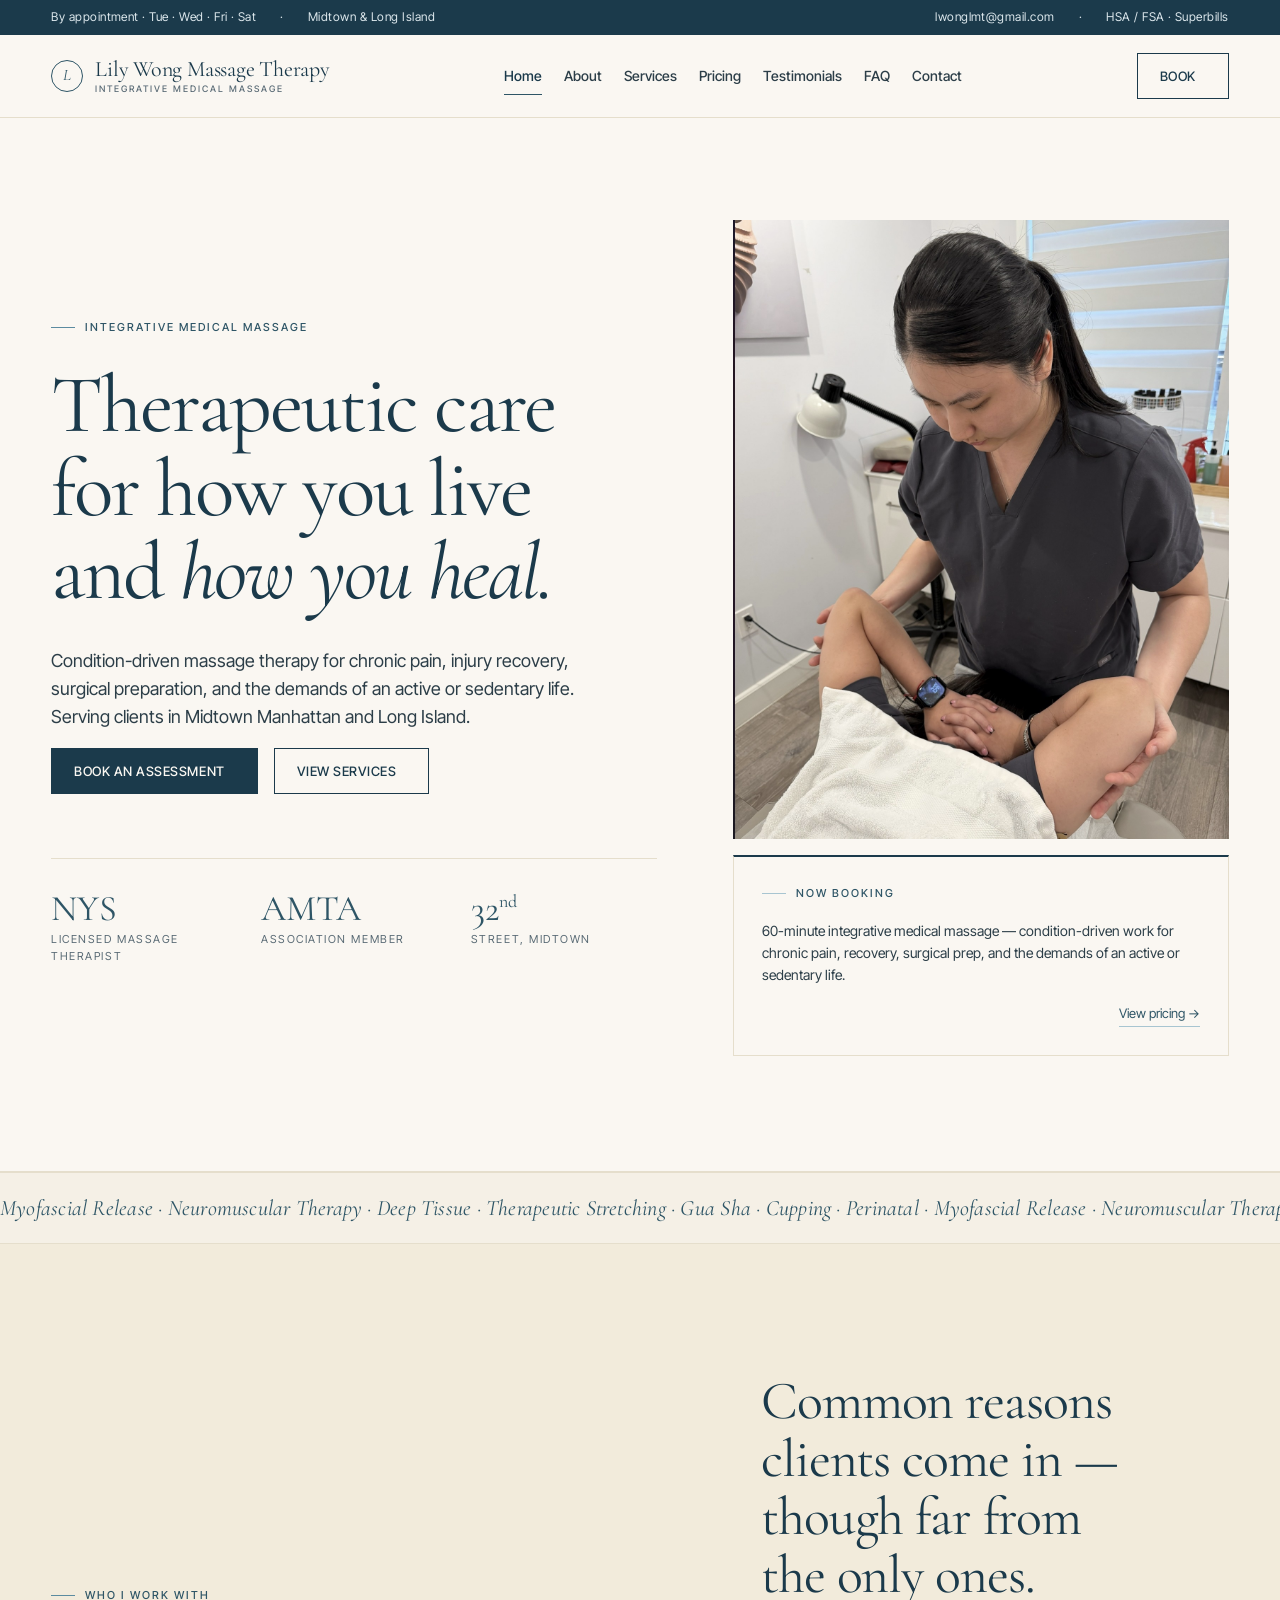
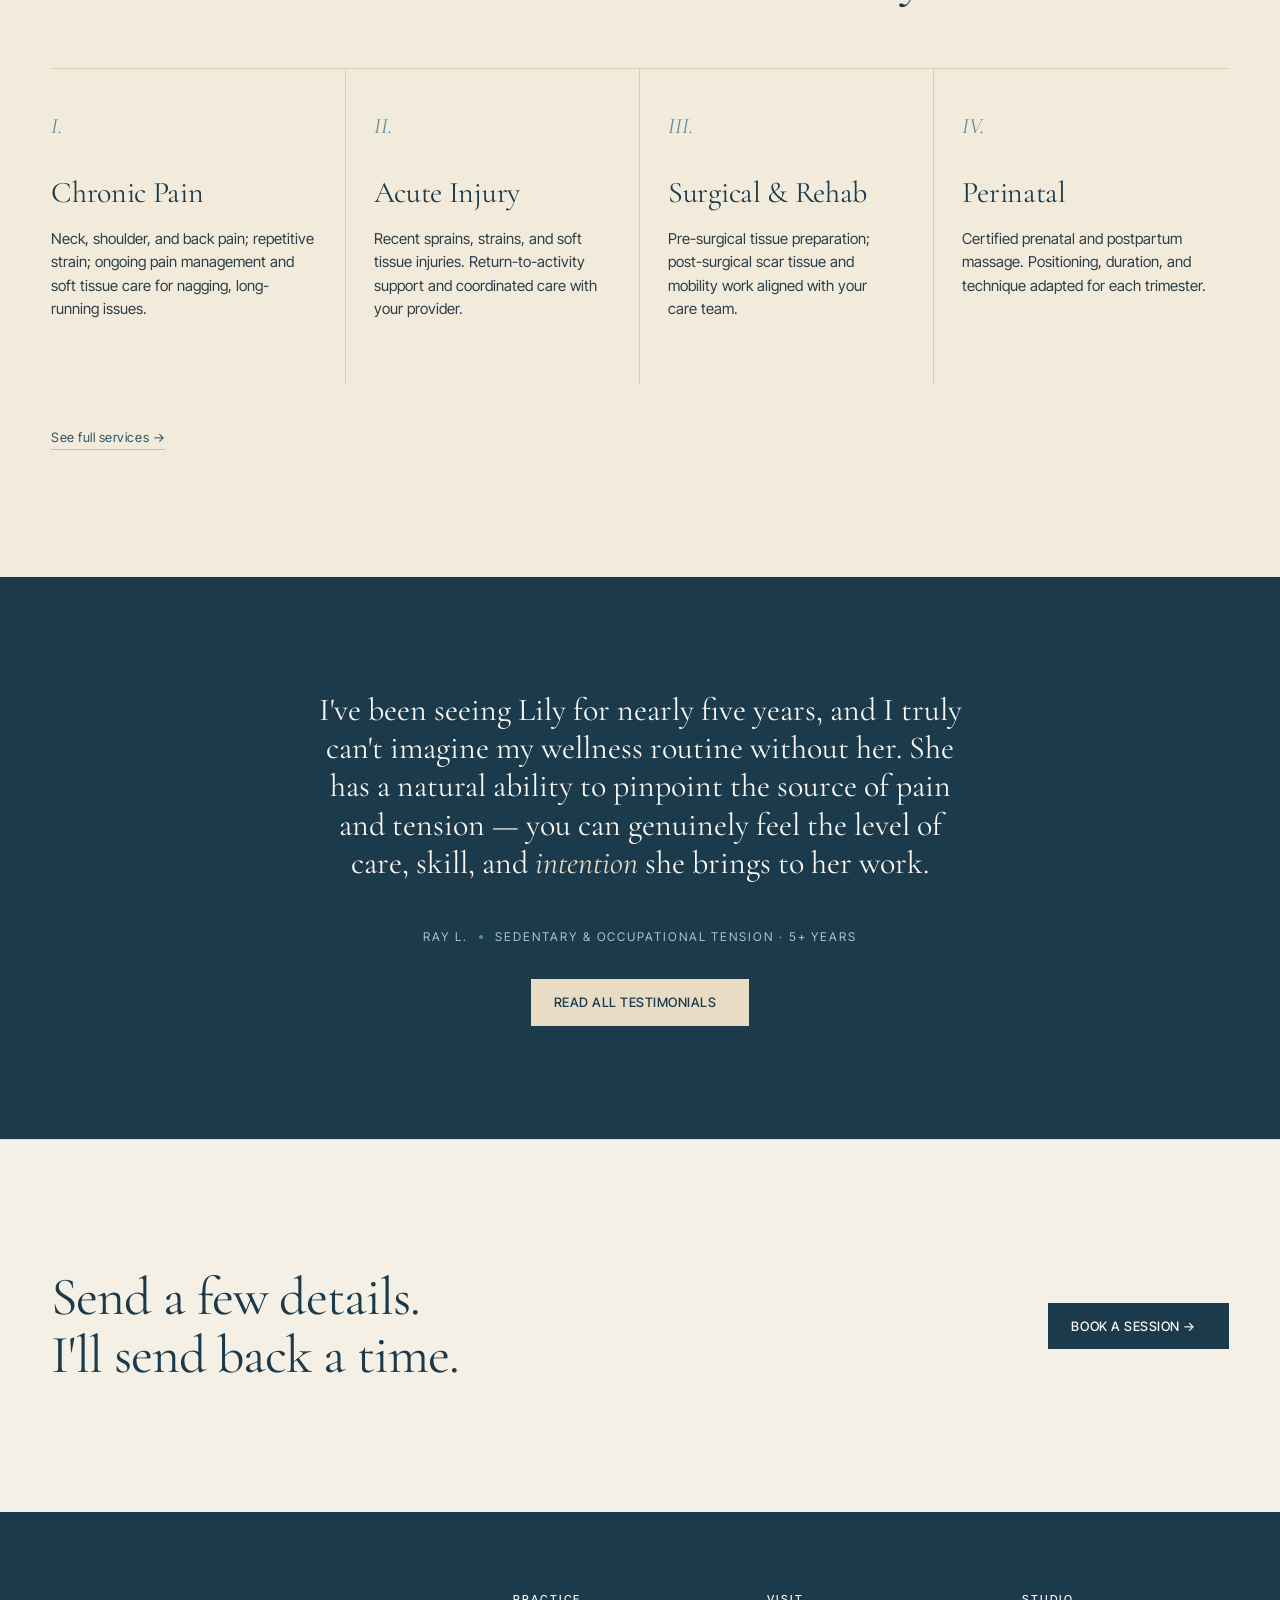
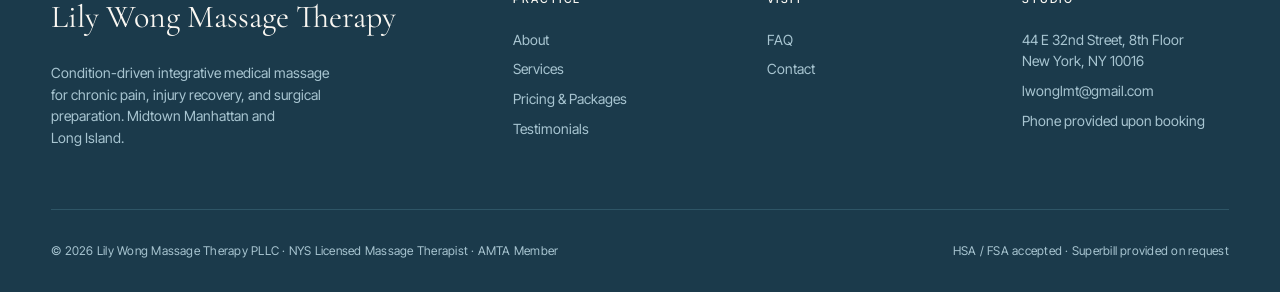
<file: index.html>
<!doctype html>
<html lang="en">
<head>
<meta charset="utf-8" />
<meta name="viewport" content="width=device-width, initial-scale=1" />
<title>Lily Wong Massage Therapy — Integrative Medical Massage, Midtown &amp; Long Island</title>
<link rel="preconnect" href="https://fonts.googleapis.com" />
<link rel="preconnect" href="https://fonts.gstatic.com" crossorigin />
<link href="https://fonts.googleapis.com/css2?family=Cormorant+Garamond:ital,wght@0,400;0,500;1,400&family=Inter+Tight:wght@400;500;600&family=JetBrains+Mono:wght@400;500&display=swap" rel="stylesheet" />
<link rel="stylesheet" href="styles.css" />
</head>
<body data-page="home">
<div data-include="nav"></div>

<!-- ============== HERO ============== -->
<header class="hero" data-screen-label="01 Home — Hero">
  <div class="container hero-inner">
    <div class="hero-copy reveal reveal-hero" style="transition-delay: .15s;">
      <span class="eyebrow">Integrative Medical Massage</span>
      <h1>Therapeutic care<br/>for how you live<br/>and <span class="serif-italic">how you heal.</span></h1>
      <p class="lead">Condition-driven massage therapy for chronic pain, injury recovery, surgical preparation, and the demands of an active or sedentary life. Serving clients in Midtown Manhattan and Long Island.</p>
      <div class="hero-cta">
        <a href="contact.html" class="btn">Book an Assessment</a>
        <a href="services.html" class="btn btn-ghost">View Services</a>
      </div>
      <ul class="hero-meta">
        <li><span class="hero-meta-num">NYS</span><span>Licensed Massage Therapist</span></li>
        <li><span class="hero-meta-num">AMTA</span><span>Association Member</span></li>
        <li><span class="hero-meta-num">32<sup>nd</sup></span><span>Street, Midtown</span></li>
      </ul>
    </div>
    <div class="hero-image reveal reveal-hero">
      <span class="eyebrow hero-mobile-eyebrow">Integrative Medical Massage</span>
      <div class="hero-photo">
        <img src="images/practitioner-treatment.jpg" alt="Lily Wong performing therapeutic massage treatment on a client" />
      </div>
      <div class="hero-card hero-card--below">
        <div class="hero-card-row">
          <span class="eyebrow" style="--steel-500:#A8C5D1">Now Booking</span>
        </div>
        <p class="hero-card-text">60-minute integrative medical massage — condition-driven work for chronic pain, recovery, surgical prep, and the demands of an active or sedentary life.</p>
        <div class="hero-card-row" style="justify-content: flex-end;">
          <a href="pricing.html" class="hero-card-link">View pricing →</a>
        </div>
      </div>
    </div>
  </div>
</header>

<!-- ============== MARQUEE ============== -->
<div class="strip" aria-hidden="true">
  <div class="strip-track">
    <span>Myofascial Release · Neuromuscular Therapy · Deep Tissue · Therapeutic Stretching · Gua Sha · Cupping · Perinatal · Myofascial Release · Neuromuscular Therapy · Deep Tissue · Therapeutic Stretching · Gua Sha · Cupping · Perinatal · </span>
    <span>Myofascial Release · Neuromuscular Therapy · Deep Tissue · Therapeutic Stretching · Gua Sha · Cupping · Perinatal · Myofascial Release · Neuromuscular Therapy · Deep Tissue · Therapeutic Stretching · Gua Sha · Cupping · Perinatal · </span>
  </div>
</div>

<!-- ============== WHO I WORK WITH ============== -->
<section class="section section--cream">
  <div class="container">
    <div class="who-head">
      <span class="eyebrow">Who I Work With</span>
      <h2>Common reasons clients come in — though far from the only ones.</h2>
    </div>

    <div class="who-grid">
      <article class="who-card reveal">
        <div class="who-num">I.</div>
        <h3>Chronic Pain</h3>
        <p>Neck, shoulder, and back pain; repetitive strain; ongoing pain management and soft tissue care for nagging, long-running issues.</p>
      </article>
      <article class="who-card reveal">
        <div class="who-num">II.</div>
        <h3>Acute Injury</h3>
        <p>Recent sprains, strains, and soft tissue injuries. Return-to-activity support and coordinated care with your provider.</p>
      </article>
      <article class="who-card reveal">
        <div class="who-num">III.</div>
        <h3>Surgical &amp; Rehab</h3>
        <p>Pre-surgical tissue preparation; post-surgical scar tissue and mobility work aligned with your care team.</p>
      </article>
      <article class="who-card reveal">
        <div class="who-num">IV.</div>
        <h3>Perinatal</h3>
        <p>Certified prenatal and postpartum massage. Positioning, duration, and technique adapted for each trimester.</p>
      </article>
    </div>
    <div style="margin-top: 40px;"><a href="services.html" class="inline-link">See full services →</a></div>
  </div>
</section>

<!-- ============== TESTIMONIAL — compact ============== -->
<section class="section section--steel" style="padding: clamp(56px, 7vw, 96px) 0;">
  <div class="container">
    <div class="quote-feature reveal" style="max-width: 760px;">
      <blockquote style="font-size: clamp(22px, 2.6vw, 32px);">
        I've been seeing Lily for nearly five years, and I truly can't imagine my wellness routine without her. She has a natural ability to pinpoint the source of pain and tension — you can genuinely feel the level of care, skill, and <em>intention</em> she brings to her work.
      </blockquote>
      <div class="quote-attr">
        <span>Ray L.</span>
        <span class="dot"></span>
        <span>Sedentary &amp; occupational tension · 5+ years</span>
      </div>
      <div style="margin-top: 32px;"><a href="testimonials.html" class="btn btn-cream">Read all testimonials</a></div>
    </div>
  </div>
</section>

<!-- ============== CTA ============== -->
<section class="section cta-band">
  <div class="container cta-inner reveal">
    <h2>Send a few details.<br/>I'll send back a time.</h2>
    <a href="contact.html" class="btn">Book a session →</a>
  </div>
</section>

<div data-include="footer"></div>

<style>
  /* ===== Home page only ===== */
  .hero {
    padding: clamp(56px, 8vw, 112px) 0 clamp(72px, 9vw, 120px);
    border-bottom: 1px solid var(--rule-soft);
  }
  .hero-inner {
    display: grid;
    grid-template-columns: 1.1fr 0.9fr;
    gap: clamp(40px, 6vw, 96px);
    align-items: center;
  }
  .hero-copy h1 { margin: 28px 0 32px; }
  .hero-cta { display: flex; gap: 16px; flex-wrap: wrap; margin-bottom: 64px; }
  .hero-meta {
    list-style: none;
    padding: 0;
    margin: 0;
    display: grid;
    grid-template-columns: repeat(3, 1fr);
    gap: 24px;
    border-top: 1px solid var(--rule-soft);
    padding-top: 32px;
  }
  .hero-meta li { display: flex; flex-direction: column; gap: 4px; }
  .hero-meta-num {
    font-family: var(--font-display);
    font-size: 36px;
    color: var(--steel-700);
    line-height: 1;
  }
  .hero-meta-num sup { font-size: 0.5em; }
  .hero-meta li span:last-child {
    font-size: 11px;
    letter-spacing: 0.14em;
    text-transform: uppercase;
    color: var(--ink-mute);
  }

  .hero-image { position: relative; }
  .hero-photo {
    position: relative;
    aspect-ratio: 4/5;
    overflow: hidden;
    background: var(--steel-100);
  }
  .hero-photo img { width: 100%; height: 100%; object-fit: cover; filter: saturate(0.85); }
  .hero-mobile-eyebrow { display: none; }
  .hero-card {
    position: absolute;
    bottom: -40px;
    left: -40px;
    background: var(--paper);
    border: 1px solid var(--rule-soft);
    padding: 28px;
    width: 280px;
    box-shadow: 0 24px 48px -32px rgba(15, 31, 40, 0.25);
  }
  .hero-card-row { display: flex; justify-content: space-between; align-items: center; }
  .hero-card-text { font-size: 14px; color: var(--ink-soft); margin: 18px 0 18px; }
  .hero-card-price {
    font-family: var(--font-display);
    font-size: 28px;
    color: var(--steel-900);
    line-height: 1;
  }
  .hero-card-link { font-size: 13px; color: var(--steel-700); border-bottom: 1px solid var(--steel-300); padding-bottom: 2px; }

  @media (max-width: 880px) {
    .hero-inner { grid-template-columns: 1fr; }
    .hero-copy { order: 2; }
    .hero-copy > .eyebrow { display: none; }
    .hero-image { order: 1; margin-bottom: 8px; }
    .hero { padding-top: 28px; }
    .hero-mobile-eyebrow {
      display: block;
      font-family: var(--font-display);
      font-size: 30px;
      font-weight: 500;
      font-style: italic;
      letter-spacing: -0.01em;
      text-transform: none;
      color: var(--steel-900);
      text-align: center;
      margin-bottom: 20px;
      padding-bottom: 18px;
      border-bottom: 1px solid var(--rule-soft);
      width: 100%;
    }
    .hero-mobile-eyebrow::before { display: none; }
    .hero-photo {
      margin: 0 calc(-1 * var(--gutter));
      aspect-ratio: 5/4;
    }
    .hero-card { position: static; width: 100%; margin-top: 24px; }
    .hero-meta { grid-template-columns: 1fr 1fr; }
  }
  @media (max-width: 480px) {
    .hero-meta { grid-template-columns: 1fr; }
  }

  .hero-card--below {
    position: static;
    width: 100%;
    margin-top: 16px;
    box-shadow: none;
    border-top: 2px solid var(--steel-900);
  }

  /* Approach */
  .approach-side { grid-column: span 5; }
  .approach-body { grid-column: span 7; }
  .approach-body .lead { margin-bottom: 24px; }
  .approach-body p:not(.lead) { color: var(--ink-soft); margin-bottom: 28px; }
  .inline-link {
    font-size: 13px;
    letter-spacing: 0.04em;
    color: var(--steel-700);
    border-bottom: 1px solid var(--steel-300);
    padding-bottom: 4px;
  }
  .inline-link:hover { color: var(--steel-900); border-color: var(--steel-700); }
  @media (max-width: 880px) {
    .approach-side, .approach-body { grid-column: span 6; }
  }

  /* Who */
  .who-head { display: flex; justify-content: space-between; align-items: end; gap: 32px; margin-bottom: 64px; flex-wrap: wrap; }
  .who-head h2 { max-width: 18ch; }
  .who-grid { display: grid; grid-template-columns: repeat(4, 1fr); gap: 0; border-top: 1px solid var(--rule); }
  .who-card {
    padding: 40px 28px 40px 0;
    border-right: 1px solid var(--rule);
    padding-right: 28px;
    padding-left: 28px;
  }
  .who-card:first-child { padding-left: 0; }
  .who-card:last-child { border-right: 0; padding-right: 0; }
  .who-num {
    font-family: var(--font-display);
    font-style: italic;
    font-size: 22px;
    color: var(--steel-500);
    margin-bottom: 32px;
  }
  .who-card h3 { margin-bottom: 16px; }
  .who-card p { color: var(--ink-soft); font-size: 15px; margin-bottom: 24px; }
  .who-tags { display: flex; flex-wrap: wrap; gap: 6px; }
  @media (max-width: 980px) {
    .who-grid { grid-template-columns: 1fr 1fr; }
    .who-card { border-bottom: 1px solid var(--rule); }
    .who-card:nth-child(2) { border-right: 0; }
    .who-card:nth-child(3) { padding-left: 0; }
  }
  @media (max-width: 600px) {
    .who-grid { grid-template-columns: 1fr; }
    .who-card { border-right: 0; padding-left: 0; padding-right: 0; }
  }

  /* Credentials */
  .credentials { align-items: start; gap: 80px; }
  .cred-image { position: sticky; top: 120px; }
  .cred-image img {
    width: 100%;
    aspect-ratio: 4/5;
    object-fit: cover;
    filter: saturate(0.85);
  }
  .cred-copy h2 { margin: 24px 0 28px; }
  .cred-copy .lead { margin-bottom: 40px; }

  /* Quote feature */
  .quote-feature { max-width: 880px; margin: 0 auto; text-align: center; padding: 24px 0; }
  .quote-mark {
    font-family: var(--font-display);
    font-size: 120px;
    line-height: 0.5;
    color: var(--cream);
    margin-bottom: 32px;
  }
  blockquote {
    font-family: var(--font-display);
    font-size: clamp(28px, 3.4vw, 44px);
    line-height: 1.2;
    color: var(--paper);
    margin: 0 0 40px;
    font-weight: 400;
    text-wrap: balance;
  }
  blockquote em { color: var(--cream); font-style: italic; }
  .quote-attr {
    font-size: 12px;
    letter-spacing: 0.16em;
    text-transform: uppercase;
    color: var(--steel-300);
    display: inline-flex;
    align-items: center;
    gap: 4px;
  }

  /* Visit */
  .visit { gap: 80px; align-items: start; }
  .visit h2 { margin: 24px 0 28px; }
  .schedule { list-style: none; padding: 0; margin: 0; }
  .schedule li {
    display: grid;
    grid-template-columns: 130px 1fr;
    gap: 32px;
    padding: 28px 0;
    border-top: 1px solid var(--rule-soft);
  }
  .schedule li:last-child { border-bottom: 1px solid var(--rule-soft); }
  .schedule-time {
    font-family: var(--font-mono);
    font-size: 12px;
    color: var(--steel-700);
    letter-spacing: 0.04em;
    padding-top: 4px;
  }
  .schedule h4 { margin-bottom: 8px; }
  .schedule p { color: var(--ink-soft); margin: 0; font-size: 15px; }

  /* CTA band */
  .cta-band { background: var(--paper-warm); border-top: 1px solid var(--rule-soft); }
  .cta-inner { display: flex; justify-content: space-between; align-items: center; gap: 40px; flex-wrap: wrap; }
  .cta-inner h2 { max-width: 16ch; }
</style>

<script src="chrome.js"></script>
</body>
</html>
</file>
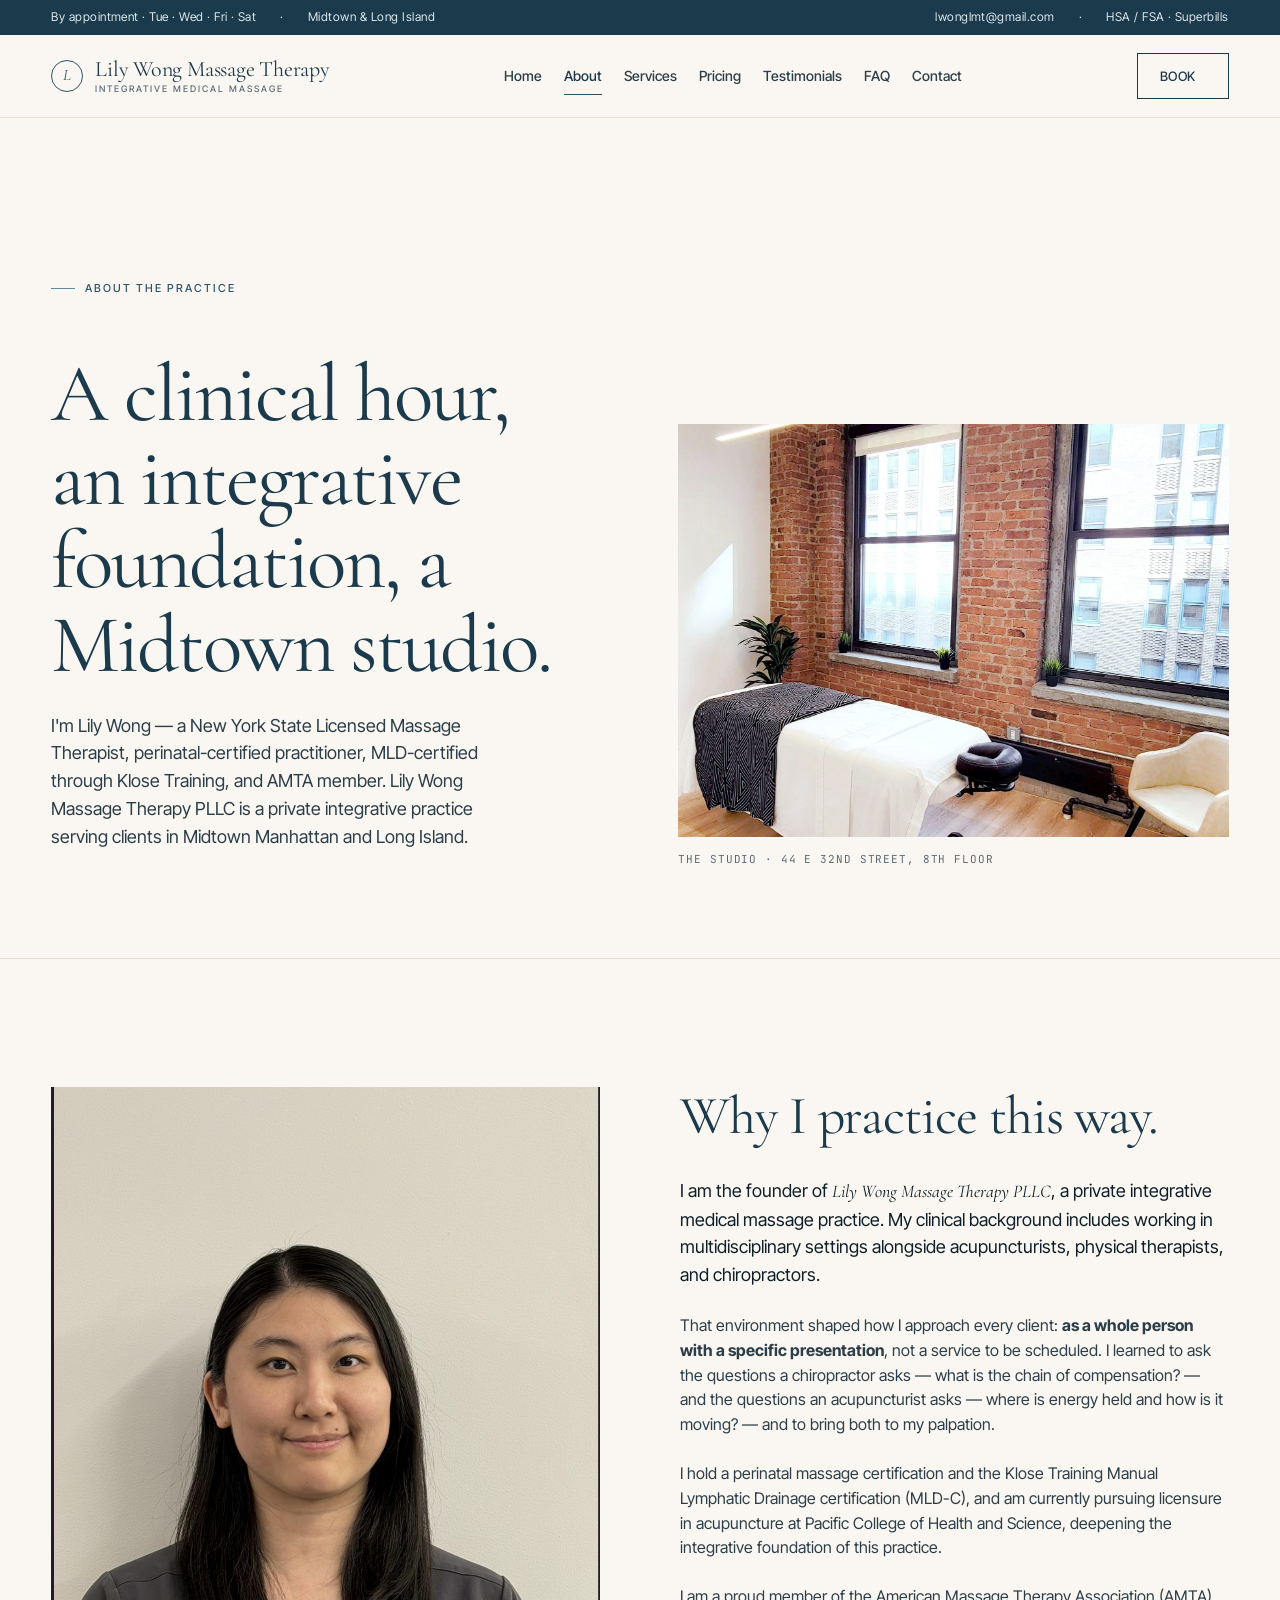
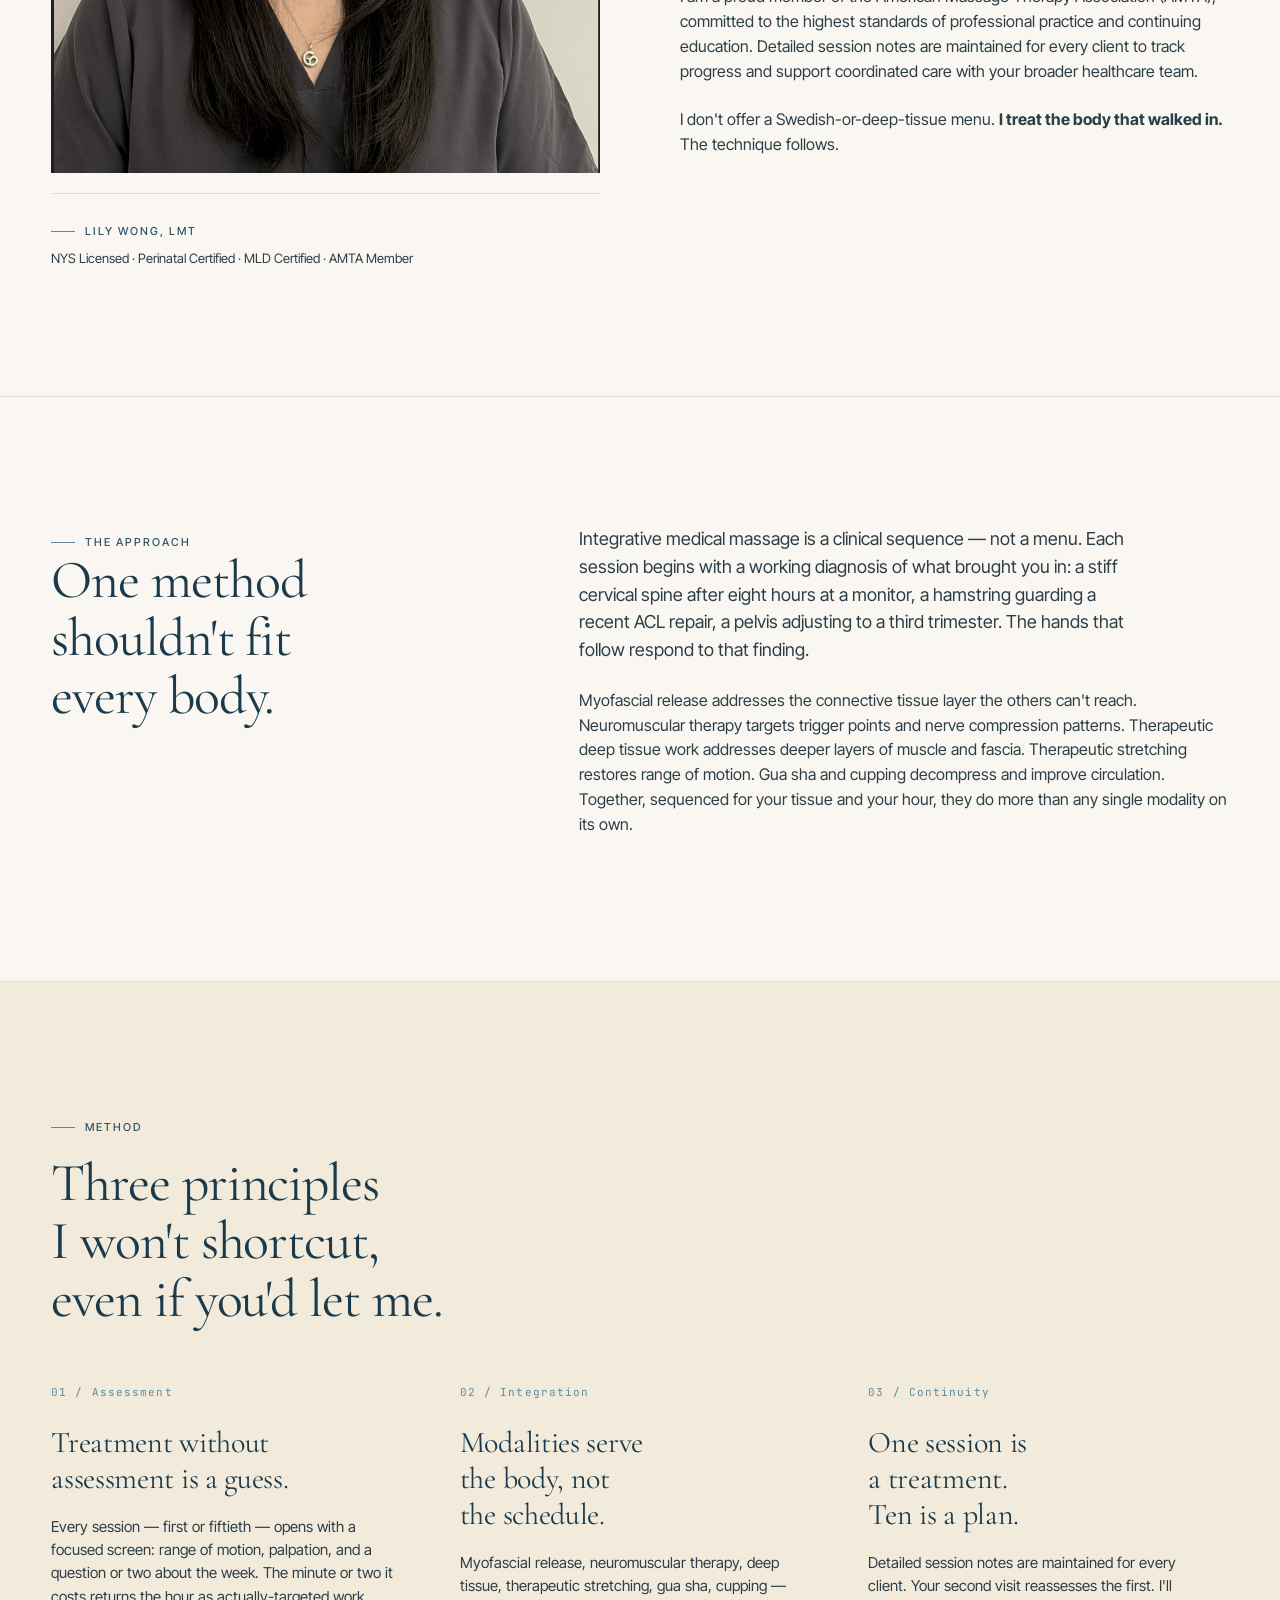
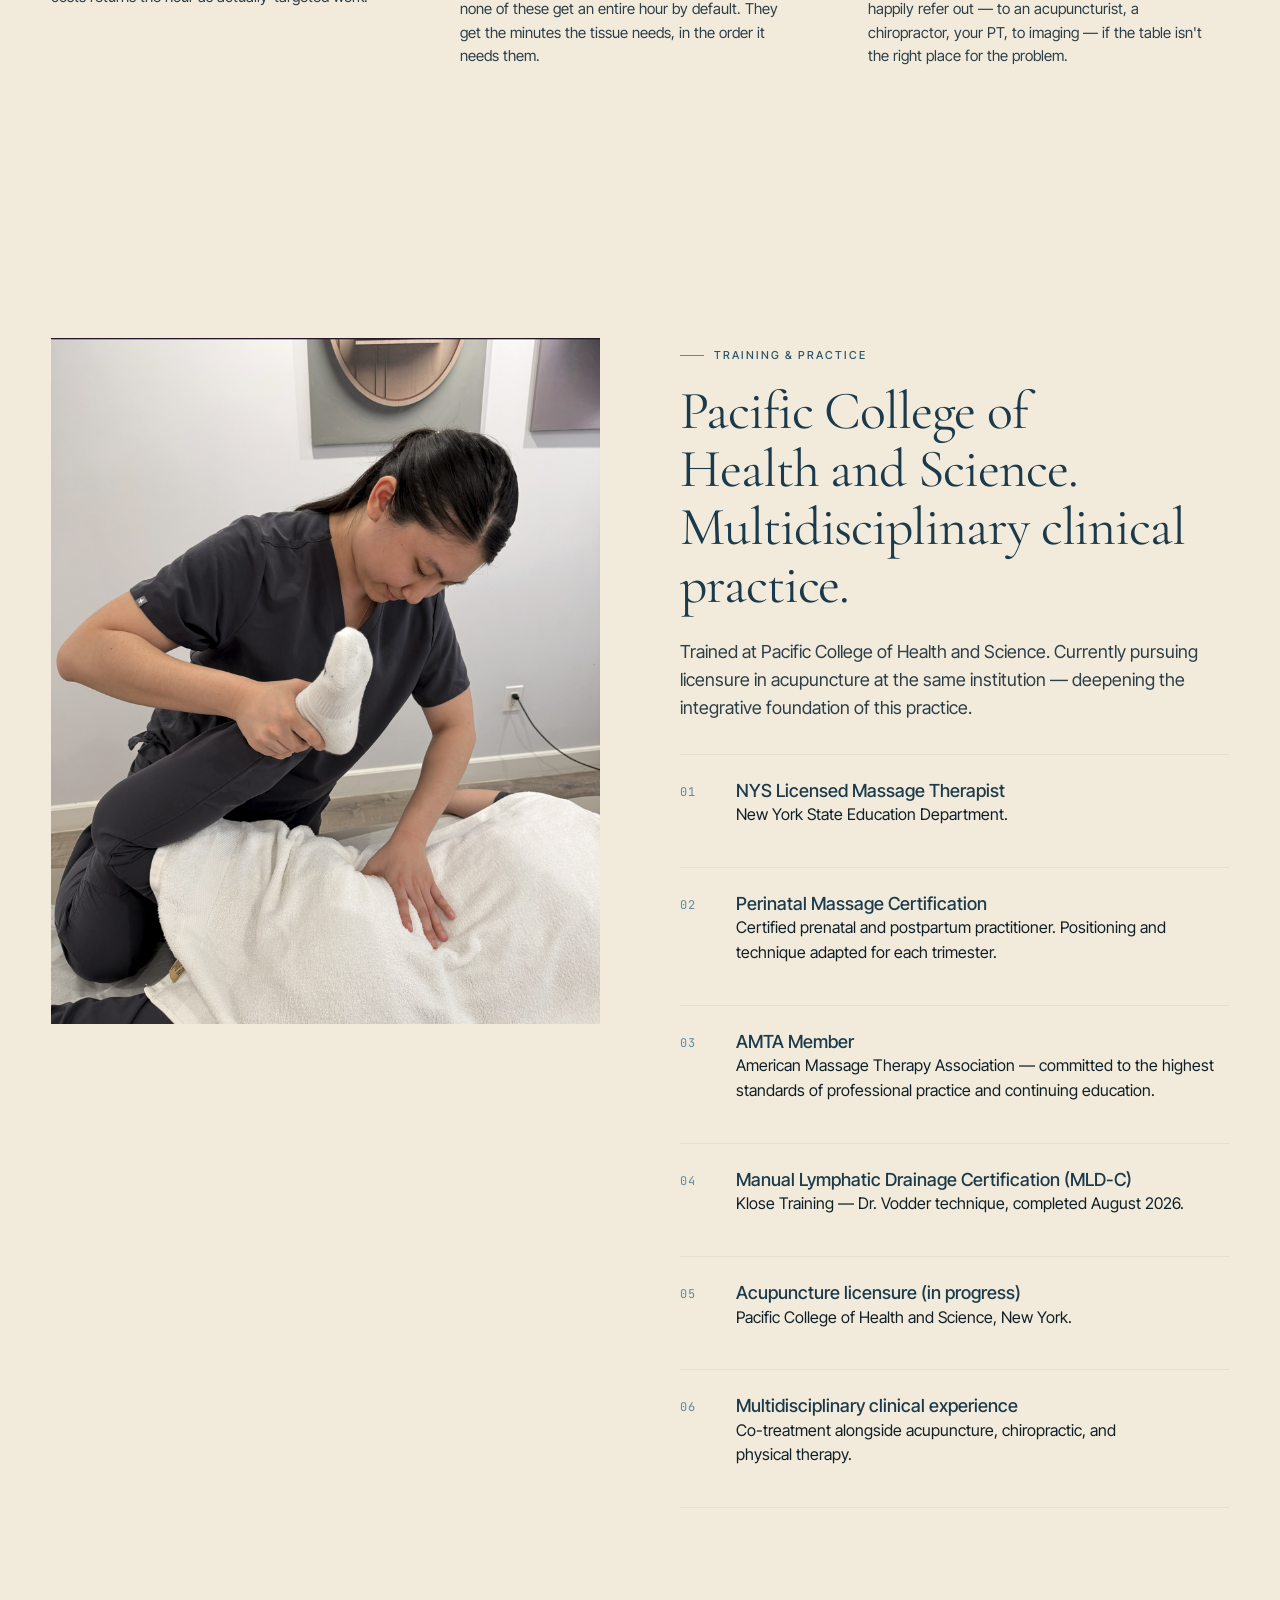
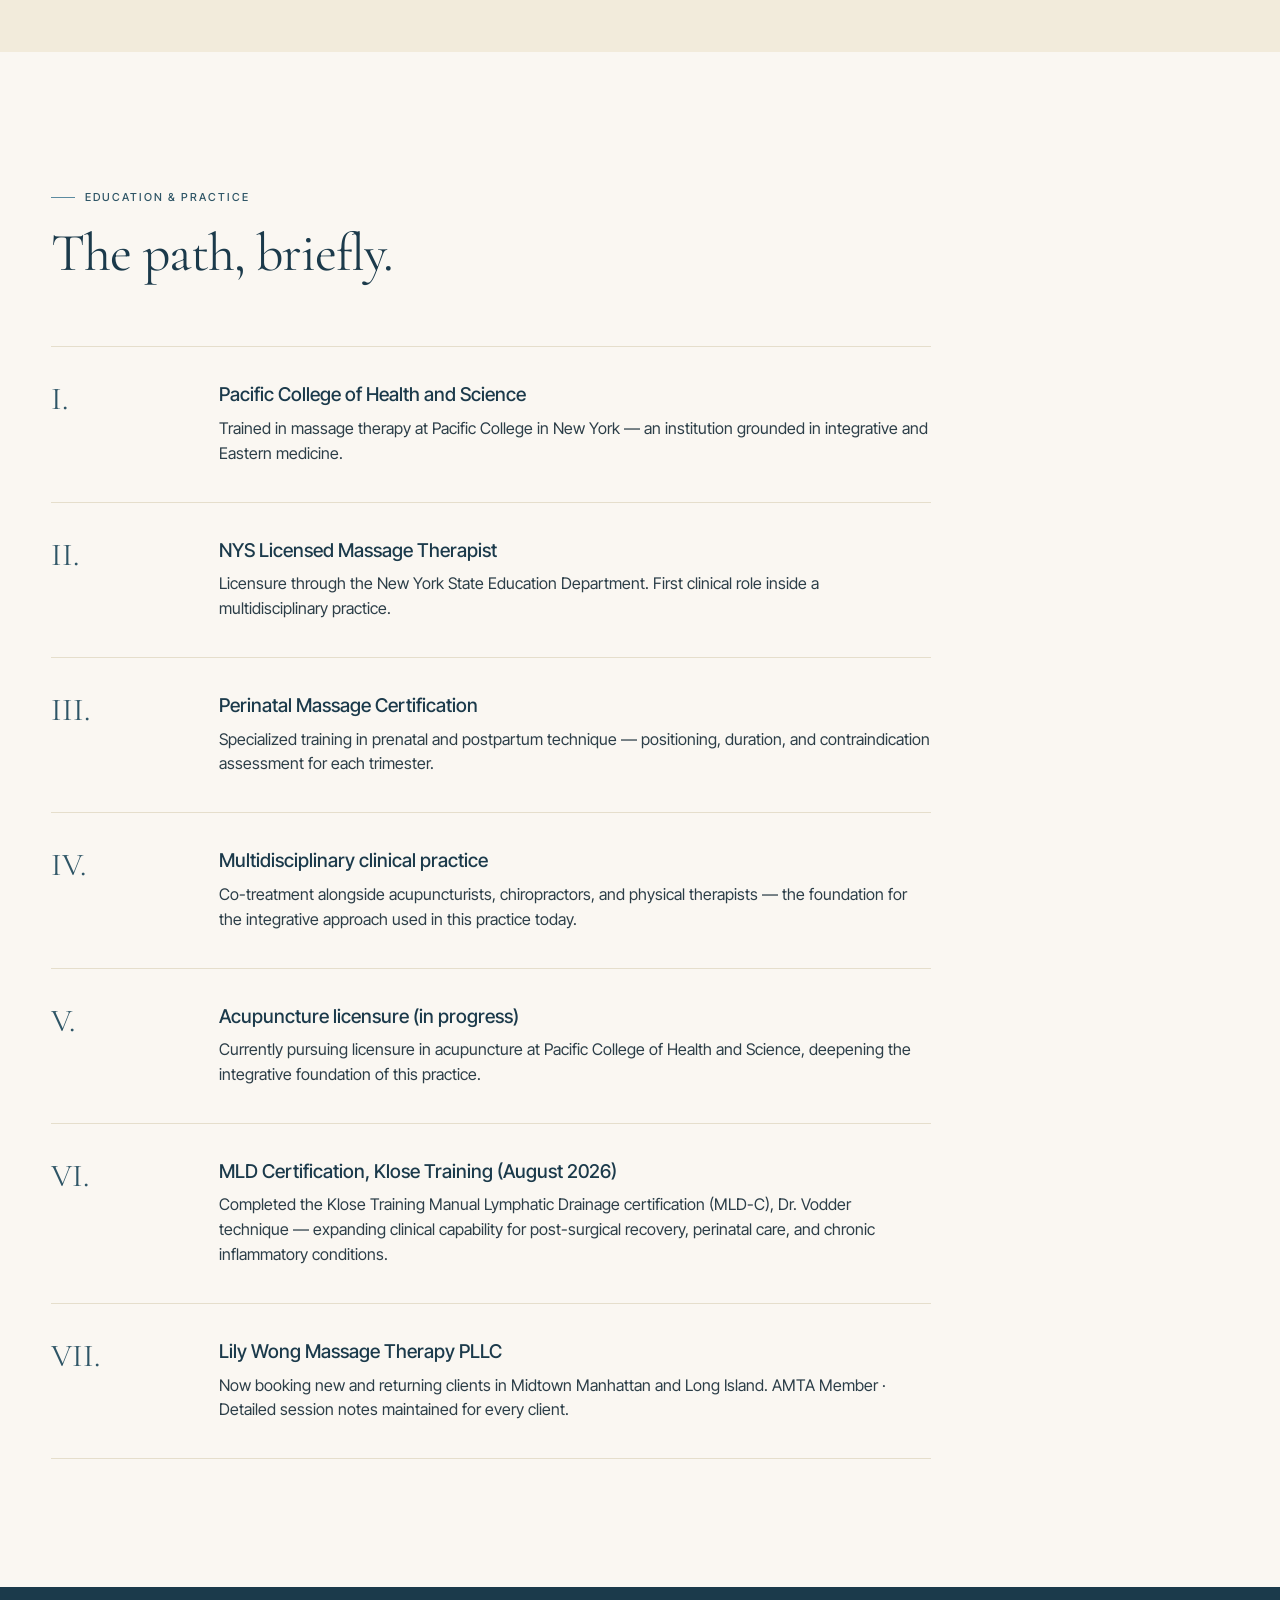
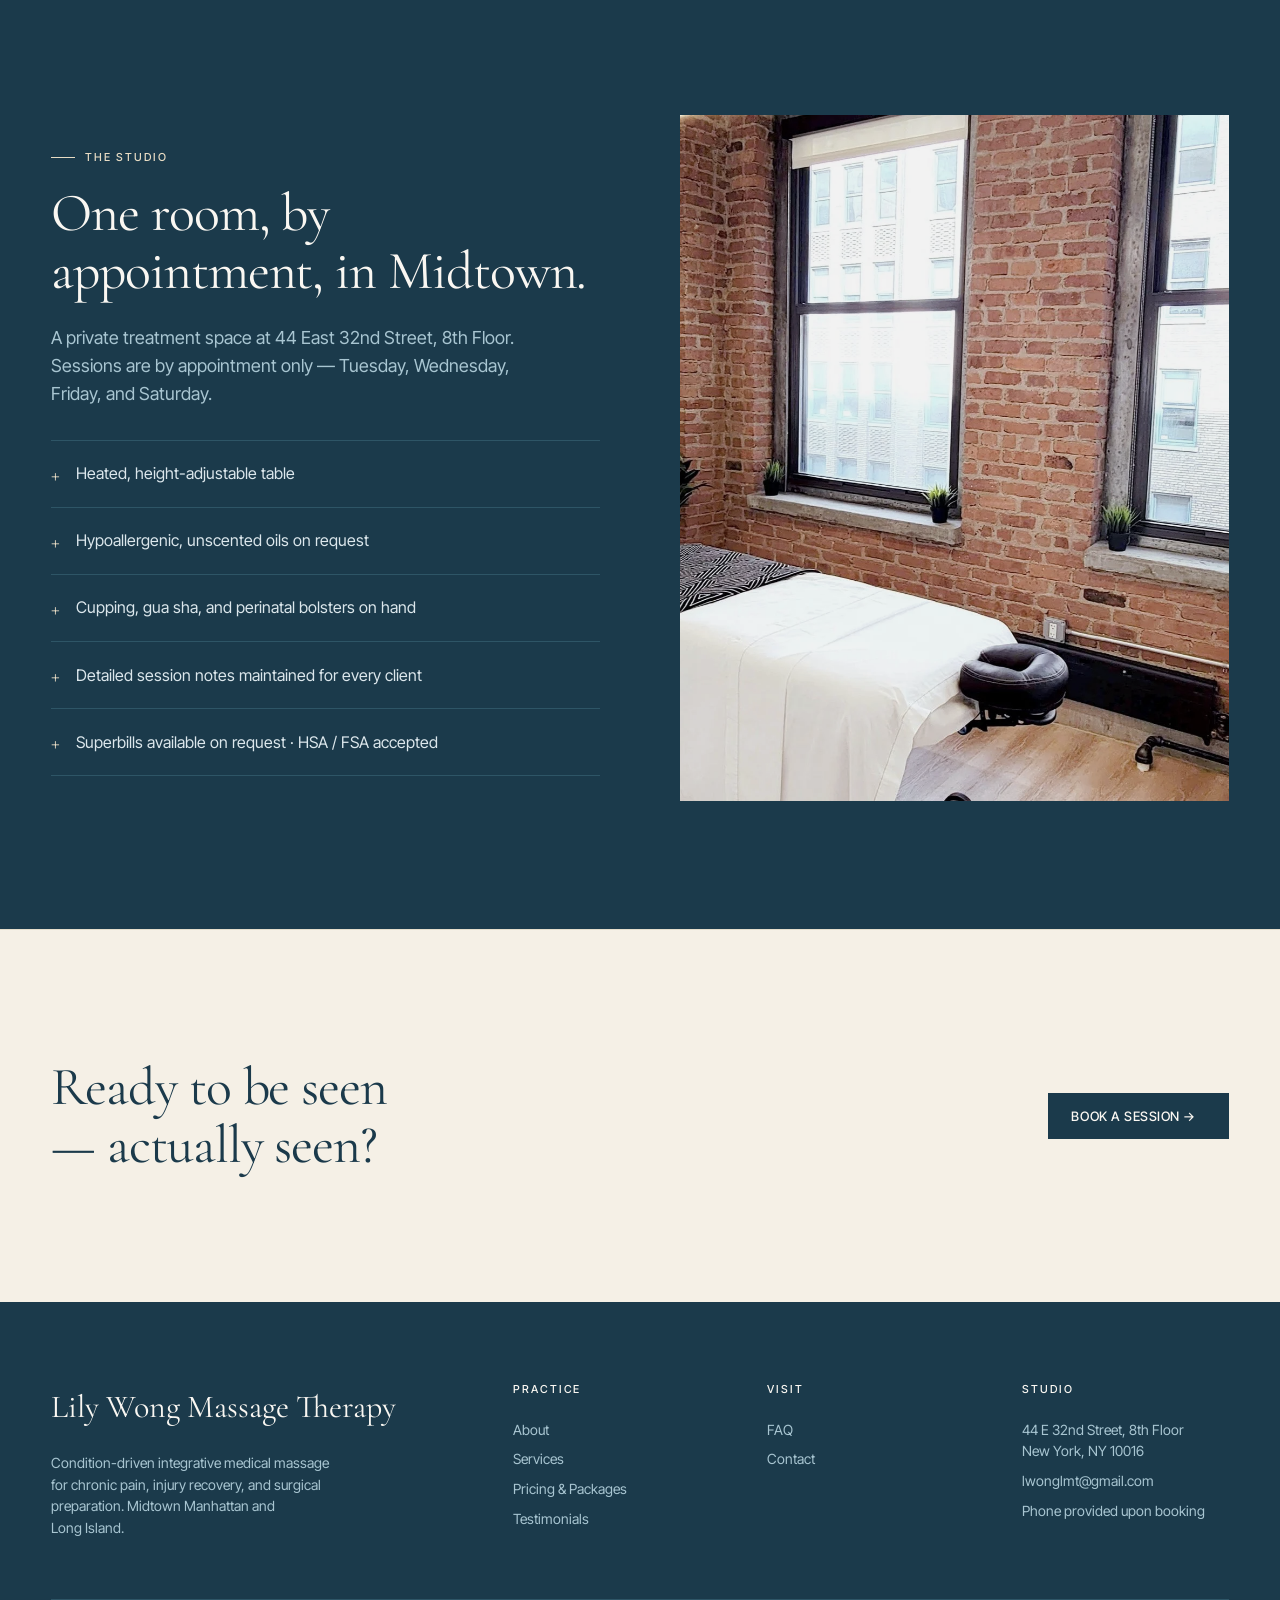
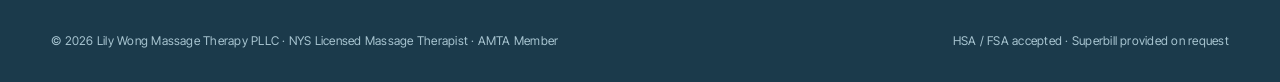
<file: about.html>
<!doctype html>
<html lang="en">
<head>
<meta charset="utf-8" />
<meta name="viewport" content="width=device-width, initial-scale=1" />
<title>About — Lily Wong Massage Therapy</title>
<link rel="preconnect" href="https://fonts.googleapis.com" />
<link rel="preconnect" href="https://fonts.gstatic.com" crossorigin />
<link href="https://fonts.googleapis.com/css2?family=Cormorant+Garamond:ital,wght@0,400;0,500;1,400&family=Inter+Tight:wght@400;500;600&family=JetBrains+Mono:wght@400;500&display=swap" rel="stylesheet" />
<link rel="stylesheet" href="styles.css" />
</head>
<body data-page="about">
<div data-include="nav"></div>

<header class="page-header" data-screen-label="02 About — Header">
  <div class="container">
    <div class="about-header-grid">
      <div class="about-header-copy">
        <span class="eyebrow">About the Practice</span>
        <h1>A clinical hour, an integrative foundation, a Midtown studio.</h1>
        <p class="lead">I'm Lily Wong — a New York State Licensed Massage Therapist, perinatal-certified practitioner, MLD-certified through Klose Training, and AMTA member. Lily Wong Massage Therapy PLLC is a private integrative practice serving clients in Midtown Manhattan and Long Island.</p>
      </div>
      <figure class="about-header-photo">
        <img src="images/treatment-room.jpg" alt="The treatment room — exposed brick, large windows overlooking Midtown" />
        <figcaption>The studio · 44 E 32nd Street, 8th Floor</figcaption>
      </figure>
    </div>
  </div>
  <style>
    .about-header-grid {
      display: grid;
      grid-template-columns: 1fr 1fr;
      gap: clamp(40px, 6vw, 80px);
      align-items: end;
    }
    .about-header-copy h1 { margin-top: 28px; }
    .about-header-copy .lead { margin-top: 24px; max-width: 44ch; }
    .about-header-photo { margin: 0; }
    .about-header-photo img {
      width: 100%;
      aspect-ratio: 4/3;
      object-fit: cover;
      filter: saturate(0.92);
      display: block;
    }
    .about-header-photo figcaption {
      margin-top: 14px;
      font-family: var(--font-mono);
      font-size: 11px;
      letter-spacing: 0.08em;
      text-transform: uppercase;
      color: var(--ink-mute);
    }
    @media (max-width: 880px) {
      .about-header-grid { grid-template-columns: 1fr; gap: 32px; }
    }
  </style>
</header>

<!-- Portrait + bio -->
<section class="section">
  <div class="container">
    <div class="grid grid-2 about-bio" style="gap: 80px; align-items: start;">
      <div class="bio-portrait">
        <img src="images/lily-portrait.jpg" alt="Portrait of Lily Wong, LMT" />
        <div class="bio-caption">
          <span class="eyebrow">Lily Wong, LMT</span>
          <p>NYS Licensed · Perinatal Certified · MLD Certified · AMTA Member</p>
        </div>
      </div>
      <div class="bio-copy">
        <h2>Why I practice this way.</h2>
        <p class="lead">I am the founder of <em class="serif-italic">Lily Wong Massage Therapy PLLC</em>, a private integrative medical massage practice. My clinical background includes working in multidisciplinary settings alongside acupuncturists, physical therapists, and chiropractors.</p>
        <p>That environment shaped how I approach every client: <strong>as a whole person with a specific presentation</strong>, not a service to be scheduled. I learned to ask the questions a chiropractor asks — what is the chain of compensation? — and the questions an acupuncturist asks — where is energy held and how is it moving? — and to bring both to my palpation.</p>
        <p>I hold a perinatal massage certification and the Klose Training Manual Lymphatic Drainage certification (MLD-C), and am currently pursuing licensure in acupuncture at Pacific College of Health and Science, deepening the integrative foundation of this practice.</p>
        <p>I am a proud member of the American Massage Therapy Association (AMTA), committed to the highest standards of professional practice and continuing education. Detailed session notes are maintained for every client to track progress and support coordinated care with your broader healthcare team.</p>
        <p>I don't offer a Swedish-or-deep-tissue menu. <strong>I treat the body that walked in.</strong> The technique follows.</p>
      </div>
    </div>
  </div>
</section>

<hr class="rule" />

<!-- Approach (moved from home) -->
<section class="section">
  <div class="container">
    <div class="approach-grid">
      <div class="approach-side">
        <span class="eyebrow">The Approach</span>
        <h2>One method shouldn't fit every body.</h2>
      </div>
      <div class="approach-body">
        <p class="lead">Integrative medical massage is a clinical sequence — not a menu. Each session begins with a working diagnosis of what brought you in: a stiff cervical spine after eight hours at a monitor, a hamstring guarding a recent ACL repair, a pelvis adjusting to a third trimester. The hands that follow respond to that finding.</p>
        <p>Myofascial release addresses the connective tissue layer the others can't reach. Neuromuscular therapy targets trigger points and nerve compression patterns. Therapeutic deep tissue work addresses deeper layers of muscle and fascia. Therapeutic stretching restores range of motion. Gua sha and cupping decompress and improve circulation. Together, sequenced for your tissue and your hour, they do more than any single modality on its own.</p>
      </div>
    </div>
    <style>
      .approach-grid {
        display: grid;
        grid-template-columns: 5fr 7fr;
        gap: clamp(32px, 5vw, 80px);
        align-items: start;
      }
      .approach-grid h2 { max-width: 14ch; }
      .approach-grid .lead { margin-bottom: 24px; }
      .approach-grid p:not(.lead) { color: var(--ink-soft); }
      @media (max-width: 880px) {
        .approach-grid { grid-template-columns: 1fr; gap: 24px; }
      }
    </style>
  </div>
</section>

<hr class="rule" />

<!-- Philosophy / values -->
<section class="section section--cream">
  <div class="container">
    <span class="eyebrow">Method</span>
    <h2 style="max-width: 22ch; margin: 18px 0 56px;">Three principles I won't shortcut, even if you'd let me.</h2>
    <div class="grid grid-3 method-grid">
      <div>
        <span class="card-num">01 / Assessment</span>
        <h3>Treatment without assessment is a guess.</h3>
        <p>Every session — first or fiftieth — opens with a focused screen: range of motion, palpation, and a question or two about the week. The minute or two it costs returns the hour as actually-targeted work.</p>
      </div>
      <div>
        <span class="card-num">02 / Integration</span>
        <h3>Modalities serve the body, not the schedule.</h3>
        <p>Myofascial release, neuromuscular therapy, deep tissue, therapeutic stretching, gua sha, cupping — none of these get an entire hour by default. They get the minutes the tissue needs, in the order it needs them.</p>
      </div>
      <div>
        <span class="card-num">03 / Continuity</span>
        <h3>One session is a treatment. Ten is a plan.</h3>
        <p>Detailed session notes are maintained for every client. Your second visit reassesses the first. I'll happily refer out — to an acupuncturist, a chiropractor, your PT, to imaging — if the table isn't the right place for the problem.</p>
      </div>
    </div>
  </div>
</section>

<!-- Training & Practice (moved from home) -->
<section class="section section--cream">
  <div class="container">
    <div class="grid grid-2 credentials" style="gap: 80px; align-items: start;">
      <div class="cred-image">
        <img src="images/leg-treatment.png" alt="Lily Wong performing therapeutic leg work on a client during an integrative session" style="width:100%; aspect-ratio: 4/5; object-fit: cover; object-position: center top; filter: saturate(0.95) contrast(1.03);" />
      </div>
      <div class="cred-copy">
        <span class="eyebrow">Training &amp; Practice</span>
        <h2 style="margin: 18px 0 24px;">Pacific College of Health and Science.<br/>Multidisciplinary clinical practice.</h2>
        <p class="lead" style="margin-bottom: 32px;">Trained at Pacific College of Health and Science. Currently pursuing licensure in acupuncture at the same institution — deepening the integrative foundation of this practice.</p>
        <ul class="numbered">
          <li>
            <h4>NYS Licensed Massage Therapist</h4>
            <p>New York State Education Department.</p>
          </li>
          <li>
            <h4>Perinatal Massage Certification</h4>
            <p>Certified prenatal and postpartum practitioner. Positioning and technique adapted for each trimester.</p>
          </li>
          <li>
            <h4>AMTA Member</h4>
            <p>American Massage Therapy Association — committed to the highest standards of professional practice and continuing education.</p>
          </li>
          <li>
            <h4>Manual Lymphatic Drainage Certification (MLD-C)</h4>
            <p>Klose Training — Dr. Vodder technique, completed August 2026.</p>
          </li>
          <li>
            <h4>Acupuncture licensure (in progress)</h4>
            <p>Pacific College of Health and Science, New York.</p>
          </li>
          <li>
            <h4>Multidisciplinary clinical experience</h4>
            <p>Co-treatment alongside acupuncture, chiropractic, and physical therapy.</p>
          </li>
        </ul>
      </div>
    </div>
  </div>
</section>

<!-- Timeline -->
<section class="section">
  <div class="container">
    <div class="timeline-head">
      <span class="eyebrow">Education &amp; Practice</span>
      <h2>The path, briefly.</h2>
    </div>
    <ol class="timeline">
      <li>
        <span class="timeline-year">I.</span>
        <div>
          <h4>Pacific College of Health and Science</h4>
          <p>Trained in massage therapy at Pacific College in New York — an institution grounded in integrative and Eastern medicine.</p>
        </div>
      </li>
      <li>
        <span class="timeline-year">II.</span>
        <div>
          <h4>NYS Licensed Massage Therapist</h4>
          <p>Licensure through the New York State Education Department. First clinical role inside a multidisciplinary practice.</p>
        </div>
      </li>
      <li>
        <span class="timeline-year">III.</span>
        <div>
          <h4>Perinatal Massage Certification</h4>
          <p>Specialized training in prenatal and postpartum technique — positioning, duration, and contraindication assessment for each trimester.</p>
        </div>
      </li>
      <li>
        <span class="timeline-year">IV.</span>
        <div>
          <h4>Multidisciplinary clinical practice</h4>
          <p>Co-treatment alongside acupuncturists, chiropractors, and physical therapists — the foundation for the integrative approach used in this practice today.</p>
        </div>
      </li>
      <li>
        <span class="timeline-year">V.</span>
        <div>
          <h4>Acupuncture licensure (in progress)</h4>
          <p>Currently pursuing licensure in acupuncture at Pacific College of Health and Science, deepening the integrative foundation of this practice.</p>
        </div>
      </li>
      <li>
        <span class="timeline-year">VI.</span>
        <div>
          <h4>MLD Certification, Klose Training (August 2026)</h4>
          <p>Completed the Klose Training Manual Lymphatic Drainage certification (MLD-C), Dr. Vodder technique — expanding clinical capability for post-surgical recovery, perinatal care, and chronic inflammatory conditions.</p>
        </div>
      </li>
      <li>
        <span class="timeline-year">VII.</span>
        <div>
          <h4>Lily Wong Massage Therapy PLLC</h4>
          <p>Now booking new and returning clients in Midtown Manhattan and Long Island. AMTA Member · Detailed session notes maintained for every client.</p>
        </div>
      </li>
    </ol>
  </div>
</section>

<!-- Studio band -->
<section class="section section--steel">
  <div class="container">
    <div class="grid grid-2 studio-band">
      <div>
        <span class="eyebrow">The Studio</span>
        <h2>One room, by appointment, in Midtown.</h2>
        <p class="lead" style="color: var(--steel-300); max-width: 50ch;">A private treatment space at 44 East 32nd Street, 8th Floor. Sessions are by appointment only — Tuesday, Wednesday, Friday, and Saturday.</p>
        <ul class="studio-list">
          <li><span>Heated, height-adjustable table</span></li>
          <li><span>Hypoallergenic, unscented oils on request</span></li>
          <li><span>Cupping, gua sha, and perinatal bolsters on hand</span></li>
          <li><span>Detailed session notes maintained for every client</span></li>
          <li><span>Superbills available on request · HSA / FSA accepted</span></li>
        </ul>
      </div>
      <div class="studio-img-wrap">
        <img src="images/treatment-room.jpg" alt="Lily Wong Massage Therapy studio — 44 E 32nd Street, 8th Floor" />
      </div>
    </div>
  </div>
</section>

<!-- CTA -->
<section class="section cta-band">
  <div class="container cta-inner">
    <h2>Ready to be seen — actually seen?</h2>
    <a href="contact.html" class="btn">Book a session →</a>
  </div>
</section>

<div data-include="footer"></div>

<style>
  .bio-portrait { position: sticky; top: 120px; }
  .bio-portrait img { width: 100%; aspect-ratio: 4/5; object-fit: cover; filter: saturate(0.85); }
  .bio-caption { padding: 20px 0 0; border-top: 1px solid var(--rule-soft); margin-top: 20px; }
  .bio-caption p { font-size: 13px; color: var(--ink-soft); margin: 8px 0 0; }
  .bio-copy h2 { margin-bottom: 32px; }
  .bio-copy p { color: var(--ink-soft); margin-bottom: 24px; }
  .bio-copy .lead { color: var(--ink); }

  .method-grid > div { padding-right: 16px; }
  .method-grid h3 { margin-bottom: 18px; max-width: 18ch; }
  .method-grid p { color: var(--ink-soft); font-size: 15px; }

  .timeline-head { margin-bottom: 64px; }
  .timeline-head h2 { margin-top: 18px; }
  .timeline { list-style: none; padding: 0; margin: 0; max-width: 880px; }
  .timeline li {
    display: grid;
    grid-template-columns: 120px 1fr;
    gap: 48px;
    padding: 36px 0;
    border-top: 1px solid var(--rule-soft);
  }
  .timeline li:last-child { border-bottom: 1px solid var(--rule-soft); }
  .timeline-year {
    font-family: var(--font-display);
    font-size: 32px;
    color: var(--steel-700);
    line-height: 1;
  }
  .timeline h4 { margin-bottom: 8px; font-size: 19px; }
  .timeline p { color: var(--ink-soft); margin: 0; }

  .studio-band { gap: 80px; align-items: center; }
  .studio-band h2 { margin: 18px 0 24px; }
  .studio-list { list-style: none; padding: 0; margin: 32px 0 0; }
  .studio-list li {
    border-top: 1px solid var(--steel-700);
    padding: 16px 0;
    color: var(--steel-100);
    display: flex;
    align-items: center;
    gap: 16px;
  }
  .studio-list li::before { content: "+"; color: var(--cream); font-family: var(--font-display); font-size: 22px; }
  .studio-list li:last-child { border-bottom: 1px solid var(--steel-700); }
  .studio-img-wrap img { width: 100%; aspect-ratio: 4/5; object-fit: cover; filter: saturate(0.7) brightness(0.95); }

  .cta-band { background: var(--paper-warm); border-top: 1px solid var(--rule-soft); }
  .cta-inner { display: flex; justify-content: space-between; align-items: center; gap: 40px; flex-wrap: wrap; }
  .cta-inner h2 { max-width: 16ch; }

  @media (max-width: 880px) {
    .bio-portrait { position: static; }
    .timeline li { grid-template-columns: 80px 1fr; gap: 24px; }
    .timeline-year { font-size: 22px; }
  }
</style>

<script src="chrome.js"></script>
</body>
</html>
</file>
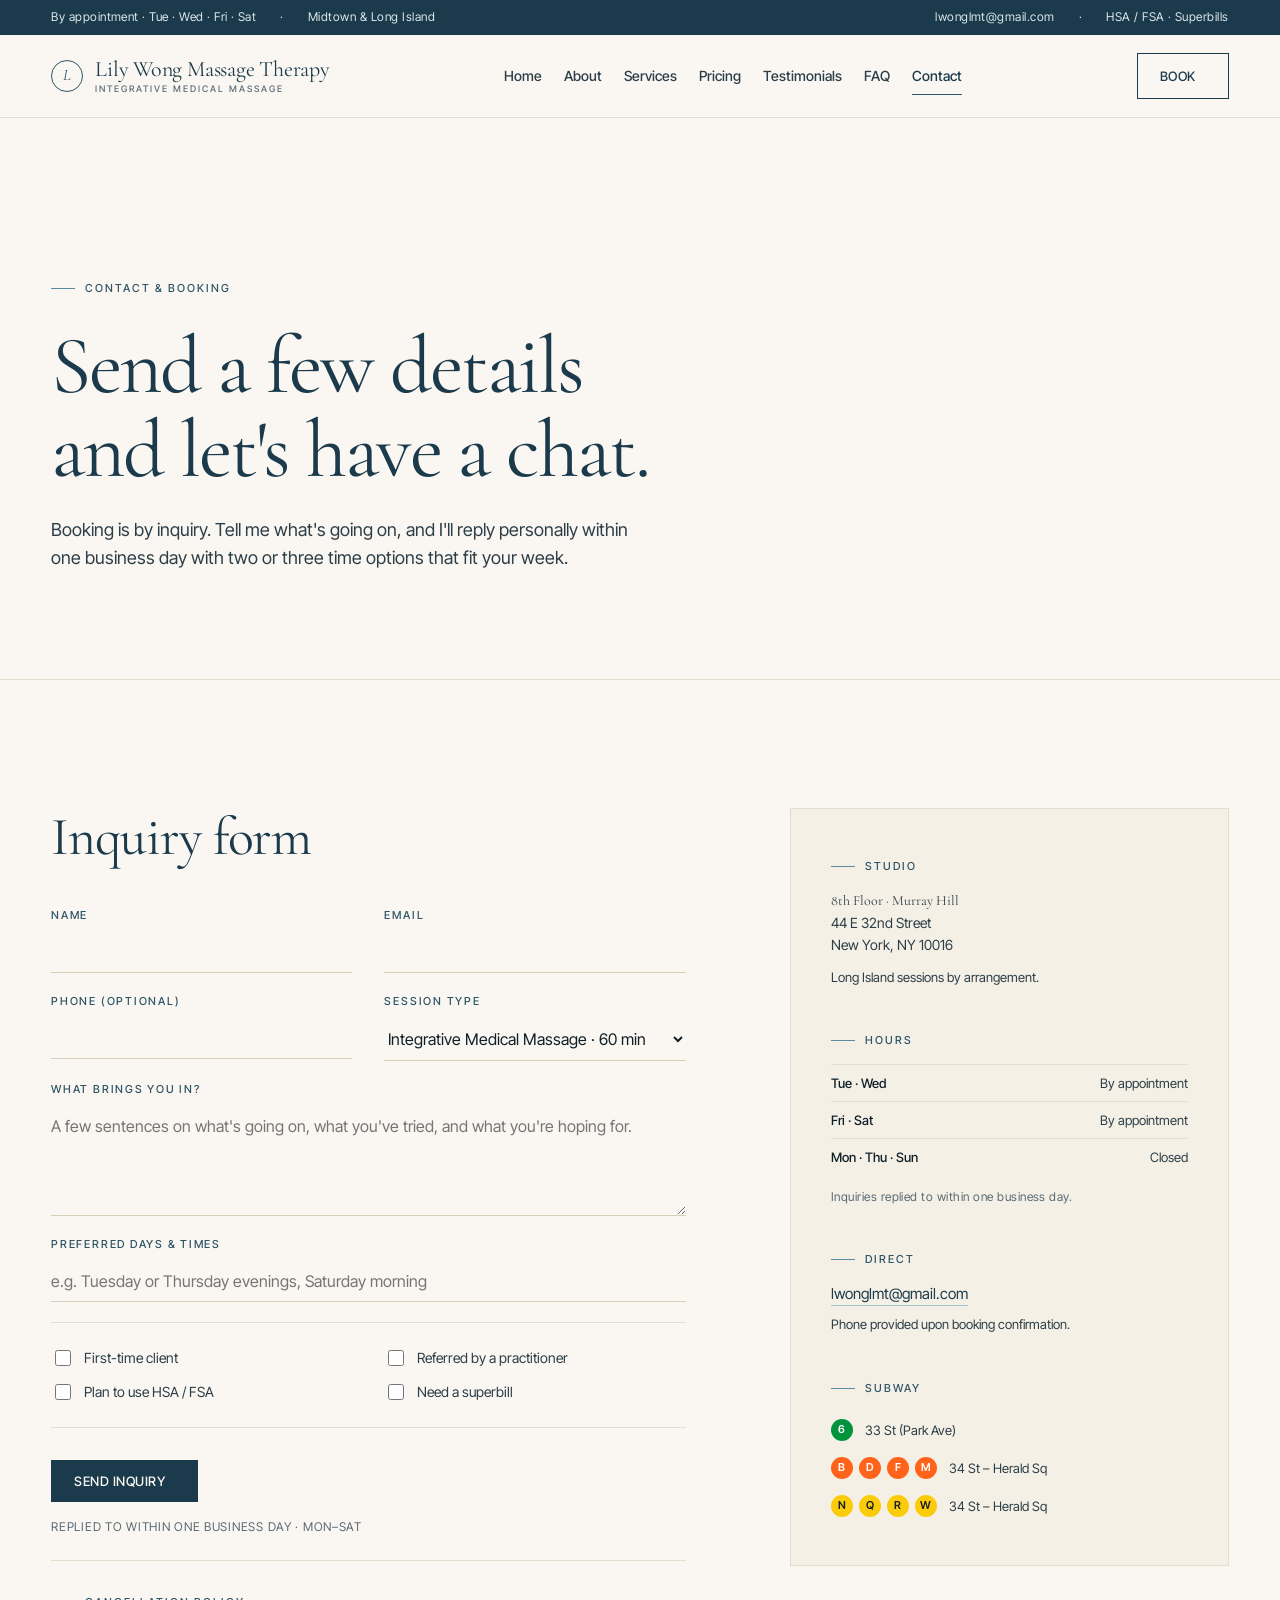
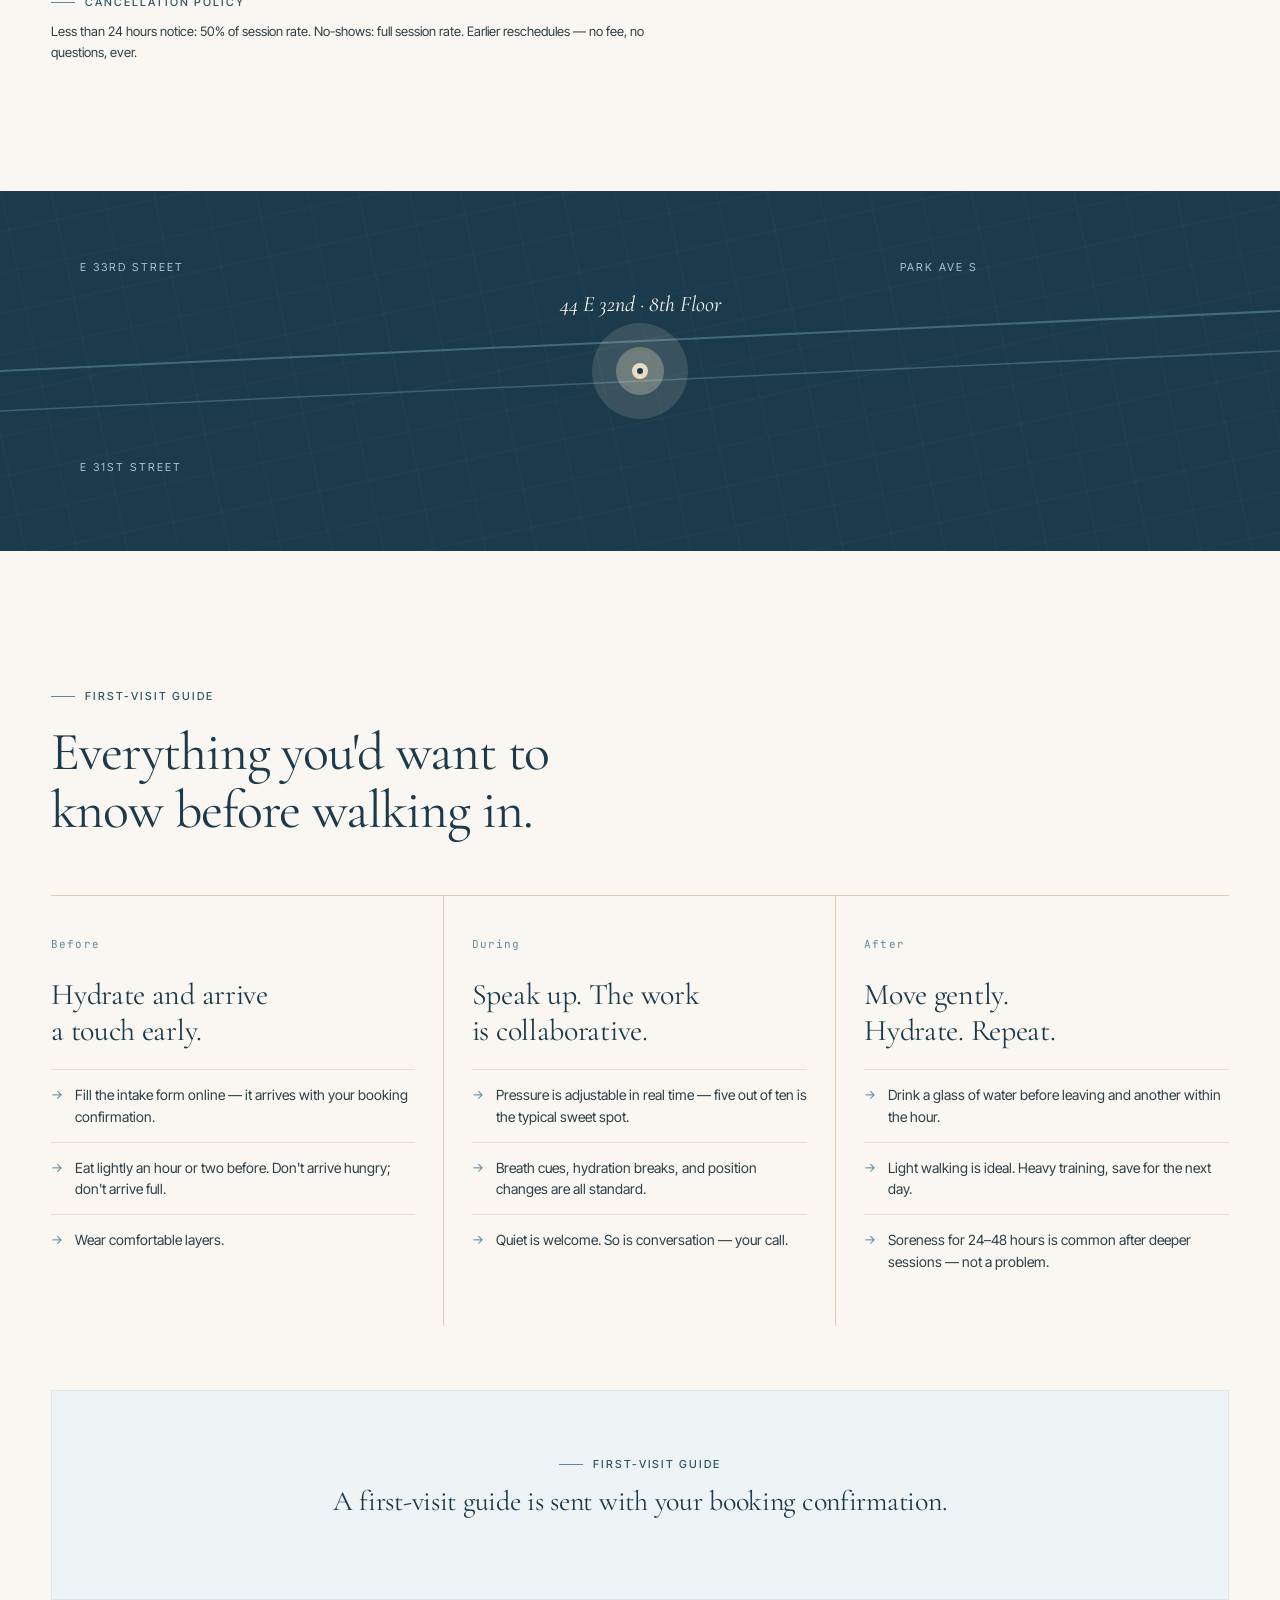
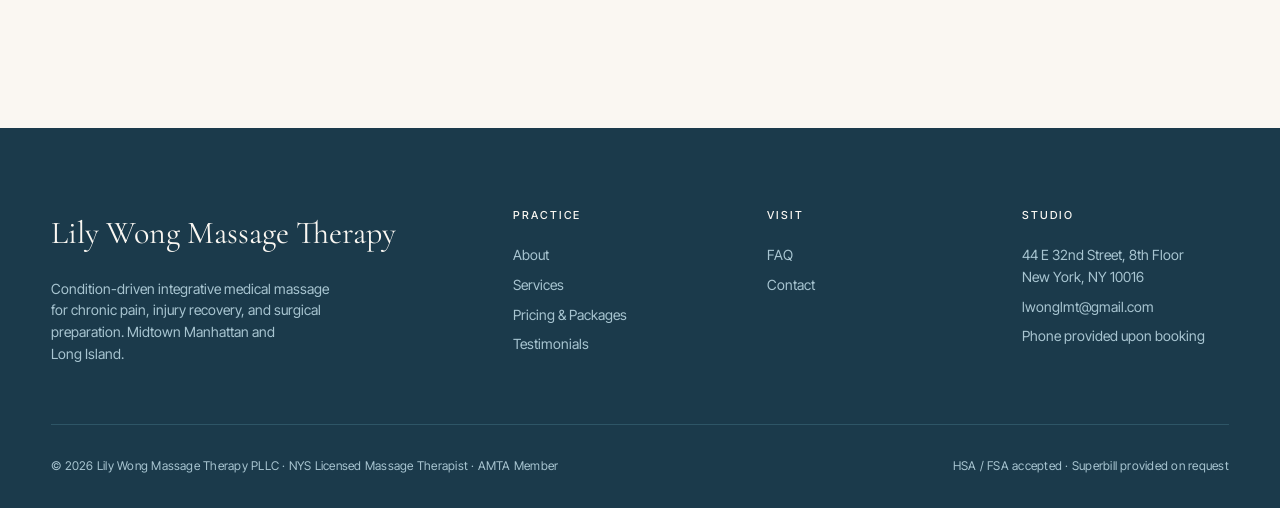
<file: contact.html>
<!doctype html>
<html lang="en">
<head>
<meta charset="utf-8" />
<meta name="viewport" content="width=device-width, initial-scale=1" />
<title>Contact &amp; First-Visit Guide — Lily Wong Massage Therapy</title>
<link rel="preconnect" href="https://fonts.googleapis.com" />
<link rel="preconnect" href="https://fonts.gstatic.com" crossorigin />
<link href="https://fonts.googleapis.com/css2?family=Cormorant+Garamond:ital,wght@0,400;0,500;1,400&family=Inter+Tight:wght@400;500;600&family=JetBrains+Mono:wght@400;500&display=swap" rel="stylesheet" />
<link rel="stylesheet" href="styles.css" />
</head>
<body data-page="contact">
<div data-include="nav"></div>

<header class="page-header" data-screen-label="07 Contact — Header">
  <div class="container">
    <span class="eyebrow">Contact &amp; Booking</span>
    <h1>Send a few details<br/>and let's have a chat.</h1>
    <p class="lead">Booking is by inquiry. Tell me what's going on, and I'll reply personally within one business day with two or three time options that fit your week.</p>
  </div>
</header>

<!-- Form + studio info -->
<section class="section">
  <div class="container">
    <div class="contact-layout">
      <form class="contact-form" id="inquiry-form" action="https://formsubmit.co/lwonglmt@gmail.com" method="POST">
        <h2>Inquiry form</h2>

        <input type="hidden" name="_subject" value="New inquiry — lilywongmassage.com" />
        <input type="hidden" name="_template" value="table" />
        <input type="text" name="_honey" style="display:none" tabindex="-1" autocomplete="off" />

        <div class="grid-row">
          <div class="field">
            <label for="name">Name</label>
            <input id="name" name="Name" type="text" required />
          </div>
          <div class="field">
            <label for="email">Email</label>
            <input id="email" name="Email" type="email" required />
          </div>
        </div>
        <div class="grid-row">
          <div class="field">
            <label for="phone">Phone (optional)</label>
            <input id="phone" name="Phone" type="tel" />
          </div>
          <div class="field">
            <label for="session">Session type</label>
            <select id="session" name="Session type">
              <option>Integrative Medical Massage · 60 min</option>
              <option>Integrative Medical Massage · 90 min</option>
              <option>Perinatal · 60 min</option>
              <option>Perinatal · 90 min</option>
              <option>Not sure — please advise</option>
            </select>
          </div>
        </div>
        <div class="field">
          <label for="reason">What brings you in?</label>
          <textarea id="reason" name="What brings you in" placeholder="A few sentences on what's going on, what you've tried, and what you're hoping for."></textarea>
        </div>
        <div class="field">
          <label for="when">Preferred days &amp; times</label>
          <input id="when" name="Preferred days and times" type="text" placeholder="e.g. Tuesday or Thursday evenings, Saturday morning" />
        </div>

        <div class="checkboxes">
          <label><input type="checkbox" name="First-time client" value="Yes" /> First-time client</label>
          <label><input type="checkbox" name="Referred by a practitioner" value="Yes" /> Referred by a practitioner</label>
          <label><input type="checkbox" name="Plan to use HSA / FSA" value="Yes" /> Plan to use HSA / FSA</label>
          <label><input type="checkbox" name="Need a superbill" value="Yes" /> Need a superbill</label>
        </div>

        <button type="submit" class="btn">Send Inquiry</button>
        <p class="form-note">Replied to within one business day · Mon–Sat</p>
        <div class="cancel-policy">
          <span class="eyebrow">Cancellation Policy</span>
          <p>Less than 24 hours notice: 50% of session rate. No-shows: full session rate. Earlier reschedules — no fee, no questions, ever.</p>
        </div>
      </form>

      <div id="thanks" class="thanks">
        <span class="eyebrow">Sent</span>
        <h2 style="margin-top: 18px;">Thank you.</h2>
        <p class="lead">I'll be in touch within a business day with time options. A direct number is provided in the booking confirmation if anything's urgent.</p>
      </div>

      <aside class="studio-aside">
        <div class="aside-block">
          <span class="eyebrow">Studio</span>
          <p class="aside-name">8th Floor · Murray Hill</p>
          <p>44 E 32nd Street<br/>New York, NY 10016</p>
          <p style="margin-top: 10px; font-size: 13px;">Long Island sessions by arrangement.</p>
        </div>
        <div class="aside-block">
          <span class="eyebrow">Hours</span>
          <ul class="hours">
            <li><span>Tue · Wed</span><span>By appointment</span></li>
            <li><span>Fri · Sat</span><span>By appointment</span></li>
            <li><span>Mon · Thu · Sun</span><span>Closed</span></li>
          </ul>
          <p style="margin-top: 12px; font-size: 12px; color: var(--ink-mute); letter-spacing: 0.04em;">Inquiries replied to within one business day.</p>
        </div>
        <div class="aside-block">
          <span class="eyebrow">Direct</span>
          <p><a href="mailto:lwonglmt@gmail.com" class="aside-link">lwonglmt@gmail.com</a></p>
          <p style="margin-top: 8px; font-size: 13px; color: var(--ink-soft);">Phone provided upon booking confirmation.</p>
        </div>
        <div class="aside-block">
          <span class="eyebrow">Subway</span>
          <ul class="subway">
            <li><span class="line line-456">6</span><span>33 St (Park Ave)</span></li>
            <li><span class="line line-bdfm">B</span><span class="line line-bdfm">D</span><span class="line line-bdfm">F</span><span class="line line-bdfm">M</span><span>34 St – Herald Sq</span></li>
            <li><span class="line line-nqrw">N</span><span class="line line-nqrw">Q</span><span class="line line-nqrw">R</span><span class="line line-nqrw">W</span><span>34 St – Herald Sq</span></li>
          </ul>
        </div>
      </aside>
    </div>
  </div>
</section>

<!-- Map -->
<section class="map-band">
  <div class="map">
    <svg viewBox="0 0 1280 360" preserveAspectRatio="xMidYMid slice" xmlns="http://www.w3.org/2000/svg">
      <defs>
        <pattern id="streets" x="0" y="0" width="100" height="80" patternUnits="userSpaceOnUse" patternTransform="rotate(-12)">
          <rect width="100" height="80" fill="#1B3A4B"/>
          <line x1="0" y1="0" x2="100" y2="0" stroke="#2E5566" stroke-width="0.5"/>
          <line x1="0" y1="40" x2="100" y2="40" stroke="#2E5566" stroke-width="0.4"/>
          <line x1="0" y1="0" x2="0" y2="80" stroke="#2E5566" stroke-width="0.5"/>
          <line x1="50" y1="0" x2="50" y2="80" stroke="#2E5566" stroke-width="0.4"/>
        </pattern>
      </defs>
      <rect width="1280" height="360" fill="url(#streets)"/>
      <line x1="0" y1="180" x2="1280" y2="120" stroke="#5B8BA0" stroke-width="2" opacity="0.6"/>
      <line x1="0" y1="220" x2="1280" y2="160" stroke="#5B8BA0" stroke-width="1.5" opacity="0.5"/>
      <text x="80" y="80" fill="#A8C5D1" font-family="Inter Tight, sans-serif" font-size="11" letter-spacing="2">E 33RD STREET</text>
      <text x="80" y="280" fill="#A8C5D1" font-family="Inter Tight, sans-serif" font-size="11" letter-spacing="2">E 31ST STREET</text>
      <text x="900" y="80" fill="#A8C5D1" font-family="Inter Tight, sans-serif" font-size="11" letter-spacing="2">PARK AVE S</text>
      <!-- pin -->
      <g transform="translate(640, 180)">
        <circle r="48" fill="#E8DCC4" opacity="0.15"/>
        <circle r="24" fill="#E8DCC4" opacity="0.3"/>
        <circle r="8" fill="#E8DCC4"/>
        <circle r="3" fill="#1B3A4B"/>
        <text y="-60" text-anchor="middle" fill="#FAF7F2" font-family="Cormorant Garamond, serif" font-size="22" font-style="italic">44 E 32nd · 8th Floor</text>
      </g>
    </svg>
  </div>
</section>

<!-- First Visit Guide -->
<section class="section">
  <div class="container">
    <div class="guide-head">
      <span class="eyebrow">First-Visit Guide</span>
      <h2 style="margin-top: 18px; max-width: 24ch;">Everything you'd want to know before walking in.</h2>
    </div>
    <div class="guide-grid">
      <article>
        <span class="card-num">Before</span>
        <h3>Hydrate and arrive a touch early.</h3>
        <ul>
          <li>Fill the intake form online — it arrives with your booking confirmation.</li>
          <li>Eat lightly an hour or two before. Don't arrive hungry; don't arrive full.</li>
          <li>Wear comfortable layers.</li>
        </ul>
      </article>
      <article>
        <span class="card-num">During</span>
        <h3>Speak up. The work is collaborative.</h3>
        <ul>
          <li>Pressure is adjustable in real time — five out of ten is the typical sweet spot.</li>
          <li>Breath cues, hydration breaks, and position changes are all standard.</li>
          <li>Quiet is welcome. So is conversation — your call.</li>
        </ul>
      </article>
      <article>
        <span class="card-num">After</span>
        <h3>Move gently. Hydrate. Repeat.</h3>
        <ul>
          <li>Drink a glass of water before leaving and another within the hour.</li>
          <li>Light walking is ideal. Heavy training, save for the next day.</li>
          <li>Soreness for 24–48 hours is common after deeper sessions — not a problem.</li>
        </ul>
      </article>
    </div>
    <div class="guide-download">
      <span class="eyebrow">First-Visit Guide</span>
      <h3 style="margin: 12px 0 24px;">A first-visit guide is sent with your booking confirmation.</h3>
    </div>
  </div>
</section>

<div data-include="footer"></div>

<style>
  .contact-layout { display: grid; grid-template-columns: 1.5fr 1fr; gap: 80px; align-items: start; }
  .contact-form { padding-right: 24px; }
  .contact-form h2 { margin-bottom: 40px; }
  .grid-row { display: grid; grid-template-columns: 1fr 1fr; gap: 32px; }
  .checkboxes { display: grid; grid-template-columns: 1fr 1fr; gap: 12px 32px; margin: 16px 0 32px; padding: 24px 0; border-top: 1px solid var(--rule-soft); border-bottom: 1px solid var(--rule-soft); }
  .checkboxes label { font-size: 14px; color: var(--ink-soft); display: flex; align-items: center; gap: 10px; cursor: pointer; }
  .checkboxes input { width: 16px; height: 16px; accent-color: var(--steel-700); }
  .form-note { margin: 16px 0 0; font-size: 12px; letter-spacing: 0.06em; color: var(--ink-mute); text-transform: uppercase; }
  .cancel-policy { margin-top: 24px; padding-top: 24px; border-top: 1px solid var(--rule-soft); }
  .cancel-policy .eyebrow { margin-bottom: 10px; }
  .cancel-policy p { font-size: 13px; color: var(--ink-soft); margin: 0; line-height: 1.6; }

  .thanks { display: none; padding: 60px 40px; background: var(--cream-soft); border: 1px solid var(--rule); }

  .studio-aside { display: flex; flex-direction: column; gap: 36px; padding: 40px; background: var(--paper-warm); border: 1px solid var(--rule-soft); position: sticky; top: 120px; }
  .aside-block .eyebrow { margin-bottom: 14px; }
  .aside-name { font-family: var(--font-display); font-size: 20px; color: var(--steel-900); margin: 0 0 6px; }
  .aside-block p { font-size: 14px; color: var(--ink-soft); margin: 0; line-height: 1.6; }
  .aside-link { color: var(--steel-900); border-bottom: 1px solid var(--steel-300); padding-bottom: 2px; font-size: 15px; }

  .hours { list-style: none; padding: 0; margin: 0; }
  .hours li { display: flex; justify-content: space-between; padding: 8px 0; border-top: 1px solid var(--rule-soft); font-size: 13px; color: var(--ink-soft); }
  .hours li span:first-child { color: var(--ink); font-weight: 500; }

  .subway { list-style: none; padding: 0; margin: 0; }
  .subway li { display: flex; align-items: center; gap: 6px; padding: 8px 0; font-size: 13px; color: var(--ink-soft); flex-wrap: wrap; }
  .line { display: inline-grid; place-items: center; width: 22px; height: 22px; border-radius: 50%; font-family: var(--font-body); font-weight: 600; font-size: 11px; color: white; }
  .line-bdfm { background: #FF6319; }
  .line-nqrw { background: #FCCC0A; color: #1A1F24; }
  .line-456 { background: #00933C; }
  .subway li > span:last-child { margin-left: 6px; }

  @media (max-width: 980px) {
    .contact-layout { grid-template-columns: 1fr; gap: 48px; }
    .studio-aside { position: static; }
    .grid-row { grid-template-columns: 1fr; gap: 0; }
    .checkboxes { grid-template-columns: 1fr; }
  }

  .map-band { background: var(--steel-900); }
  .map { width: 100%; height: 360px; }
  .map svg { width: 100%; height: 100%; display: block; }

  .guide-head { margin-bottom: 56px; }
  .guide-grid { display: grid; grid-template-columns: repeat(3, 1fr); gap: 0; border-top: 1px solid var(--rule); }
  .guide-grid article { padding: 40px 28px; border-right: 1px solid var(--rule); }
  .guide-grid article:first-child { padding-left: 0; }
  .guide-grid article:last-child { border-right: 0; padding-right: 0; }
  .guide-grid h3 { margin: 20px 0 20px; max-width: 22ch; }
  .guide-grid ul { list-style: none; padding: 0; margin: 0; }
  .guide-grid li { padding: 14px 0 14px 24px; border-top: 1px solid var(--rule-soft); color: var(--ink-soft); font-size: 14px; position: relative; line-height: 1.55; }
  .guide-grid li::before { content: "→"; position: absolute; left: 0; top: 14px; color: var(--steel-500); font-size: 13px; }

  .guide-download { margin-top: 64px; padding: 56px; background: var(--steel-50); border: 1px solid var(--steel-100); text-align: center; }
  .guide-download h3 { font-size: 28px; }

  @media (max-width: 880px) {
    .guide-grid { grid-template-columns: 1fr; }
    .guide-grid article { border-right: 0; border-bottom: 1px solid var(--rule); padding: 32px 0; }
  }
</style>

<script src="chrome.js"></script>
<script>
  // Submit the inquiry form via FormSubmit without leaving the page,
  // then show the existing thank-you message.
  (function () {
    const form = document.getElementById("inquiry-form");
    if (!form) return;
    form.addEventListener("submit", async function (e) {
      e.preventDefault();
      const btn = form.querySelector('button[type="submit"]');
      btn.disabled = true;
      btn.textContent = "Sending\u2026";
      try {
        const res = await fetch("https://formsubmit.co/ajax/lwonglmt@gmail.com", {
          method: "POST",
          headers: { Accept: "application/json" },
          body: new FormData(form),
        });
        if (!res.ok) throw new Error("send failed");
        document.getElementById("thanks").style.display = "block";
        form.style.display = "none";
      } catch (err) {
        btn.disabled = false;
        btn.textContent = "Send Inquiry";
        alert("Sorry \u2014 something went wrong sending your inquiry. Please email lwonglmt@gmail.com directly.");
      }
    });
  })();
</script>
</body>
</html>
</file>
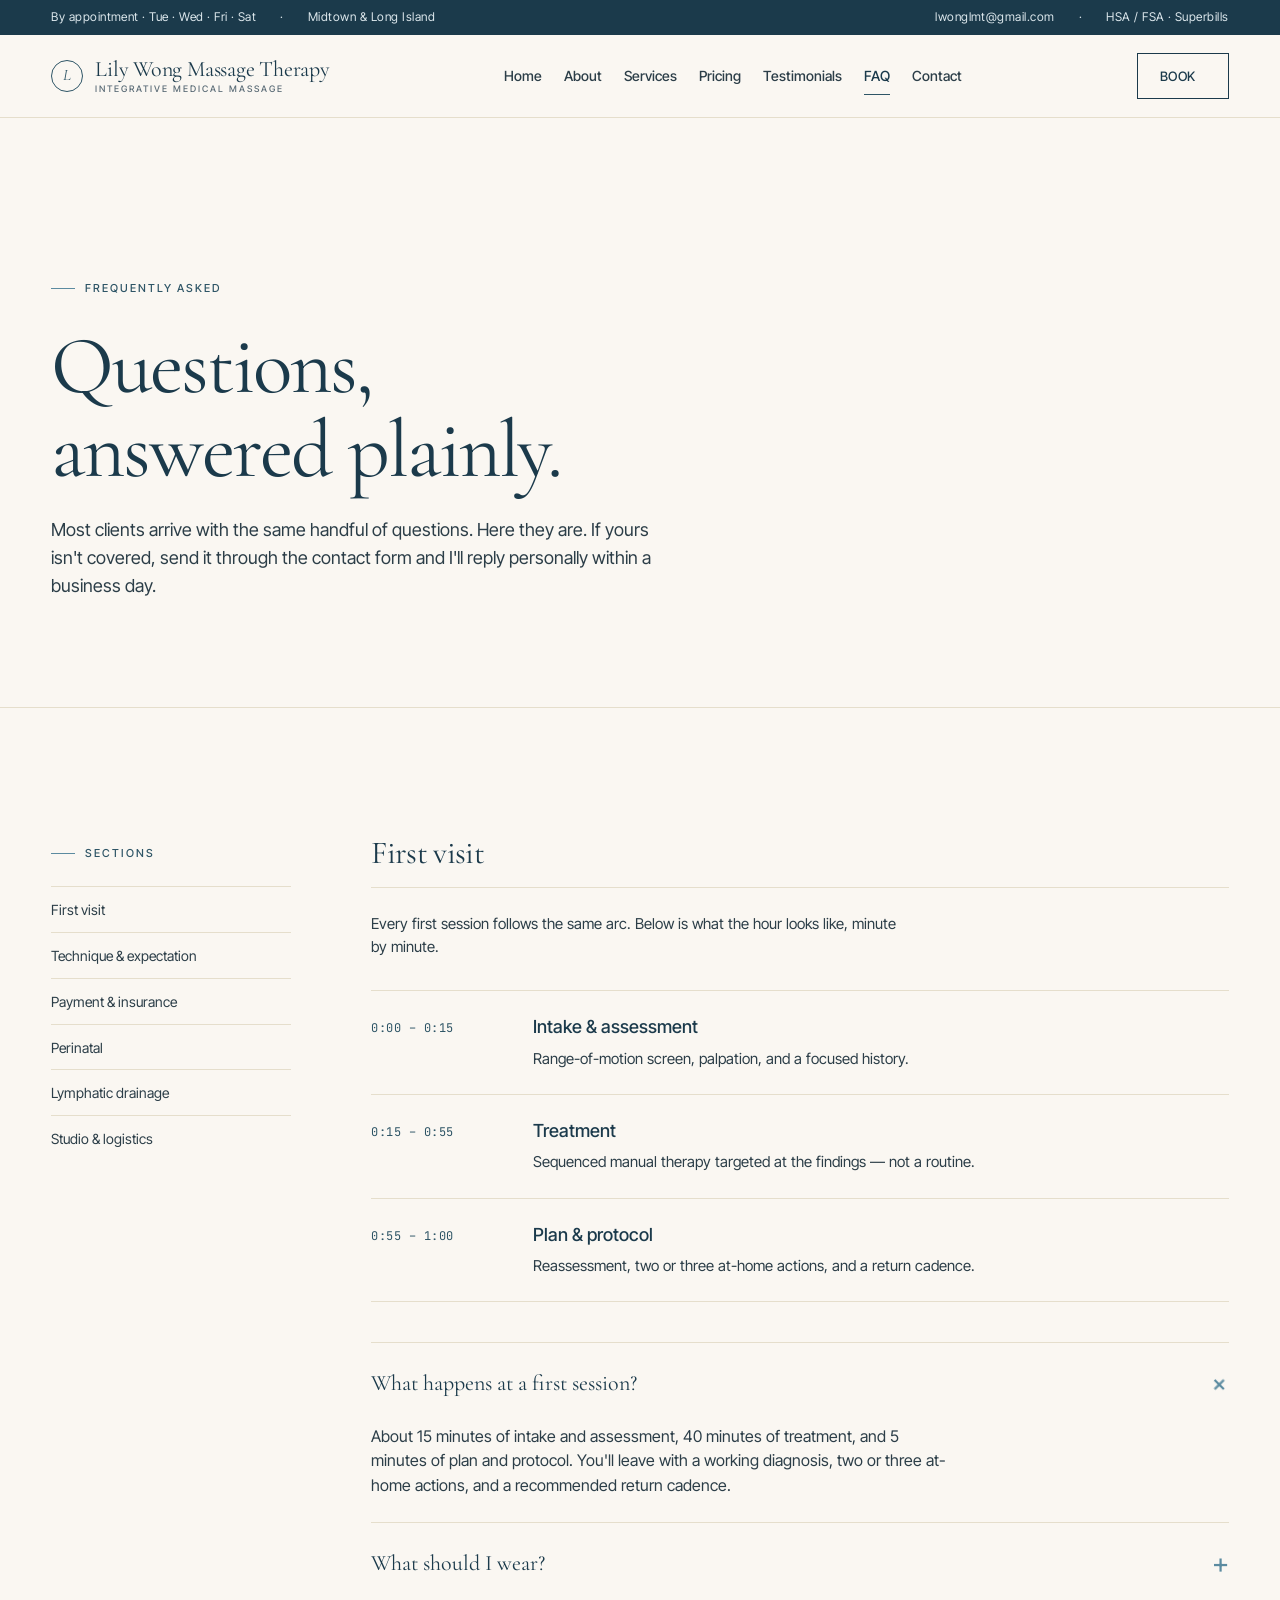
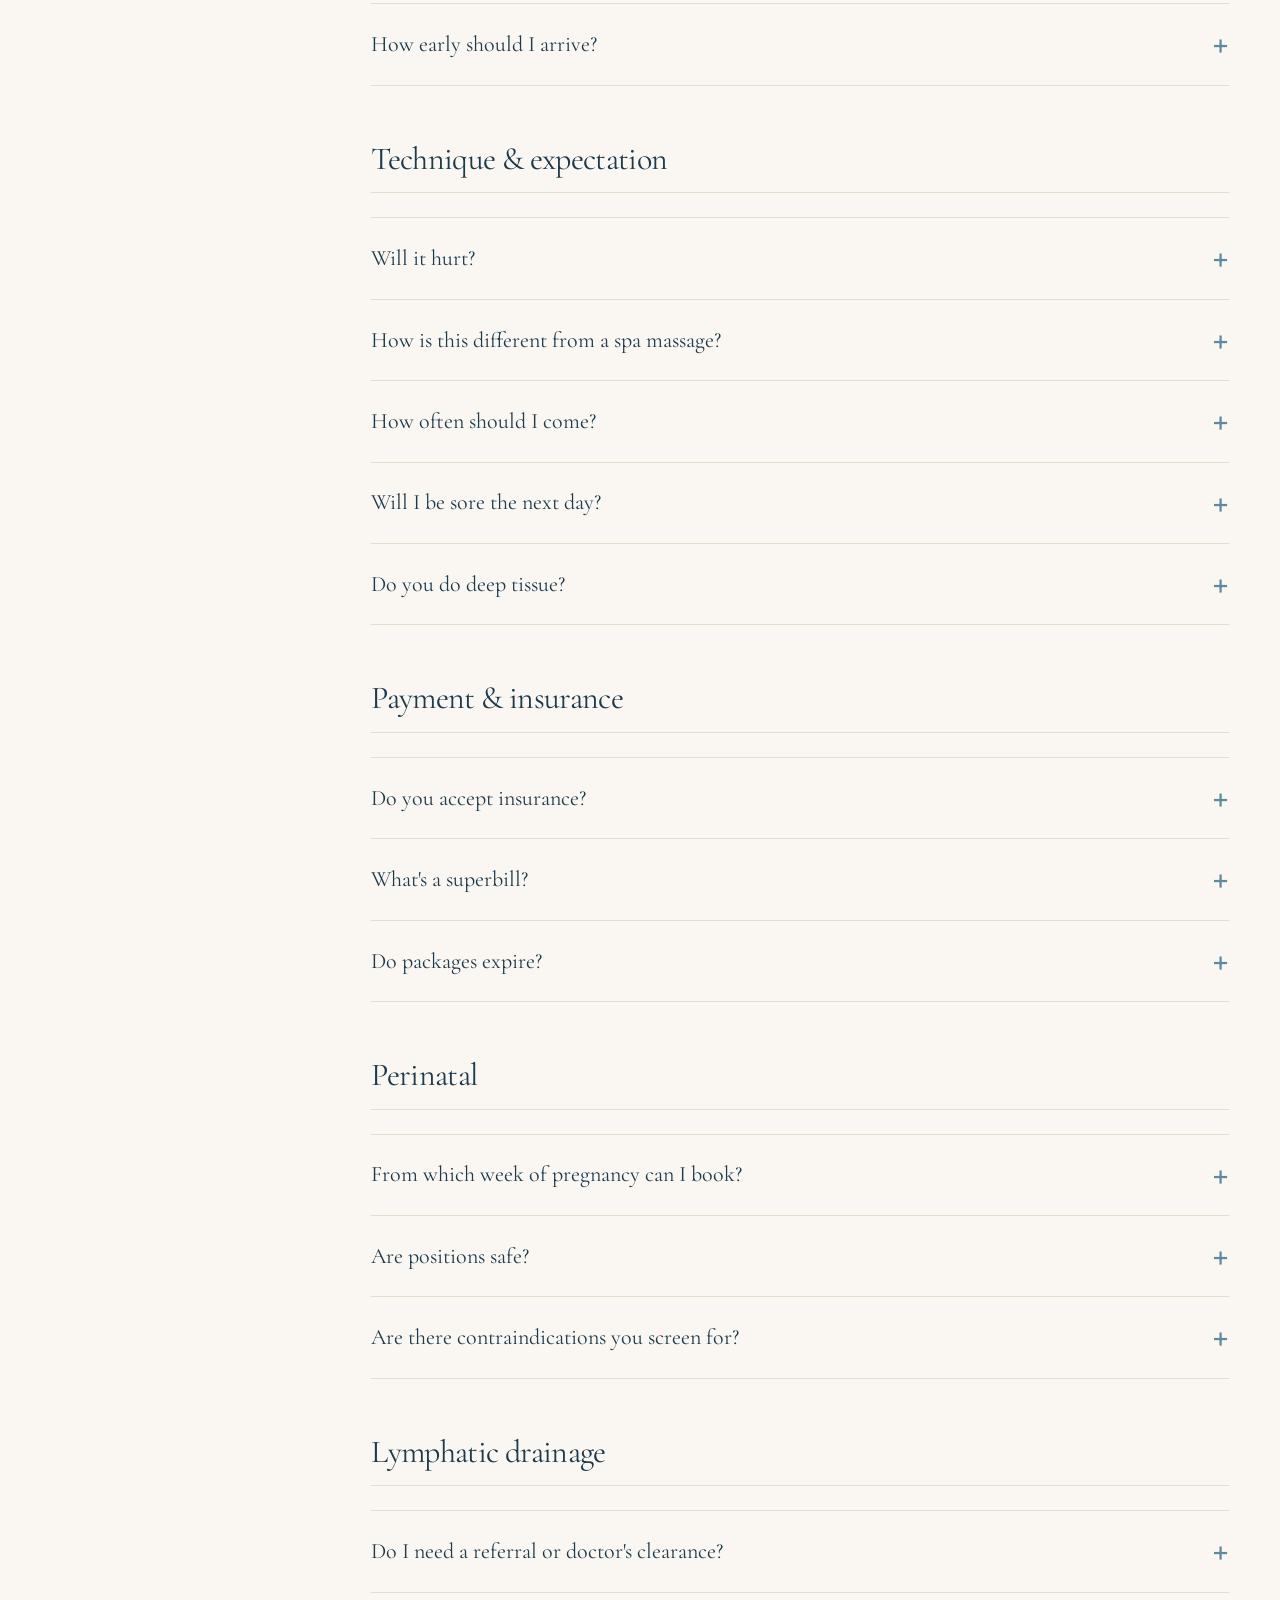
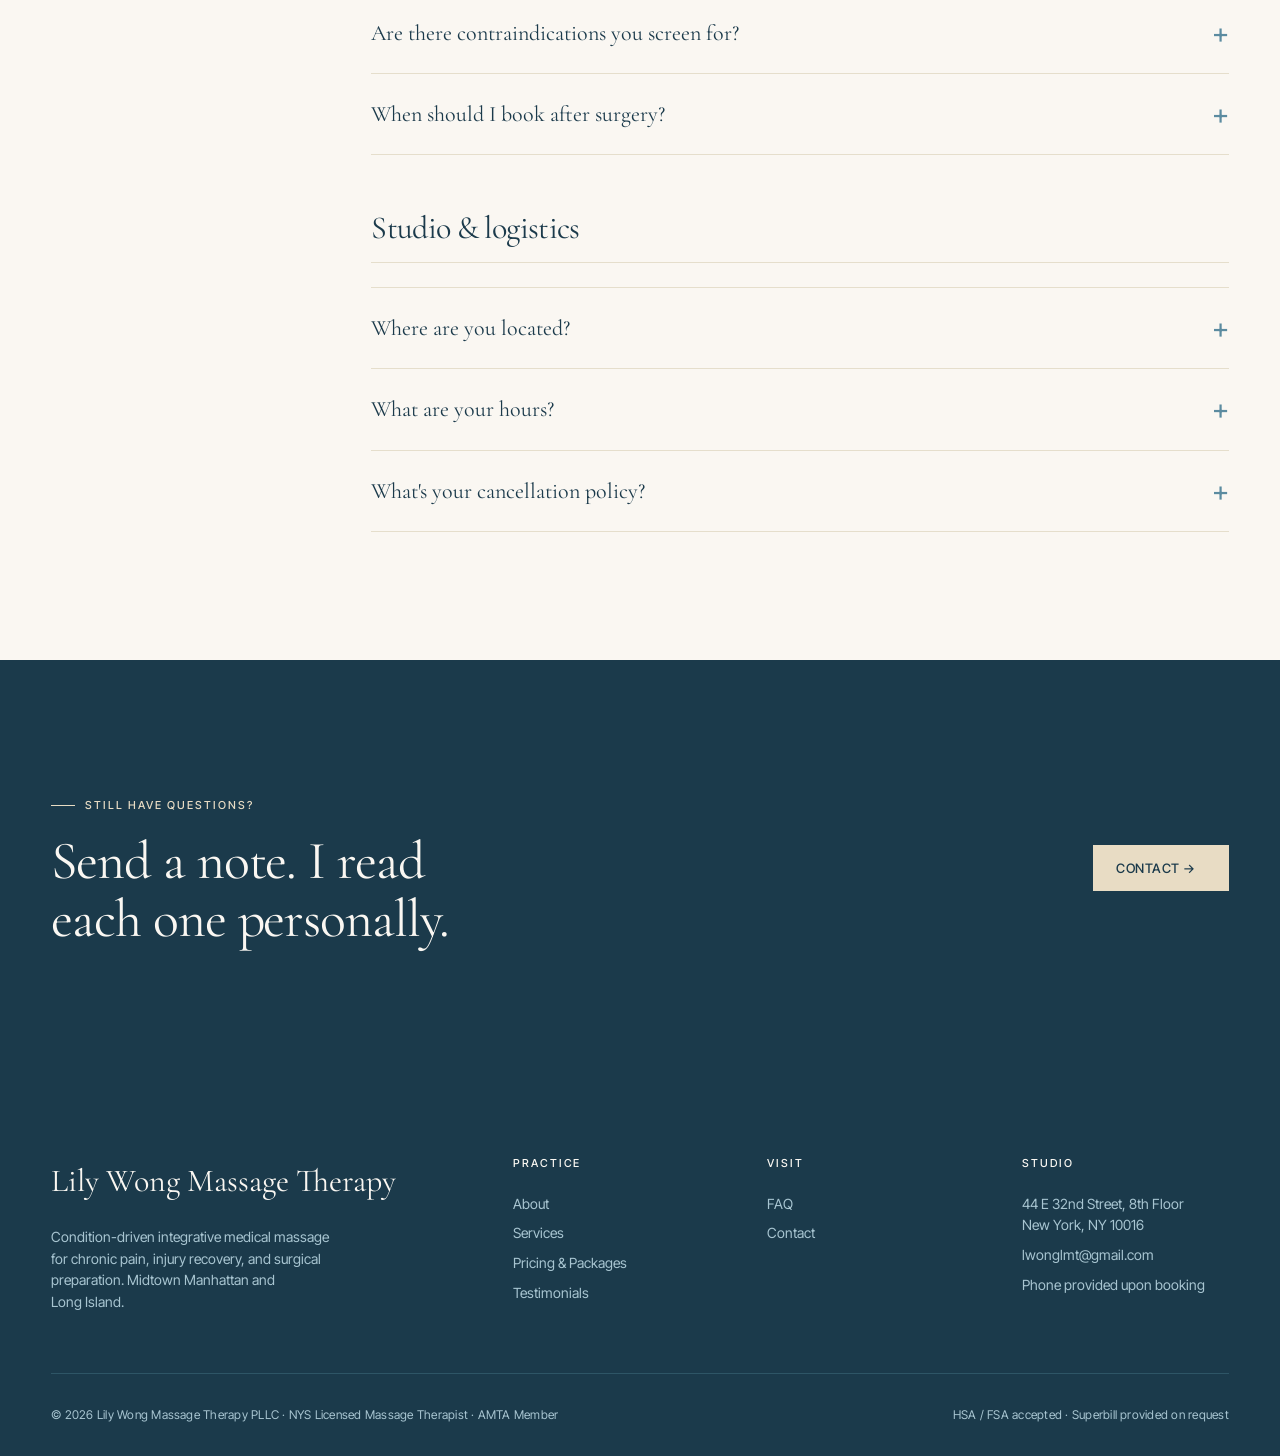
<file: faq.html>
<!doctype html>
<html lang="en">
<head>
<meta charset="utf-8" />
<meta name="viewport" content="width=device-width, initial-scale=1" />
<title>FAQ — Lily Wong Massage Therapy</title>
<link rel="preconnect" href="https://fonts.googleapis.com" />
<link rel="preconnect" href="https://fonts.gstatic.com" crossorigin />
<link href="https://fonts.googleapis.com/css2?family=Cormorant+Garamond:ital,wght@0,400;0,500;1,400&family=Inter+Tight:wght@400;500;600&family=JetBrains+Mono:wght@400;500&display=swap" rel="stylesheet" />
<link rel="stylesheet" href="styles.css" />
</head>
<body data-page="faq">
<div data-include="nav"></div>

<header class="page-header" data-screen-label="06 FAQ — Header">
  <div class="container">
    <span class="eyebrow">Frequently Asked</span>
    <h1>Questions, answered plainly.</h1>
    <p class="lead">Most clients arrive with the same handful of questions. Here they are. If yours isn't covered, send it through the contact form and I'll reply personally within a business day.</p>
  </div>
</header>

<section class="section">
  <div class="container">
    <div class="faq-layout">
      <aside class="faq-toc">
        <span class="eyebrow">Sections</span>
        <ul>
          <li><a href="#first-visit">First visit</a></li>
          <li><a href="#technique">Technique &amp; expectation</a></li>
          <li><a href="#payment">Payment &amp; insurance</a></li>
          <li><a href="#perinatal">Perinatal</a></li>
          <li><a href="#lymphatic">Lymphatic drainage</a></li>
          <li><a href="#logistics">Studio &amp; logistics</a></li>
        </ul>
      </aside>

      <div class="faq-content">

        <h2 id="first-visit">First visit</h2>

        <div class="first-visit-schedule">
          <p style="color: var(--ink-soft); margin-bottom: 32px; max-width: 60ch;">Every first session follows the same arc. Below is what the hour looks like, minute by minute.</p>
          <ol class="schedule">
            <li>
              <span class="schedule-time">0:00 – 0:15</span>
              <div>
                <h4>Intake &amp; assessment</h4>
                <p>Range-of-motion screen, palpation, and a focused history.</p>
              </div>
            </li>
            <li>
              <span class="schedule-time">0:15 – 0:55</span>
              <div>
                <h4>Treatment</h4>
                <p>Sequenced manual therapy targeted at the findings — not a routine.</p>
              </div>
            </li>
            <li>
              <span class="schedule-time">0:55 – 1:00</span>
              <div>
                <h4>Plan &amp; protocol</h4>
                <p>Reassessment, two or three at-home actions, and a return cadence.</p>
              </div>
            </li>
          </ol>
        </div>

        <div class="faq" style="margin-top: 40px;">
          <details open>
            <summary><span>What happens at a first session?</span><span class="ico">+</span></summary>
            <div><p>About 15 minutes of intake and assessment, 40 minutes of treatment, and 5 minutes of plan and protocol. You'll leave with a working diagnosis, two or three at-home actions, and a recommended return cadence.</p></div>
          </details>
          <details>
            <summary><span>What should I wear?</span><span class="ico">+</span></summary>
            <div><p>For any work over clothing — gua sha, stretching, or assessment — loose athletic wear is ideal. For oil-based work, you'll undress to your comfort level. Draping is professional and consistent throughout.</p></div>
          </details>
          <details>
            <summary><span>How early should I arrive?</span><span class="ico">+</span></summary>
            <div><p>Five minutes is plenty. The intake form is online and arrives with your booking confirmation — fill it out at home, not in a waiting room.</p></div>
          </details>
        </div>

        <h2 id="technique">Technique &amp; expectation</h2>
        <div class="faq">
          <details>
            <summary><span>Will it hurt?</span><span class="ico">+</span></summary>
            <div><p>Trigger point work and some myofascial release can be temporarily intense — never sharp, never bruising. We talk through pressure as we go and adjust live. The goal is therapeutic, not heroic.</p></div>
          </details>
          <details>
            <summary><span>How is this different from a spa massage?</span><span class="ico">+</span></summary>
            <div><p>A spa massage is built around relaxation. A clinical session is built around a finding. The work may feel similar in places — many of my clients do leave deeply relaxed — but the order, depth, and selection of technique are determined by what the assessment surfaces, not by a routine.</p></div>
          </details>
          <details>
            <summary><span>How often should I come?</span><span class="ico">+</span></summary>
            <div><p>For an active issue, weekly for the first three or four sessions. For maintenance, every two to four weeks. For athletes in season, often weekly. We set the cadence together at the end of the first visit.</p></div>
          </details>
          <details>
            <summary><span>Will I be sore the next day?</span><span class="ico">+</span></summary>
            <div><p>Sometimes — particularly after a deeper trigger-point or cupping session. It typically resolves in 24 to 48 hours. Hydration, light movement, and a warm shower are the standard at-home prescription.</p></div>
          </details>
          <details>
            <summary><span>Do you do deep tissue?</span><span class="ico">+</span></summary>
            <div><p>I don't list "deep tissue" as a service because depth alone is not a treatment. I do work deeply when the tissue calls for it — that's what trigger point and sports technique often involve. If "deep" is your shorthand for "I have stubborn knots," yes, that's much of my practice.</p></div>
          </details>
        </div>

        <h2 id="payment">Payment &amp; insurance</h2>
        <div class="faq">
          <details>
            <summary><span>Do you accept insurance?</span><span class="ico">+</span></summary>
            <div><p>I do not bill insurance directly. I do accept HSA and FSA cards, and I provide a superbill on request that many clients submit for out-of-network reimbursement.</p></div>
          </details>
          <details>
            <summary><span>What's a superbill?</span><span class="ico">+</span></summary>
            <div><p>An itemized receipt with the procedure (CPT) and diagnosis (ICD-10) codes your insurance needs. It does not guarantee reimbursement — that's between you and your plan — but it's what you'd attach to a claim.</p></div>
          </details>
          <details>
            <summary><span>Do packages expire?</span><span class="ico">+</span></summary>
            <div><p>Packages are good for one full calendar year from purchase. They are transferable to a partner or family member if your circumstances change.</p></div>
          </details>
        </div>

        <h2 id="perinatal">Perinatal</h2>
        <div class="faq">
          <details>
            <summary><span>From which week of pregnancy can I book?</span><span class="ico">+</span></summary>
            <div><p>Anytime in the second trimester onward without restriction. First-trimester sessions require an OB or midwife clearance. Postpartum work can begin as soon as you're cleared at your six-week check.</p></div>
          </details>
          <details>
            <summary><span>Are positions safe?</span><span class="ico">+</span></summary>
            <div><p>Side-lying with full bolstering throughout. We adjust position multiple times per session.</p></div>
          </details>
          <details>
            <summary><span>Are there contraindications you screen for?</span><span class="ico">+</span></summary>
            <div><p>Yes. Preeclampsia, gestational diabetes, placenta complications, history of preterm labor, and DVT history all require physician clearance. I screen at intake and won't proceed without it.</p></div>
          </details>
        </div>

        <h2 id="lymphatic">Lymphatic drainage</h2>
        <div class="faq">
          <details>
            <summary><span>Do I need a referral or doctor's clearance?</span><span class="ico">+</span></summary>
            <div><p>For post-operative lymphatic drainage, yes — written surgeon clearance is required before your first session, including confirmation that you're ready to begin lymphatic work and any restrictions on timing or positioning. Wellness sessions for healthy clients don't require a referral.</p></div>
          </details>
          <details>
            <summary><span>Are there contraindications you screen for?</span><span class="ico">+</span></summary>
            <div><p>Yes. Active infection, blood clots or a history of DVT, congestive heart failure, kidney conditions, and active cancer treatment all require physician clearance. I screen at intake and won't proceed without it.</p></div>
          </details>
          <details>
            <summary><span>When should I book after surgery?</span><span class="ico">+</span></summary>
            <div><p>That's your surgeon's call — most clear patients for lymphatic work within the first weeks of recovery. Contact me before booking your first session or purchasing a package, and we'll plan your series around their protocol.</p></div>
          </details>
        </div>

        <h2 id="logistics">Studio &amp; logistics</h2>
        <div class="faq">
          <details>
            <summary><span>Where are you located?</span><span class="ico">+</span></summary>
            <div><p>44 E 32nd Street, 8th Floor — Murray Hill, between Park and Madison. Closest subways: 33rd St (6), 34th St-Herald Square (B/D/F/M/N/Q/R/W). Long Island sessions are arranged on request.</p></div>
          </details>
          <details>
            <summary><span>What are your hours?</span><span class="ico">+</span></summary>
            <div><p>Tuesday, Wednesday, Friday, and Saturday — by appointment only. Monday, Thursday, and Sunday closed. Inquiries are replied to within one business day.</p></div>
          </details>
          <details>
            <summary><span>What's your cancellation policy?</span><span class="ico">+</span></summary>
            <div><p>Cancellations or reschedules within 24 hours are charged at the full session rate. Anything earlier — no fee, no questions, ever.</p></div>
          </details>
        </div>

      </div>
    </div>
  </div>
</section>

<!-- Still have questions? -->
<section class="section section--steel">
  <div class="container" style="display: flex; justify-content: space-between; align-items: center; gap: 40px; flex-wrap: wrap;">
    <div>
      <span class="eyebrow">Still have questions?</span>
      <h2 style="margin-top: 18px; max-width: 22ch;">Send a note. I read each one personally.</h2>
    </div>
    <a href="contact.html" class="btn btn-cream">Contact →</a>
  </div>
</section>

<div data-include="footer"></div>

<style>
  .faq-layout { display: grid; grid-template-columns: 240px 1fr; gap: 80px; align-items: start; }
  .faq-toc { position: sticky; top: 120px; }
  .faq-toc ul { list-style: none; padding: 0; margin: 24px 0 0; }
  .faq-toc li { padding: 10px 0; border-top: 1px solid var(--rule-soft); }
  .faq-toc a { font-size: 14px; color: var(--ink-soft); }
  .faq-toc a:hover { color: var(--steel-900); }

  .faq-content h2 { font-size: 32px; margin: 56px 0 24px; padding-bottom: 16px; border-bottom: 1px solid var(--rule-soft); }
  .faq-content h2:first-child { margin-top: 0; }

  .faq details {
    border-top: 1px solid var(--rule-soft);
  }
  .faq details:last-child { border-bottom: 1px solid var(--rule-soft); }
  .faq summary {
    list-style: none;
    cursor: pointer;
    padding: 22px 0;
    display: flex;
    justify-content: space-between;
    align-items: center;
    gap: 24px;
    font-family: var(--font-display);
    font-size: 22px;
    color: var(--steel-900);
    line-height: 1.3;
    transition: color 0.18s;
  }
  .faq summary:hover { color: var(--steel-700); }
  .faq summary::-webkit-details-marker { display: none; }
  .faq .ico {
    font-family: var(--font-body);
    font-weight: 400;
    font-size: 28px;
    color: var(--steel-500);
    transition: transform 0.2s;
    flex-shrink: 0;
  }
  .faq details[open] .ico { transform: rotate(45deg); }
  .faq details > div { padding: 0 0 24px; max-width: 64ch; }
  .faq details p { color: var(--ink-soft); margin: 0; }

  @media (max-width: 880px) {
    .faq-layout { grid-template-columns: 1fr; gap: 40px; }
    .faq-toc { position: static; }
  }

  .first-visit-schedule .schedule { list-style: none; padding: 0; margin: 0; }
  .first-visit-schedule .schedule li {
    display: grid;
    grid-template-columns: 130px 1fr;
    gap: 32px;
    padding: 24px 0;
    border-top: 1px solid var(--rule-soft);
  }
  .first-visit-schedule .schedule li:last-child { border-bottom: 1px solid var(--rule-soft); }
  .first-visit-schedule .schedule-time {
    font-family: var(--font-mono);
    font-size: 12px;
    color: var(--steel-700);
    letter-spacing: 0.04em;
    padding-top: 4px;
  }
  .first-visit-schedule h4 { margin-bottom: 8px; }
  .first-visit-schedule p { color: var(--ink-soft); margin: 0; font-size: 15px; }
</style>

<script src="chrome.js"></script>
</body>
</html>
</file>
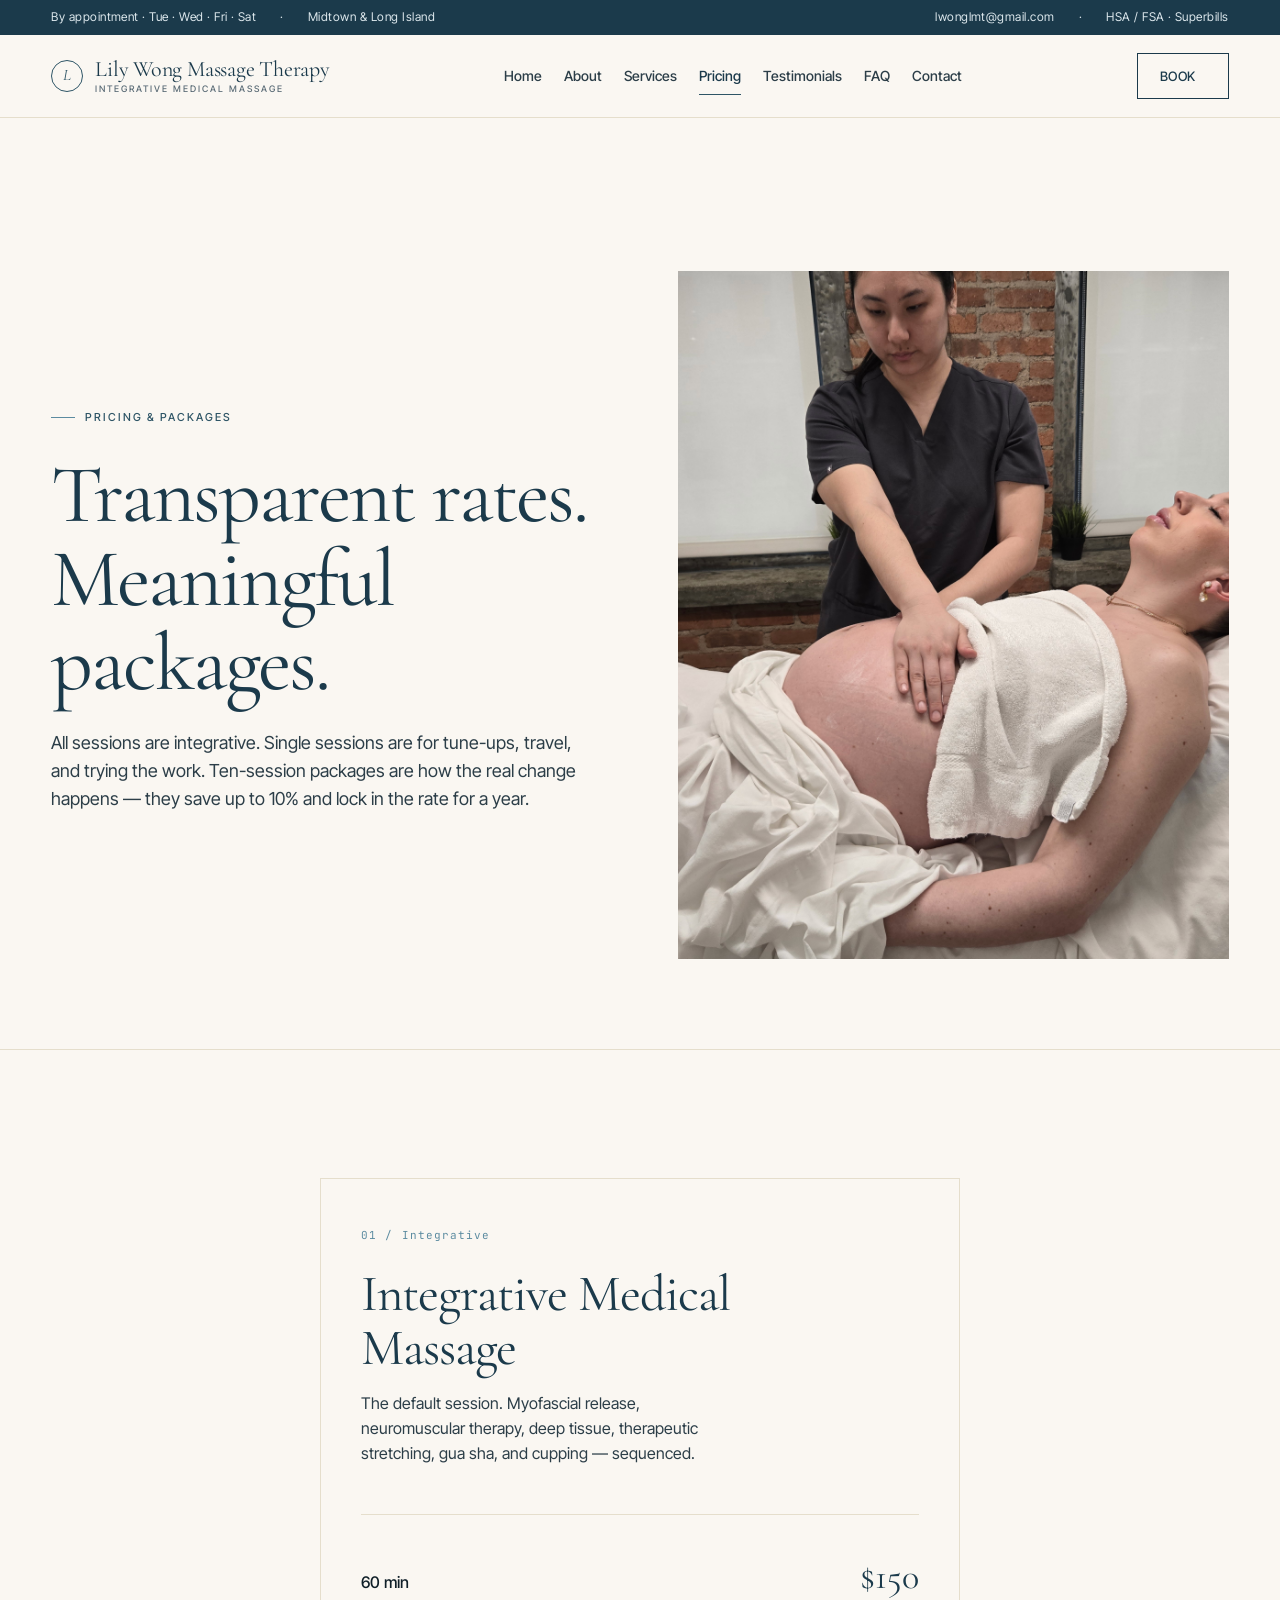
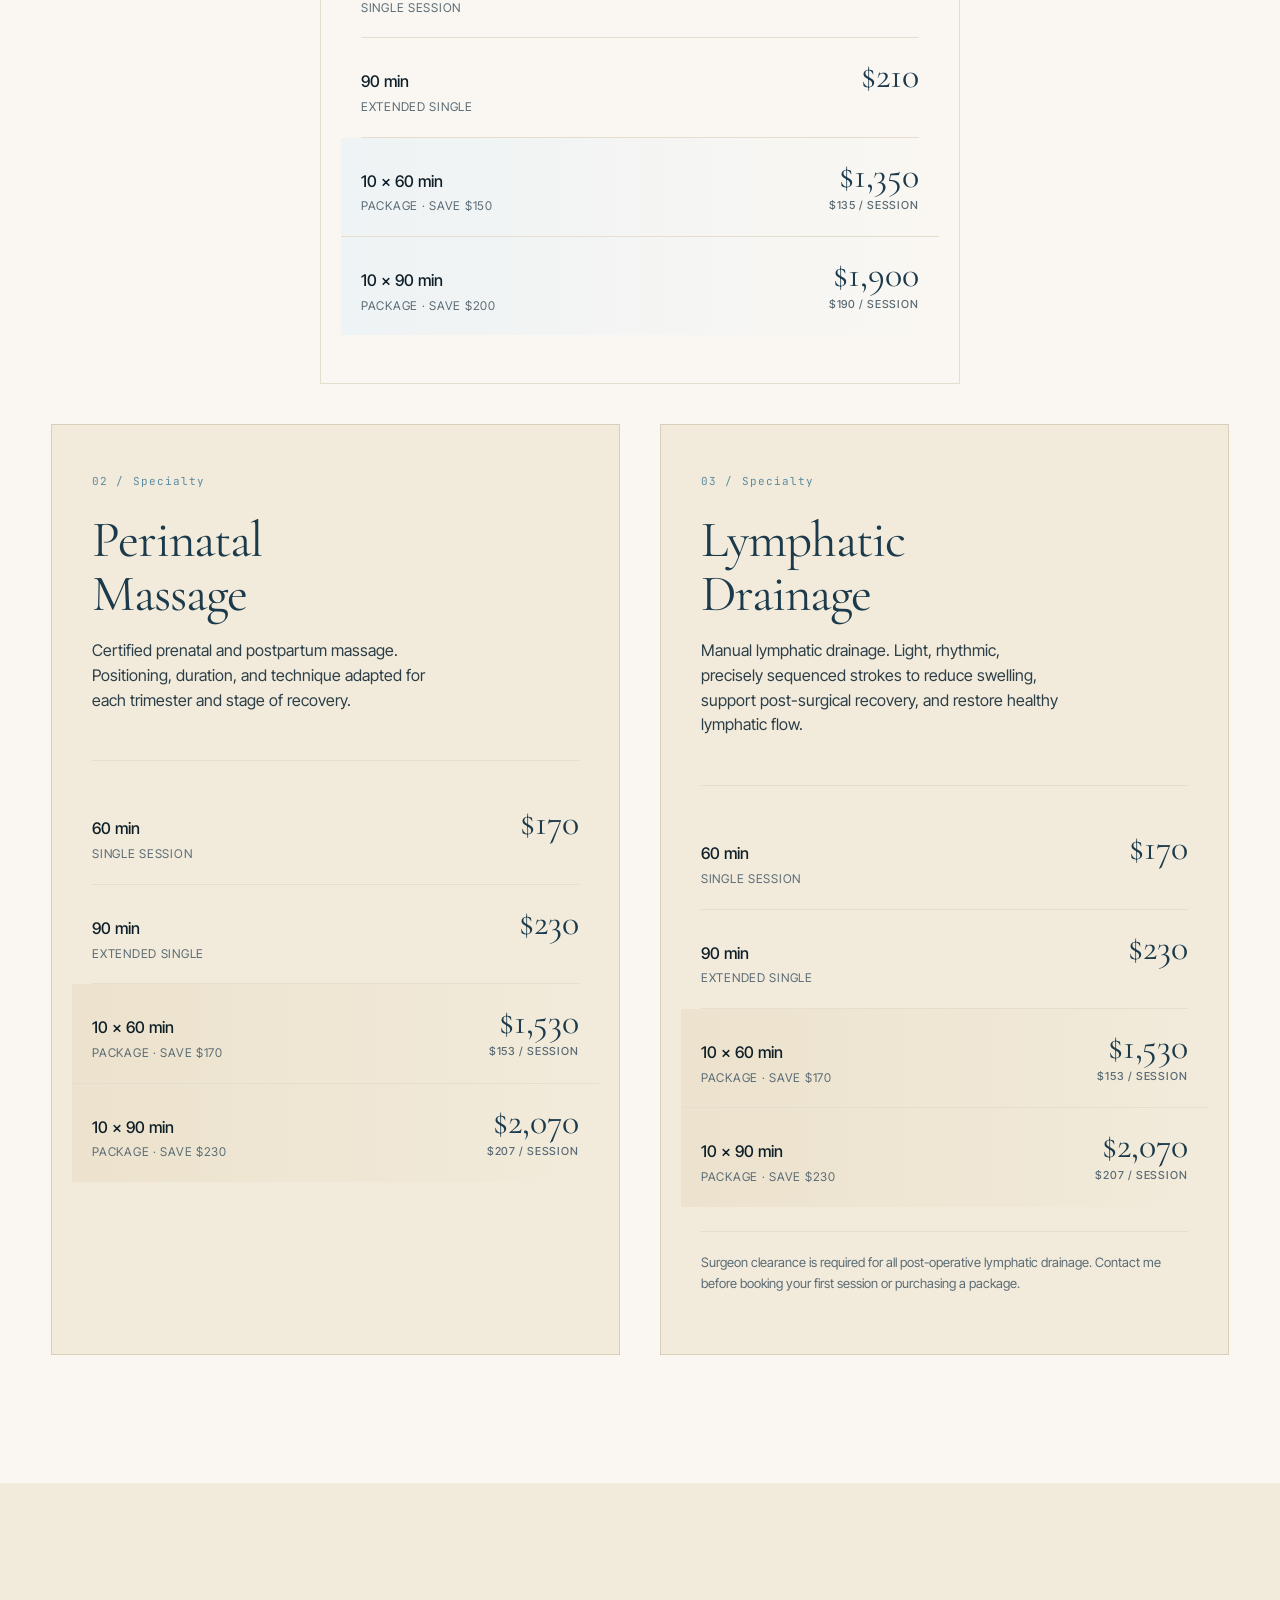
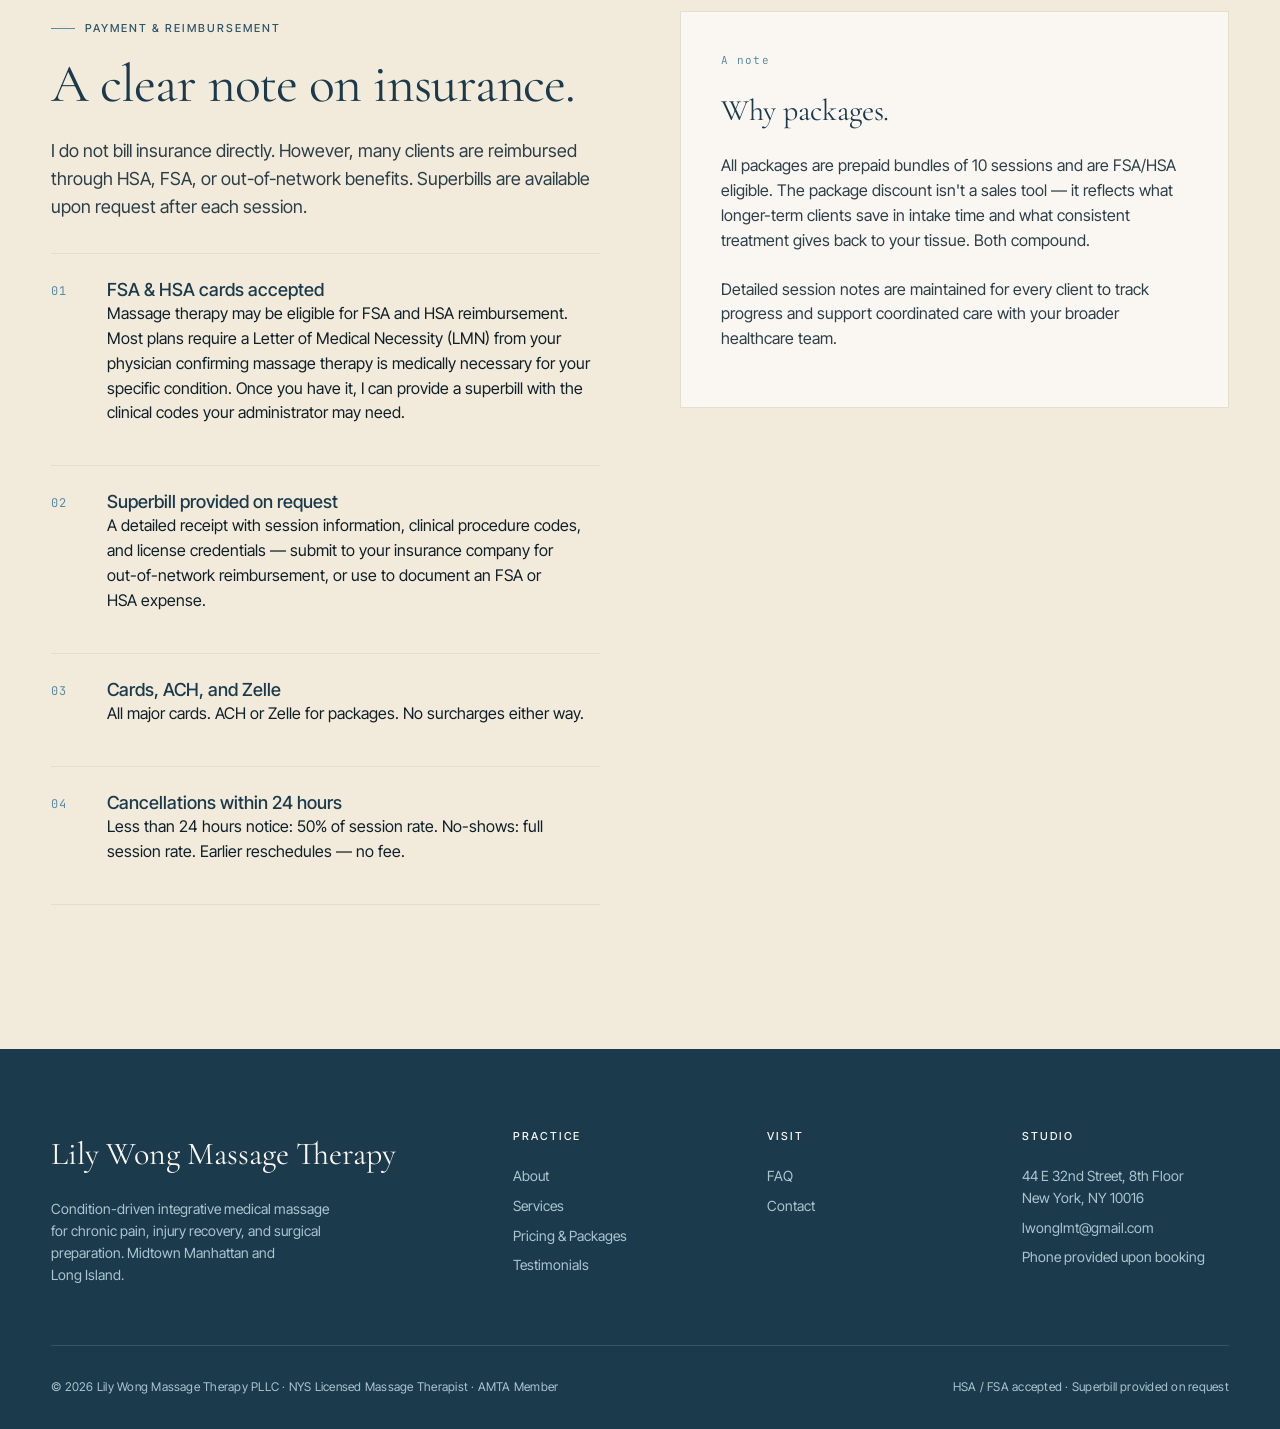
<file: pricing.html>
<!doctype html>
<html lang="en">
<head>
<meta charset="utf-8" />
<meta name="viewport" content="width=device-width, initial-scale=1" />
<title>Pricing — Lily Wong Massage Therapy</title>
<link rel="preconnect" href="https://fonts.googleapis.com" />
<link rel="preconnect" href="https://fonts.gstatic.com" crossorigin />
<link href="https://fonts.googleapis.com/css2?family=Cormorant+Garamond:ital,wght@0,400;0,500;1,400&family=Inter+Tight:wght@400;500;600&family=JetBrains+Mono:wght@400;500&display=swap" rel="stylesheet" />
<link rel="stylesheet" href="styles.css" />
</head>
<body data-page="pricing">
<div data-include="nav"></div>

<header class="page-header pricing-header" data-screen-label="04 Pricing — Header">
  <div class="container">
    <div class="pricing-header-grid">
      <div class="pricing-header-copy">
        <span class="eyebrow">Pricing &amp; Packages</span>
        <h1>Transparent rates.<br/>Meaningful packages.</h1>
        <p class="lead">All sessions are integrative. Single sessions are for tune-ups, travel, and trying the work. Ten-session packages are how the real change happens — they save up to 10% and lock in the rate for a year.</p>
      </div>
      <figure class="pricing-header-photo">
        <img src="images/20260307_120226.jpg" alt="Lily performing perinatal massage on a pregnant client in the treatment room" />
      </figure>
    </div>
  </div>
  <style>
    .pricing-header-grid {
      display: grid;
      grid-template-columns: 1fr 1fr;
      gap: clamp(40px, 6vw, 96px);
      align-items: center;
    }
    .pricing-header-copy .eyebrow { margin-bottom: 28px; }
    .pricing-header-copy h1 { margin-bottom: 24px; }
    .pricing-header-photo { margin: 0; }
    .pricing-header-photo img {
      width: 100%;
      aspect-ratio: 4/5;
      object-fit: cover;
      object-position: center top;
      filter: saturate(0.88);
      display: block;
    }
    @media (max-width: 880px) {
      .pricing-header-grid { grid-template-columns: 1fr; gap: 32px; }
      .pricing-header-photo img { aspect-ratio: 3/2; }
    }
  </style>
</header>

<!-- Rate table -->
<section class="section">
  <div class="container">
    <div class="rate-grid">
      <article class="rate">
        <header>
          <span class="card-num">01 / Integrative</span>
          <h2>Integrative Medical<br/>Massage</h2>
          <p>The default session. Myofascial release, neuromuscular therapy, deep tissue, therapeutic stretching, gua sha, and cupping — sequenced.</p>
        </header>
        <ul class="rate-list">
          <li>
            <div class="rate-row">
              <div class="rate-meta"><span class="rate-len">60 min</span><span class="rate-desc">Single session</span></div>
              <div class="rate-price">$150</div>
            </div>
          </li>
          <li>
            <div class="rate-row">
              <div class="rate-meta"><span class="rate-len">90 min</span><span class="rate-desc">Extended single</span></div>
              <div class="rate-price">$210</div>
            </div>
          </li>
          <li class="featured">
            <div class="rate-row">
              <div class="rate-meta">
                <span class="rate-len">10 × 60 min</span>
                <span class="rate-desc">Package · save $150</span>
              </div>
              <div class="rate-price">$1,350<small>$135 / session</small></div>
            </div>
          </li>
          <li class="featured">
            <div class="rate-row">
              <div class="rate-meta">
                <span class="rate-len">10 × 90 min</span>
                <span class="rate-desc">Package · save $200</span>
              </div>
              <div class="rate-price">$1,900<small>$190 / session</small></div>
            </div>
          </li>
        </ul>
      </article>

      <article class="rate rate--accent">
        <header>
          <span class="card-num">02 / Specialty</span>
          <h2>Perinatal<br/>Massage</h2>
          <p>Certified prenatal and postpartum massage. Positioning, duration, and technique adapted for each trimester and stage of recovery.</p>
        </header>
        <ul class="rate-list">
          <li>
            <div class="rate-row">
              <div class="rate-meta"><span class="rate-len">60 min</span><span class="rate-desc">Single session</span></div>
              <div class="rate-price">$170</div>
            </div>
          </li>
          <li>
            <div class="rate-row">
              <div class="rate-meta"><span class="rate-len">90 min</span><span class="rate-desc">Extended single</span></div>
              <div class="rate-price">$230</div>
            </div>
          </li>
          <li class="featured">
            <div class="rate-row">
              <div class="rate-meta">
                <span class="rate-len">10 × 60 min</span>
                <span class="rate-desc">Package · save $170</span>
              </div>
              <div class="rate-price">$1,530<small>$153 / session</small></div>
            </div>
          </li>
          <li class="featured">
            <div class="rate-row">
              <div class="rate-meta">
                <span class="rate-len">10 × 90 min</span>
                <span class="rate-desc">Package · save $230</span>
              </div>
              <div class="rate-price">$2,070<small>$207 / session</small></div>
            </div>
          </li>
        </ul>
      </article>

      <article class="rate rate--accent">
        <header>
          <span class="card-num">03 / Specialty</span>
          <h2>Lymphatic<br/>Drainage</h2>
          <p>Manual lymphatic drainage. Light, rhythmic, precisely sequenced strokes to reduce swelling, support post-surgical recovery, and restore healthy lymphatic flow.</p>
        </header>
        <ul class="rate-list">
          <li>
            <div class="rate-row">
              <div class="rate-meta"><span class="rate-len">60 min</span><span class="rate-desc">Single session</span></div>
              <div class="rate-price">$170</div>
            </div>
          </li>
          <li>
            <div class="rate-row">
              <div class="rate-meta"><span class="rate-len">90 min</span><span class="rate-desc">Extended single</span></div>
              <div class="rate-price">$230</div>
            </div>
          </li>
          <li class="featured">
            <div class="rate-row">
              <div class="rate-meta">
                <span class="rate-len">10 × 60 min</span>
                <span class="rate-desc">Package · save $170</span>
              </div>
              <div class="rate-price">$1,530<small>$153 / session</small></div>
            </div>
          </li>
          <li class="featured">
            <div class="rate-row">
              <div class="rate-meta">
                <span class="rate-len">10 × 90 min</span>
                <span class="rate-desc">Package · save $230</span>
              </div>
              <div class="rate-price">$2,070<small>$207 / session</small></div>
            </div>
          </li>
        </ul>
        <p class="rate-note">Surgeon clearance is required for all post-operative lymphatic drainage. Contact me before booking your first session or purchasing a package.</p>
      </article>
    </div>
  </div>
</section>

<!-- Payment / insurance -->
<section class="section section--cream">
  <div class="container">
    <div class="grid grid-2" style="gap: 80px; align-items: start;">
      <div>
        <span class="eyebrow">Payment &amp; Reimbursement</span>
        <h2 style="margin: 18px 0 24px;">A clear note on insurance.</h2>
        <p class="lead">I do not bill insurance directly. However, many clients are reimbursed through HSA, FSA, or out-of-network benefits. Superbills are available upon request after each session.</p>
        <ul class="numbered" style="margin-top: 32px;">
          <li>
            <h4>FSA &amp; HSA cards accepted</h4>
            <p>Massage therapy may be eligible for FSA and HSA reimbursement. Most plans require a Letter of Medical Necessity (LMN) from your physician confirming massage therapy is medically necessary for your specific condition. Once you have it, I can provide a superbill with the clinical codes your administrator may need.</p>
          </li>
          <li>
            <h4>Superbill provided on request</h4>
            <p>A detailed receipt with session information, clinical procedure codes, and license credentials — submit to your insurance company for out-of-network reimbursement, or use to document an FSA or HSA expense.</p>
          </li>
          <li>
            <h4>Cards, ACH, and Zelle</h4>
            <p>All major cards. ACH or Zelle for packages. No surcharges either way.</p>
          </li>
          <li>
            <h4>Cancellations within 24 hours</h4>
            <p>Less than 24 hours notice: 50% of session rate. No-shows: full session rate. Earlier reschedules — no fee.</p>
          </li>
        </ul>
      </div>
      <aside class="aside-card">
        <span class="card-num">A note</span>
        <h3 style="margin: 16px 0 24px;">Why packages.</h3>
        <p>All packages are prepaid bundles of 10 sessions and are FSA/HSA eligible. The package discount isn't a sales tool — it reflects what longer-term clients save in intake time and what consistent treatment gives back to your tissue. Both compound.</p>
        <p style="margin-top: 24px;">Detailed session notes are maintained for every client to track progress and support coordinated care with your broader healthcare team.</p>
      </aside>
    </div>
  </div>
</section>

<div data-include="footer"></div>

<style>
  .rate-grid { display: grid; grid-template-columns: 1fr 1fr; gap: 40px; }
.rate-grid .rate:first-child { grid-column: 1 / -1; max-width: 640px; width: 100%; margin: 0 auto; }
  .rate {
    background: var(--paper);
    border: 1px solid var(--rule-soft);
    padding: 48px 40px;
    display: flex;
    flex-direction: column;
  }
  .rate--accent { background: var(--cream-soft); border-color: var(--rule); }
.rate-note { margin-top: 24px; padding-top: 20px; border-top: 1px solid var(--rule-soft); font-size: 13px; line-height: 1.6; color: var(--ink-mute); }
  .rate header { padding-bottom: 32px; border-bottom: 1px solid var(--rule-soft); margin-bottom: 24px; }
  .rate h2 { font-size: clamp(36px, 4vw, 52px); margin: 16px 0 16px; line-height: 1.05; }
  .rate header p { color: var(--ink-soft); max-width: 40ch; }

  .rate-list { list-style: none; padding: 0; margin: 0; }
  .rate-list li { padding: 20px 0; border-bottom: 1px solid var(--rule-soft); }
  .rate-list li:last-child { border-bottom: 0; }
  .rate-list li.featured { background: linear-gradient(to right, var(--steel-50), transparent); margin: 0 -20px; padding: 20px; }
  .rate--accent .rate-list li.featured { background: linear-gradient(to right, rgba(232,220,196,0.6), transparent); }

  .rate-row { display: flex; justify-content: space-between; align-items: baseline; gap: 24px; }
  .rate-meta { display: flex; flex-direction: column; gap: 4px; }
  .rate-len { font-family: var(--font-body); font-size: 16px; font-weight: 500; color: var(--ink); }
  .rate-desc { font-size: 12px; letter-spacing: 0.06em; color: var(--ink-mute); text-transform: uppercase; }
  .rate-price {
    font-family: var(--font-display);
    font-size: 36px;
    color: var(--steel-900);
    line-height: 1;
    text-align: right;
  }
  .rate-price small { display: block; font-family: var(--font-body); font-size: 11px; letter-spacing: 0.08em; text-transform: uppercase; color: var(--ink-mute); margin-top: 6px; font-weight: 500; }

  @media (max-width: 880px) { .rate-grid { grid-template-columns: 1fr; } }

  .aside-card {
    background: var(--paper);
    border: 1px solid var(--rule-soft);
    padding: 40px;
  }
  .aside-card p { color: var(--ink-soft); }

  .bottom-bar {
    display: flex;
    justify-content: space-between;
    align-items: center;
    gap: 40px;
    padding: 56px;
    background: var(--steel-50);
    border: 1px solid var(--steel-100);
    flex-wrap: wrap;
  }
  .bottom-bar h3 { font-size: 28px; }
</style>

<script src="chrome.js"></script>
</body>
</html>
</file>
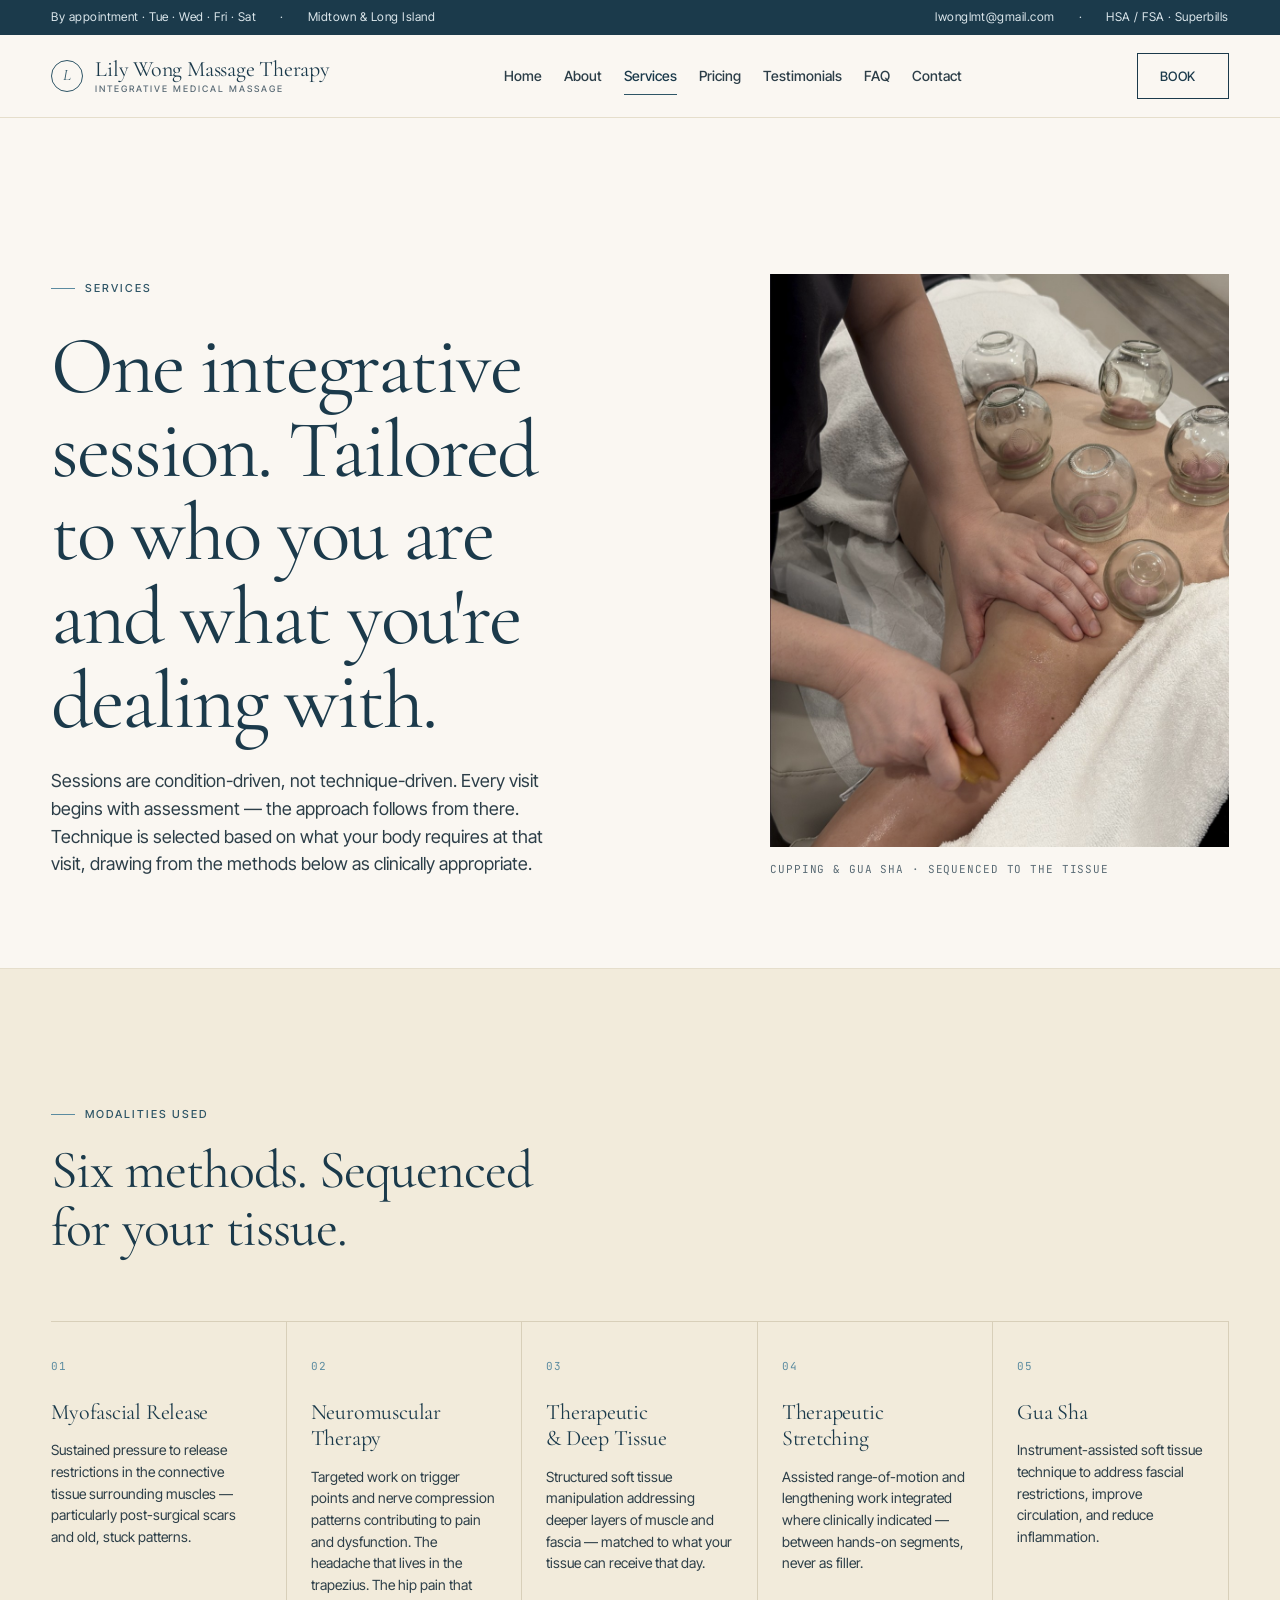
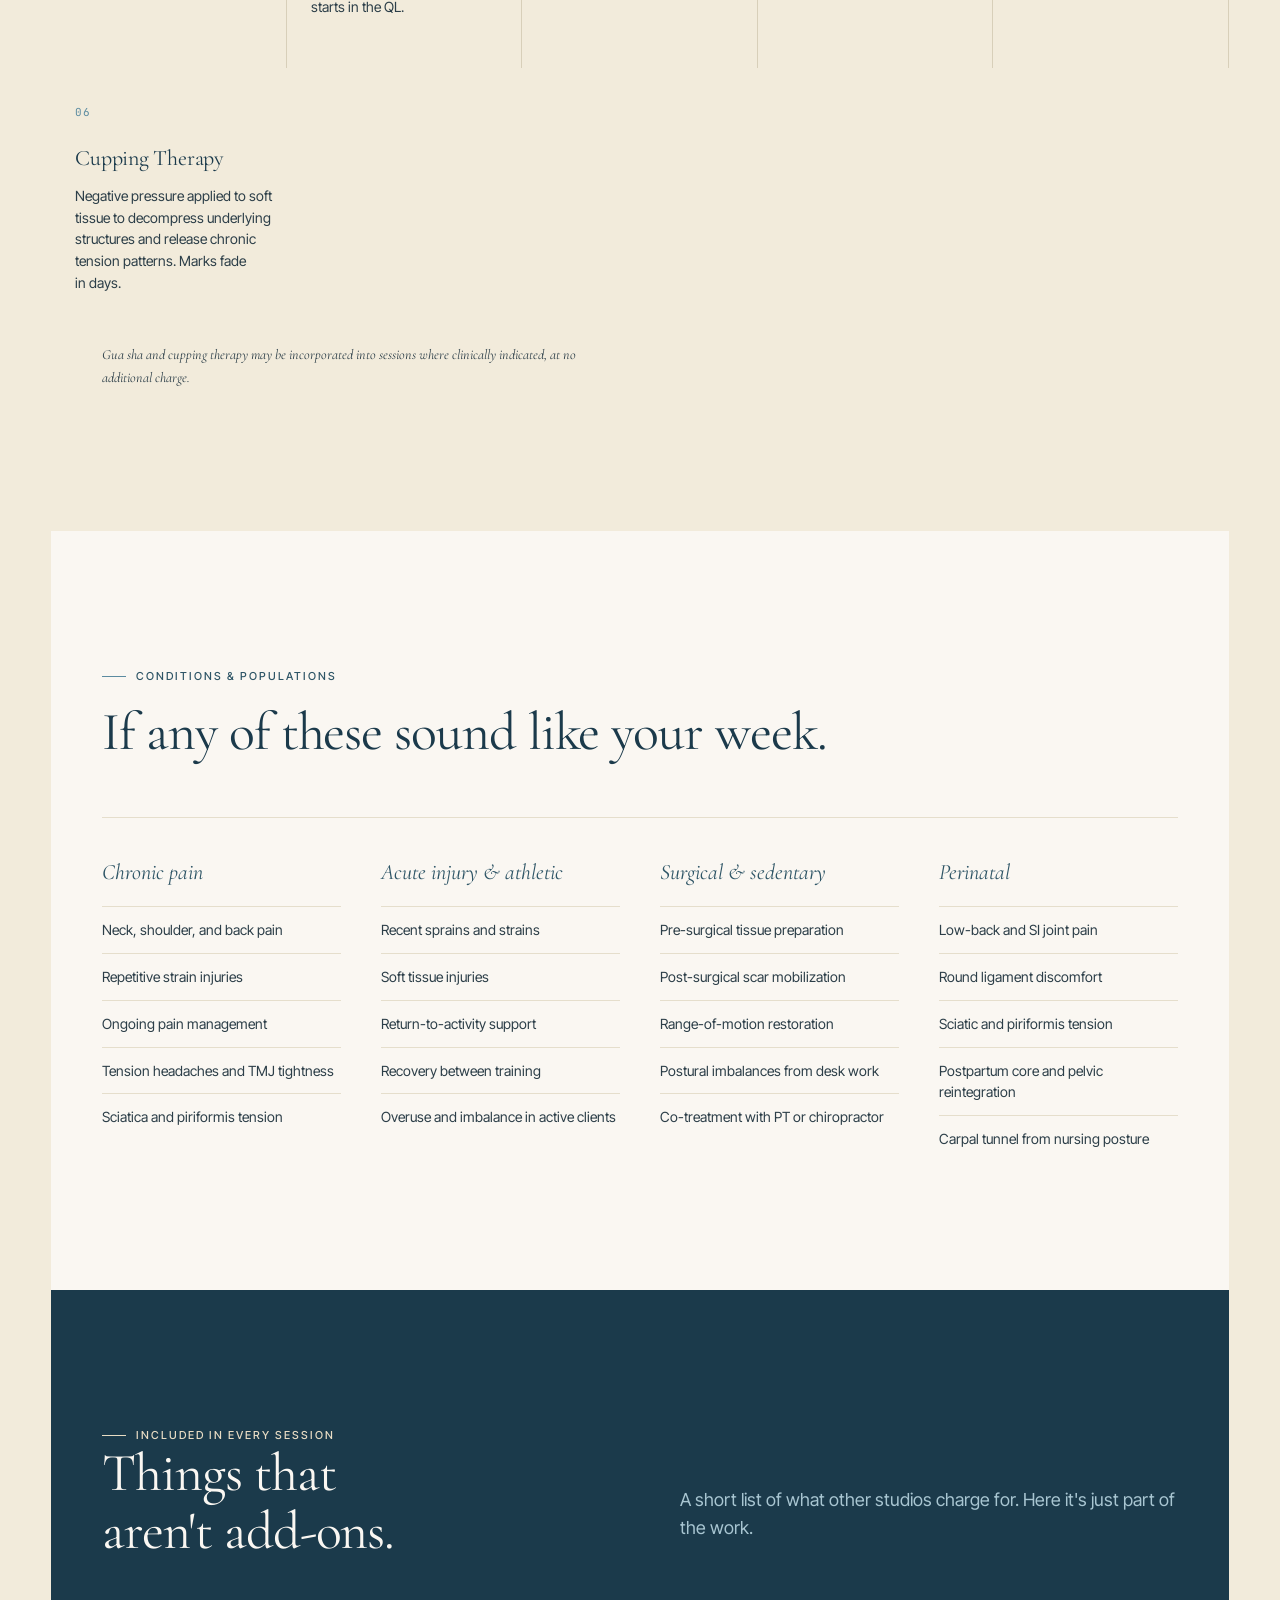
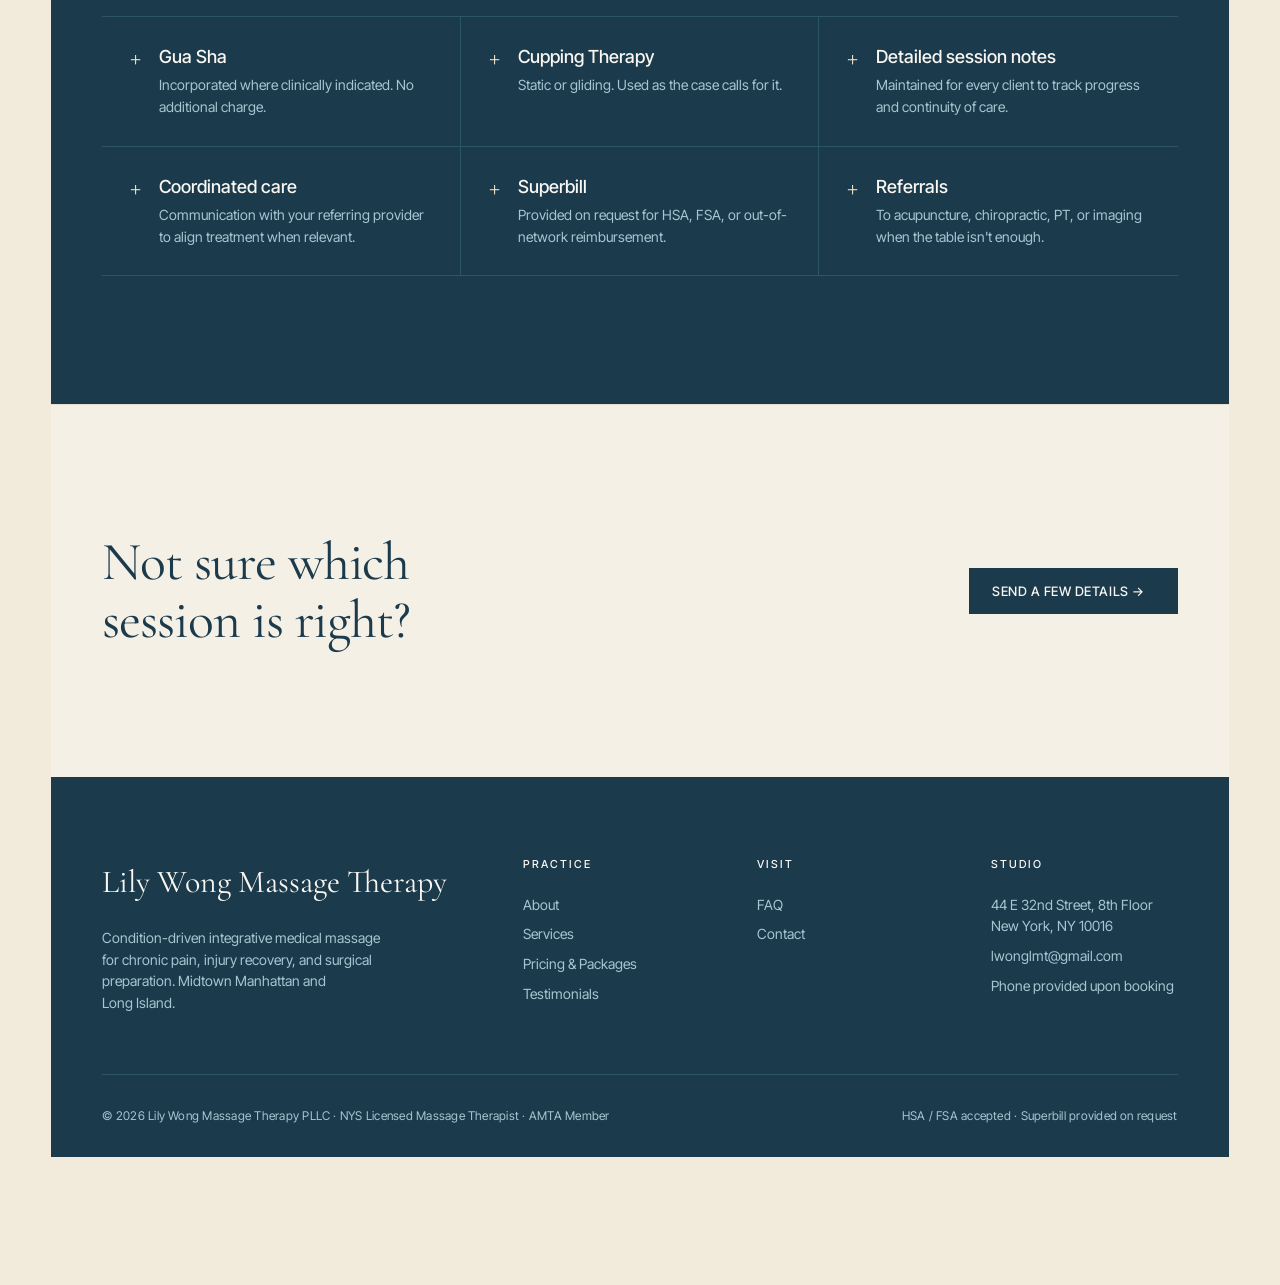
<file: services.html>
<!doctype html>
<html lang="en">
<head>
<meta charset="utf-8" />
<meta name="viewport" content="width=device-width, initial-scale=1" />
<title>Services — Lily Wong Massage Therapy</title>
<link rel="preconnect" href="https://fonts.googleapis.com" />
<link rel="preconnect" href="https://fonts.gstatic.com" crossorigin />
<link href="https://fonts.googleapis.com/css2?family=Cormorant+Garamond:ital,wght@0,400;0,500;1,400&family=Inter+Tight:wght@400;500;600&family=JetBrains+Mono:wght@400;500&display=swap" rel="stylesheet" />
<link rel="stylesheet" href="styles.css" />
</head>
<body data-page="services">
<div data-include="nav"></div>

<header class="page-header" data-screen-label="03 Services — Header">
  <div class="container">
    <div class="services-header-grid">
      <div class="services-header-copy">
        <span class="eyebrow">Services</span>
        <h1>One integrative session. Tailored to who you are and what you're dealing with.</h1>
        <p class="lead">Sessions are condition-driven, not technique-driven. Every visit begins with assessment — the approach follows from there. Technique is selected based on what your body requires at that visit, drawing from the methods below as clinically appropriate.</p>
      </div>
      <figure class="services-header-photo">
        <img src="images/cupping.jpg" alt="Fire cupping and gua sha applied across the back during an integrative session" />
        <figcaption>Cupping &amp; gua sha · sequenced to the tissue</figcaption>
      </figure>
    </div>
  </div>
  <style>
    .services-header-grid {
      display: grid;
      grid-template-columns: 7fr 5fr;
      gap: clamp(40px, 6vw, 80px);
      align-items: end;
    }
    .services-header-copy h1 { margin-bottom: 24px; }
    .services-header-copy .lead { max-width: 52ch; margin-bottom: 0; }
    .services-header-photo { margin: 0; }
    .services-header-photo img {
      width: 100%;
      aspect-ratio: 4/5;
      object-fit: cover;
      filter: saturate(0.85);
      display: block;
    }
    .services-header-photo figcaption {
      margin-top: 14px;
      font-family: var(--font-mono);
      font-size: 11px;
      letter-spacing: 0.08em;
      text-transform: uppercase;
      color: var(--ink-mute);
    }
    @media (max-width: 880px) {
      .services-header-grid { grid-template-columns: 1fr; gap: 32px; }
    }
  </style>
</header>

<!-- Modalities used -->
<section class="section section--cream">
  <div class="container">
    <div class="modalities-head">
      <span class="eyebrow">Modalities Used</span>
      <h2 style="margin-top: 18px; max-width: 22ch;">Six methods. Sequenced for your tissue.</h2>
    </div>
    <div class="modality-grid">
      <article>
        <span class="card-num">01</span>
        <h3>Myofascial Release</h3>
        <p>Sustained pressure to release restrictions in the connective tissue surrounding muscles — particularly post-surgical scars and old, stuck patterns.</p>
      </article>
      <article>
        <span class="card-num">02</span>
        <h3>Neuromuscular Therapy</h3>
        <p>Targeted work on trigger points and nerve compression patterns contributing to pain and dysfunction. The headache that lives in the trapezius. The hip pain that starts in the QL.</p>
      </article>
      <article>
        <span class="card-num">03</span>
        <h3>Therapeutic &amp; Deep Tissue</h3>
        <p>Structured soft tissue manipulation addressing deeper layers of muscle and fascia — matched to what your tissue can receive that day.</p>
      </article>
      <article>
        <span class="card-num">04</span>
        <h3>Therapeutic Stretching</h3>
        <p>Assisted range-of-motion and lengthening work integrated where clinically indicated — between hands-on segments, never as filler.</p>
      </article>
      <article>
        <span class="card-num">05</span>
        <h3>Gua Sha</h3>
        <p>Instrument-assisted soft tissue technique to address fascial restrictions, improve circulation, and reduce inflammation.</p>
      </article>
      <article>
        <span class="card-num">06</span>
        <h3>Cupping Therapy</h3>
        <p>Negative pressure applied to soft tissue to decompress underlying structures and release chronic tension patterns. Marks fade in days.</p>
      </article>
    </div>
<section class="section section--cream" style="padding-top: 0;">
  <div class="container">
    <p style="margin-top: 0; font-size: 14px; color: var(--ink-soft); max-width: 60ch;"><em class="serif-italic">Gua sha and cupping therapy may be incorporated into sessions where clinically indicated, at no additional charge.</em></p>
  </div>
</section>

<!-- What it treats -->
<section class="section" style="background: var(--paper);">
  <div class="container">
    <div class="treats-head">
      <span class="eyebrow">Conditions &amp; Populations</span>
      <h2 style="margin-top: 18px;">If any of these sound like your week.</h2>
    </div>
    <div class="treats-grid">
      <div class="treats-col">
        <h4>Chronic pain</h4>
        <ul>
          <li>Neck, shoulder, and back pain</li>
          <li>Repetitive strain injuries</li>
          <li>Ongoing pain management</li>
          <li>Tension headaches and TMJ tightness</li>
          <li>Sciatica and piriformis tension</li>
        </ul>
      </div>
      <div class="treats-col">
        <h4>Acute injury &amp; athletic</h4>
        <ul>
          <li>Recent sprains and strains</li>
          <li>Soft tissue injuries</li>
          <li>Return-to-activity support</li>
          <li>Recovery between training</li>
          <li>Overuse and imbalance in active clients</li>
        </ul>
      </div>
      <div class="treats-col">
        <h4>Surgical &amp; sedentary</h4>
        <ul>
          <li>Pre-surgical tissue preparation</li>
          <li>Post-surgical scar mobilization</li>
          <li>Range-of-motion restoration</li>
          <li>Postural imbalances from desk work</li>
          <li>Co-treatment with PT or chiropractor</li>
        </ul>
      </div>
      <div class="treats-col">
        <h4>Perinatal</h4>
        <ul>
          <li>Low-back and SI joint pain</li>
          <li>Round ligament discomfort</li>
          <li>Sciatic and piriformis tension</li>
          <li>Postpartum core and pelvic reintegration</li>
          <li>Carpal tunnel from nursing posture</li>
        </ul>
      </div>
    </div>
  </div>
</section>

<!-- Add-ons -->
<section class="section section--steel">
  <div class="container">
    <div class="grid grid-2" style="gap: 80px; align-items: end;">
      <div>
        <span class="eyebrow">Included In Every Session</span>
        <h2>Things that aren't add-ons.</h2>
      </div>
      <p class="lead" style="color: var(--steel-300);">A short list of what other studios charge for. Here it's just part of the work.</p>
    </div>
    <ul class="included">
      <li><span>+</span><div><h4>Gua Sha</h4><p>Incorporated where clinically indicated. No additional charge.</p></div></li>
      <li><span>+</span><div><h4>Cupping Therapy</h4><p>Static or gliding. Used as the case calls for it.</p></div></li>
      <li><span>+</span><div><h4>Detailed session notes</h4><p>Maintained for every client to track progress and continuity of care.</p></div></li>
      <li><span>+</span><div><h4>Coordinated care</h4><p>Communication with your referring provider to align treatment when relevant.</p></div></li>
      <li><span>+</span><div><h4>Superbill</h4><p>Provided on request for HSA, FSA, or out-of-network reimbursement.</p></div></li>
      <li><span>+</span><div><h4>Referrals</h4><p>To acupuncture, chiropractic, PT, or imaging when the table isn't enough.</p></div></li>
    </ul>
  </div>
</section>

<!-- CTA -->
<section class="section cta-band">
  <div class="container cta-inner">
    <h2>Not sure which session is right?</h2>
    <a href="contact.html" class="btn">Send a few details →</a>
  </div>
</section>

<div data-include="footer"></div>

<style>
  .modalities-head { margin-bottom: 64px; }
  .modality-grid {
    display: grid;
    grid-template-columns: repeat(5, 1fr);
    gap: 0;
    border-top: 1px solid var(--rule);
  }
  .modality-grid article {
    padding: 36px 24px 36px 0;
    border-right: 1px solid var(--rule);
    padding-left: 24px;
  }
  .modality-grid article:first-child { padding-left: 0; }
  .modality-grid article:last-child { border-right: 0; padding-right: 0; }
  .modality-grid h3 { margin: 24px 0 14px; font-size: 22px; }
  .modality-grid p { color: var(--ink-soft); font-size: 14px; }
  @media (max-width: 980px) {
    .modality-grid { grid-template-columns: 1fr 1fr; }
    .modality-grid article { border-right: 0; border-bottom: 1px solid var(--rule); padding-left: 0; padding-right: 0; }
  }

  .sessions { display: grid; grid-template-columns: 1fr 1fr; gap: 48px; }
  .session {
    background: var(--paper);
    border: 1px solid var(--rule-soft);
    padding: 48px;
    display: flex;
    flex-direction: column;
    gap: 32px;
  }
  .session-tag {
    font-family: var(--font-mono);
    font-size: 11px;
    color: var(--steel-700);
    letter-spacing: 0.1em;
    text-transform: uppercase;
  }
  .session-head h3 { font-size: 36px; margin-top: 12px; }
  .session-body p { color: var(--ink-soft); }
  .session-body .lead { color: var(--ink); }
  .session-spec { list-style: none; padding: 0; margin: 32px 0; }
  .session-spec li {
    display: flex;
    justify-content: space-between;
    padding: 14px 0;
    border-top: 1px solid var(--rule-soft);
    align-items: baseline;
    font-size: 14px;
  }
  .session-spec li:last-child { border-bottom: 1px solid var(--rule-soft); }
  .session-spec span { color: var(--ink-soft); }
  .session-spec strong { font-family: var(--font-display); font-weight: 400; font-size: 22px; color: var(--steel-900); }
  @media (max-width: 880px) { .sessions { grid-template-columns: 1fr; } }

  .treats-head { margin-bottom: 56px; }
  .treats-grid { display: grid; grid-template-columns: repeat(4, 1fr); gap: 40px; border-top: 1px solid var(--rule-soft); padding-top: 40px; }
  .treats-col h4 {
    font-family: var(--font-display);
    font-size: 22px;
    color: var(--steel-700);
    margin-bottom: 20px;
    font-weight: 400;
    font-style: italic;
  }
  .treats-col ul { list-style: none; padding: 0; margin: 0; }
  .treats-col li {
    padding: 12px 0;
    border-top: 1px solid var(--rule-soft);
    color: var(--ink-soft);
    font-size: 14px;
  }
  @media (max-width: 880px) { .treats-grid { grid-template-columns: 1fr 1fr; } }

  .included { list-style: none; padding: 0; margin: 56px 0 0; display: grid; grid-template-columns: 1fr 1fr 1fr; gap: 0; border-top: 1px solid var(--steel-700); }
  .included li {
    border-bottom: 1px solid var(--steel-700);
    border-right: 1px solid var(--steel-700);
    padding: 28px;
    display: flex;
    gap: 18px;
    align-items: start;
  }
  .included li:nth-child(3n) { border-right: 0; }
  .included li > span { font-family: var(--font-display); color: var(--cream); font-size: 28px; line-height: 0.8; }
  .included h4 { color: var(--paper); margin-bottom: 6px; }
  .included p { color: var(--steel-300); font-size: 14px; margin: 0; }
  @media (max-width: 880px) {
    .included { grid-template-columns: 1fr; }
    .included li { border-right: 0; }
  }

  .cta-band { background: var(--paper-warm); border-top: 1px solid var(--rule-soft); }
  .cta-inner { display: flex; justify-content: space-between; align-items: center; gap: 40px; flex-wrap: wrap; }
  .cta-inner h2 { max-width: 16ch; }
</style>

<script src="chrome.js"></script>
</body>
</html>
</file>
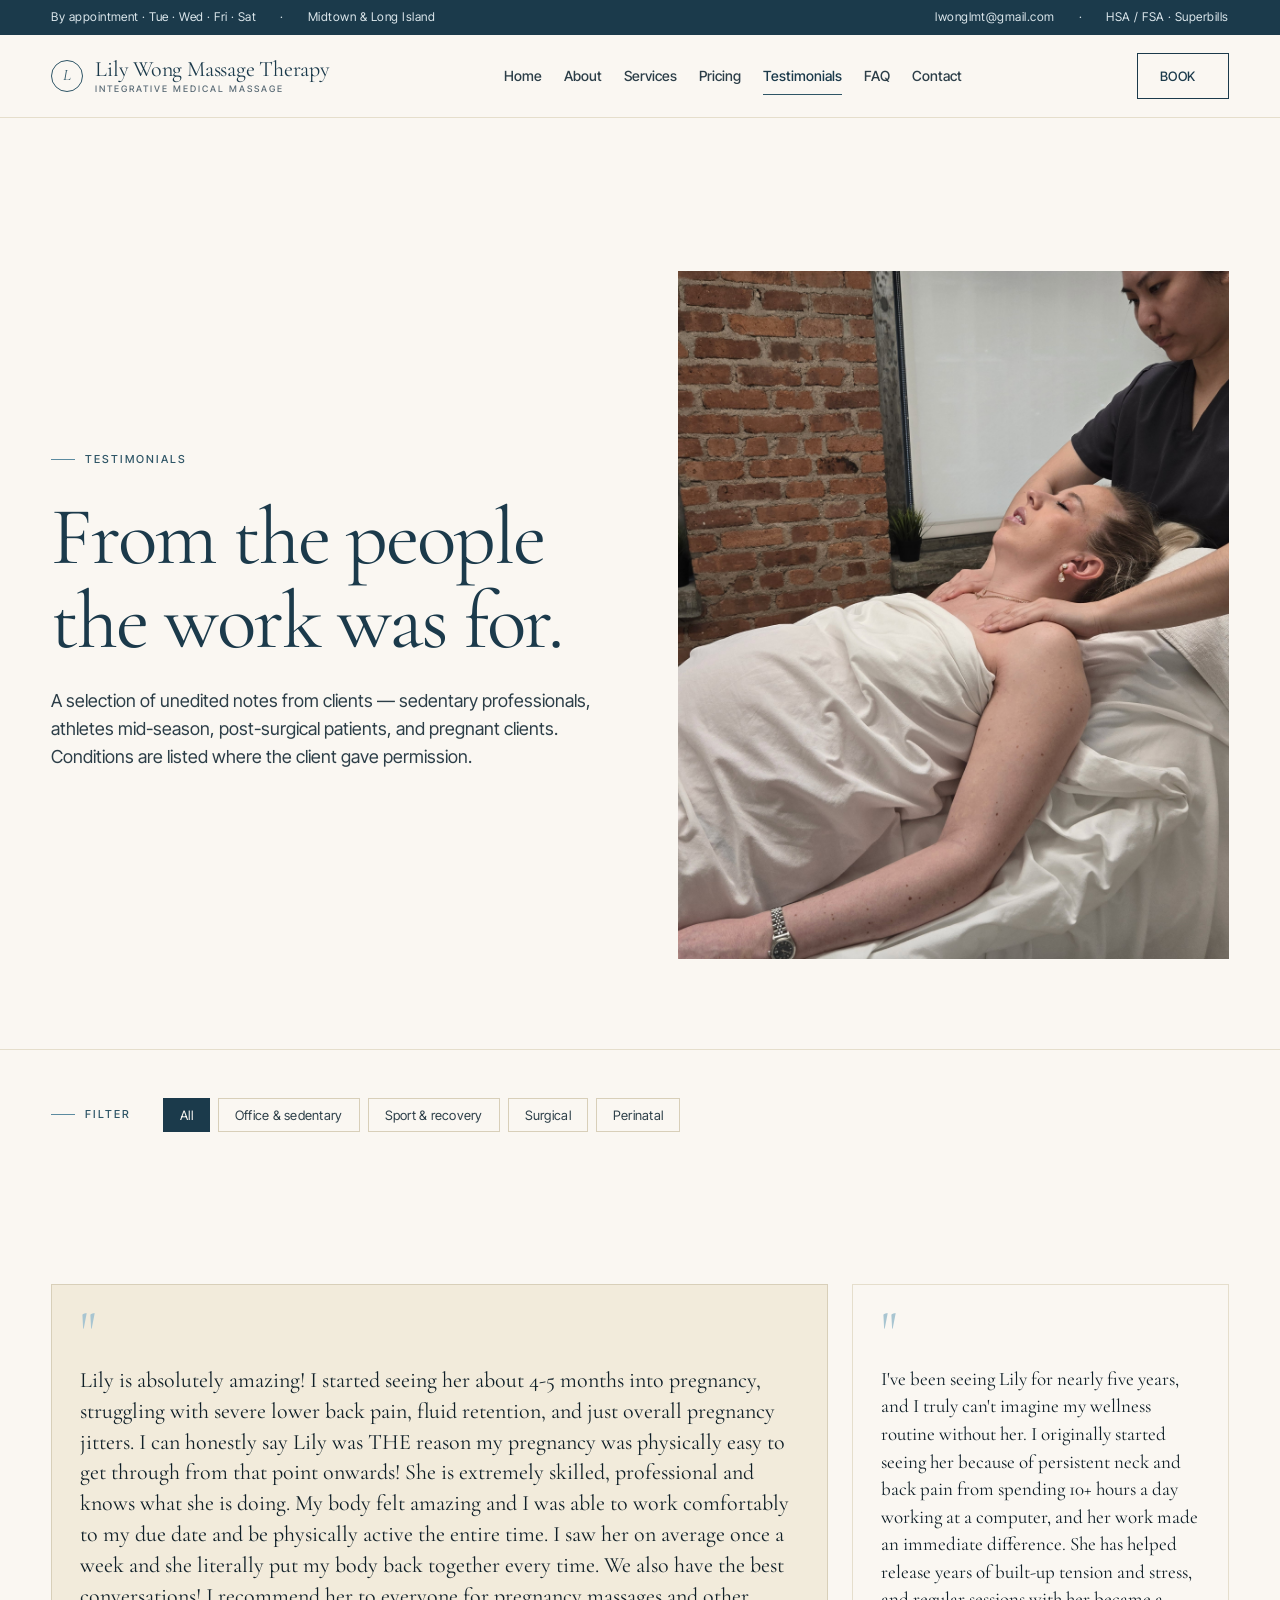
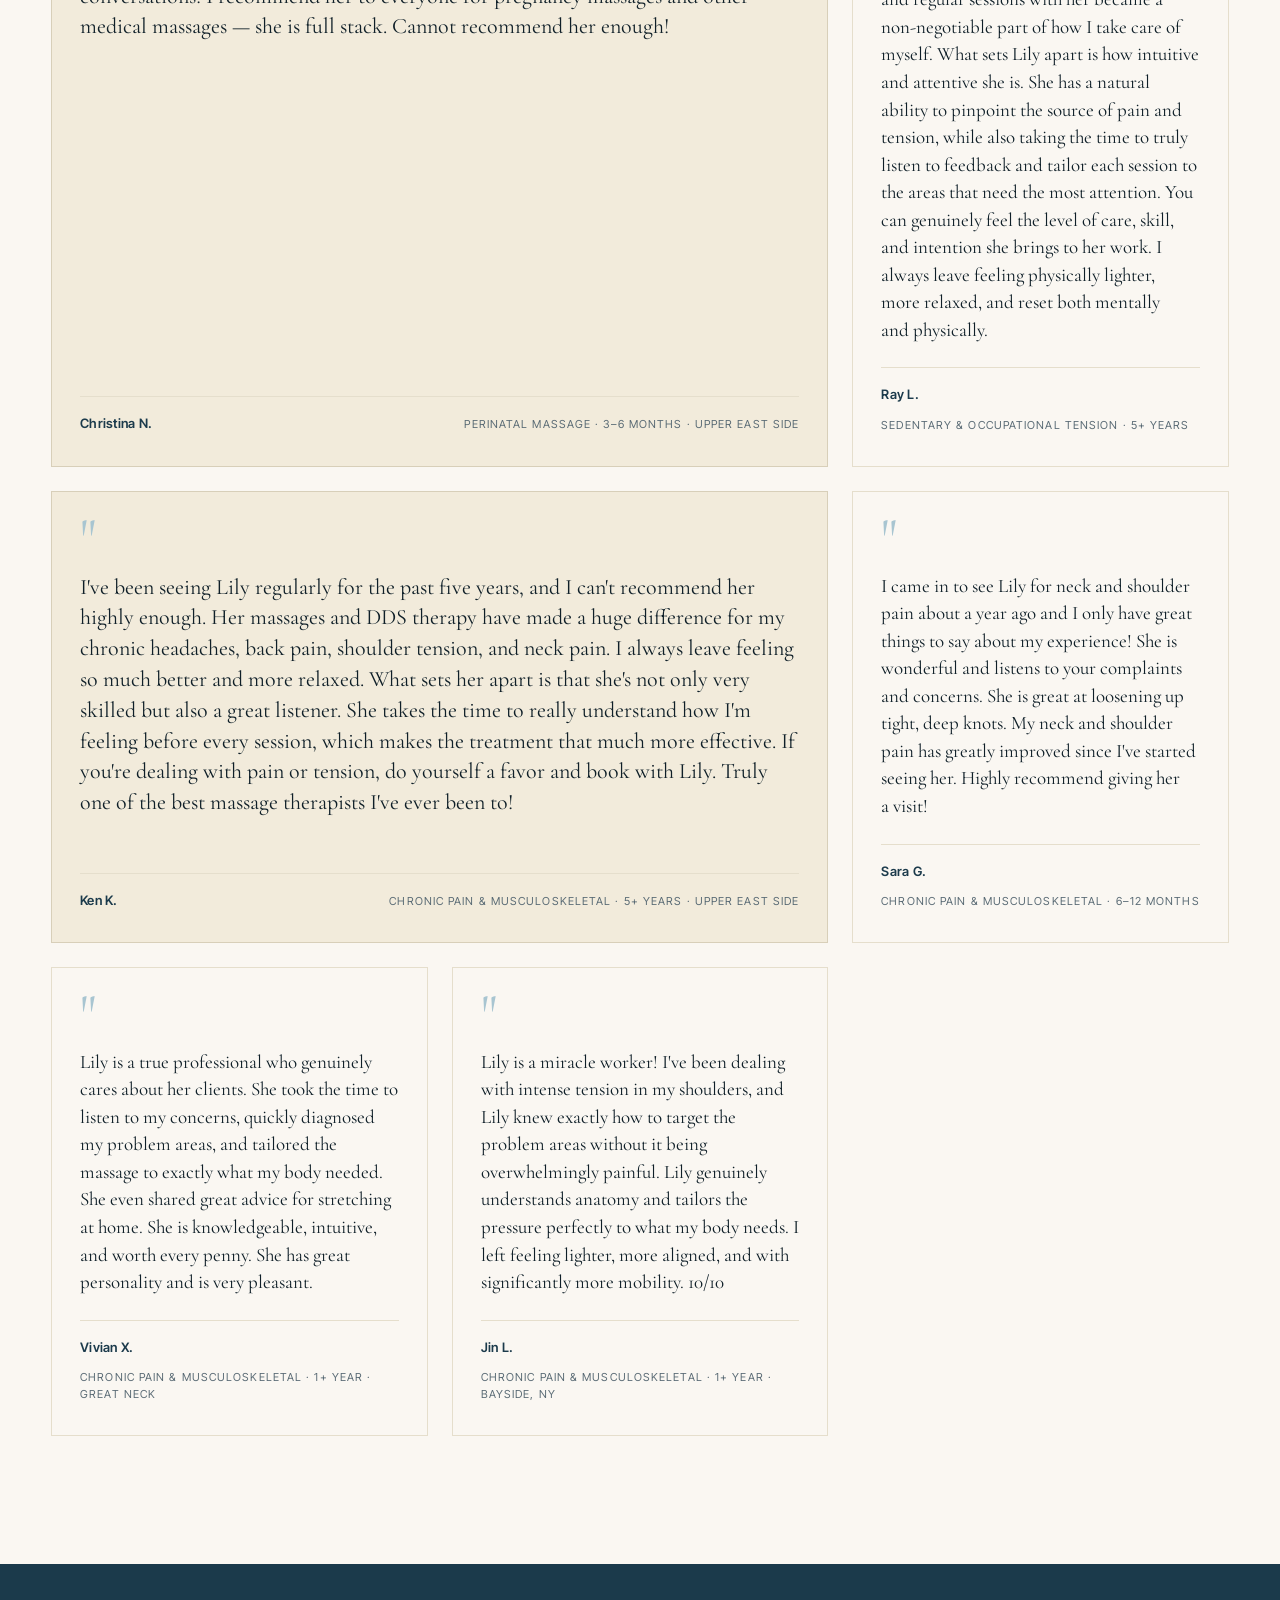
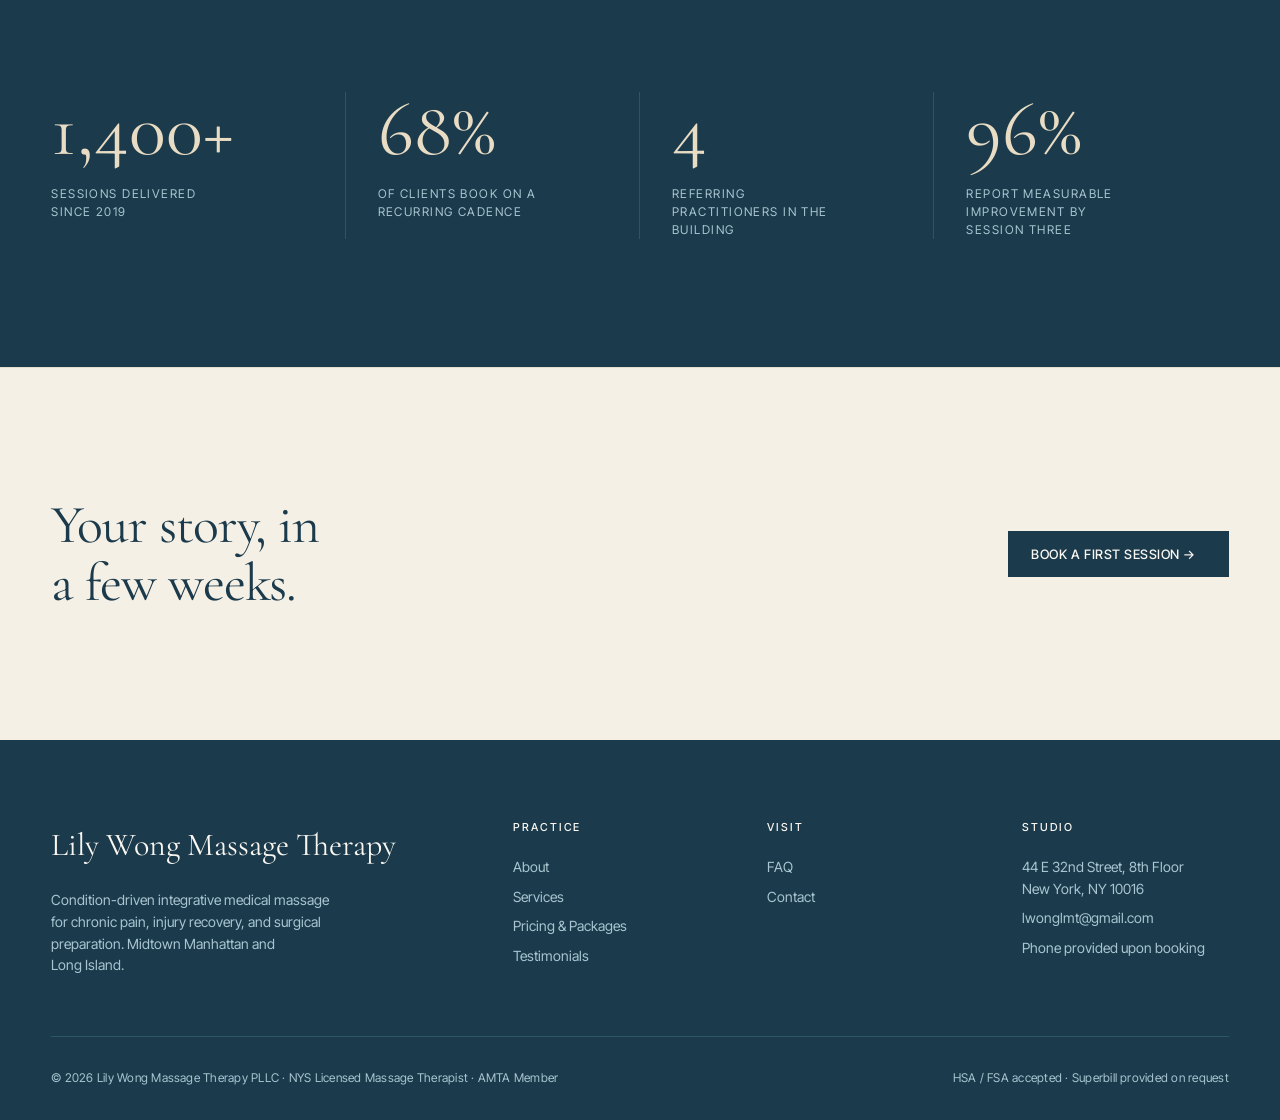
<file: testimonials.html>
<!doctype html>
<html lang="en">
<head>
<meta charset="utf-8" />
<meta name="viewport" content="width=device-width, initial-scale=1" />
<title>Testimonials — Lily Wong Massage Therapy</title>
<link rel="preconnect" href="https://fonts.googleapis.com" />
<link rel="preconnect" href="https://fonts.gstatic.com" crossorigin />
<link href="https://fonts.googleapis.com/css2?family=Cormorant+Garamond:ital,wght@0,400;0,500;1,400&family=Inter+Tight:wght@400;500;600&family=JetBrains+Mono:wght@400;500&display=swap" rel="stylesheet" />
<link rel="stylesheet" href="styles.css" />
</head>
<body data-page="testimonials">
<div data-include="nav"></div>

<header class="page-header testimonials-header" data-screen-label="05 Testimonials — Header">
  <div class="container">
    <div class="testimonials-header-grid">
      <div class="testimonials-header-copy">
        <span class="eyebrow">Testimonials</span>
        <h1>From the people the work was for.</h1>
        <p class="lead">A selection of unedited notes from clients — sedentary professionals, athletes mid-season, post-surgical patients, and pregnant clients. Conditions are listed where the client gave permission.</p>
      </div>
      <figure class="testimonials-header-photo">
        <img src="images/20260307_115019.jpg" alt="Lily performing therapeutic shoulder and neck work on a client in the treatment room" />
      </figure>
    </div>
  </div>
  <style>
    .testimonials-header-grid {
      display: grid;
      grid-template-columns: 1fr 1fr;
      gap: clamp(40px, 6vw, 96px);
      align-items: center;
    }
    .testimonials-header-copy .eyebrow { margin-bottom: 28px; }
    .testimonials-header-copy h1 { margin-bottom: 24px; }
    .testimonials-header-photo { margin: 0; }
    .testimonials-header-photo img {
      width: 100%;
      aspect-ratio: 4/5;
      object-fit: cover;
      object-position: center top;
      filter: saturate(0.88);
      display: block;
    }
    @media (max-width: 880px) {
      .testimonials-header-grid { grid-template-columns: 1fr; gap: 32px; }
      .testimonials-header-photo img { aspect-ratio: 3/2; }
    }
  </style>
</header>

<!-- Filter tabs (decorative) -->
<section class="section" style="padding-top: 48px;">
  <div class="container">
    <div class="filter-row">
      <span class="eyebrow">Filter</span>
      <div class="filter-tabs">
        <button class="filter-tab active" data-filter="all">All</button>
        <button class="filter-tab" data-filter="office">Office &amp; sedentary</button>
        <button class="filter-tab" data-filter="sport">Sport &amp; recovery</button>
        <button class="filter-tab" data-filter="surgical">Surgical</button>
        <button class="filter-tab" data-filter="perinatal">Perinatal</button>
      </div>
    </div>
  </div>
</section>

<!-- Quote grid -->
<section class="section" style="padding-top: 24px;">
  <div class="container">
    <div class="quote-grid">

  <article class="qcard featured" data-cat="perinatal">
  <div class="qmark">"</div>
  <p>Lily is absolutely amazing! I started seeing her about 4-5 months into pregnancy, struggling with severe lower back pain, fluid retention, and just overall pregnancy jitters. I can honestly say Lily was THE reason my pregnancy was physically easy to get through from that point onwards! She is extremely skilled, professional and knows what she is doing. My body felt amazing and I was able to work comfortably to my due date and be physically active the entire time. I saw her on average once a week and she literally put my body back together every time. We also have the best conversations! I recommend her to everyone for pregnancy massages and other medical massages — she is full stack. Cannot recommend her enough!</p>
  <footer><strong>Christina N.</strong><span>Perinatal massage · 3–6 months · Upper East Side</span></footer>
</article>

<article class="qcard featured" data-cat="office">
  <div class="qmark">"</div>
  <p>I've been seeing Lily regularly for the past five years, and I can't recommend her highly enough. Her massages and DDS therapy have made a huge difference for my chronic headaches, back pain, shoulder tension, and neck pain. I always leave feeling so much better and more relaxed. What sets her apart is that she's not only very skilled but also a great listener. She takes the time to really understand how I'm feeling before every session, which makes the treatment that much more effective. If you're dealing with pain or tension, do yourself a favor and book with Lily. Truly one of the best massage therapists I've ever been to!</p>
  <footer><strong>Ken K.</strong><span>Chronic pain &amp; musculoskeletal · 5+ years · Upper East Side</span></footer>
</article>

<article class="qcard" data-cat="office">
  <div class="qmark">"</div>
  <p>I've been seeing Lily for nearly five years, and I truly can't imagine my wellness routine without her. I originally started seeing her because of persistent neck and back pain from spending 10+ hours a day working at a computer, and her work made an immediate difference. She has helped release years of built-up tension and stress, and regular sessions with her became a non-negotiable part of how I take care of myself. What sets Lily apart is how intuitive and attentive she is. She has a natural ability to pinpoint the source of pain and tension, while also taking the time to truly listen to feedback and tailor each session to the areas that need the most attention. You can genuinely feel the level of care, skill, and intention she brings to her work. I always leave feeling physically lighter, more relaxed, and reset both mentally and physically.</p>
  <footer><strong>Ray L.</strong><span>Sedentary &amp; occupational tension · 5+ years</span></footer>
</article>

<article class="qcard" data-cat="office">
  <div class="qmark">"</div>
  <p>I came in to see Lily for neck and shoulder pain about a year ago and I only have great things to say about my experience! She is wonderful and listens to your complaints and concerns. She is great at loosening up tight, deep knots. My neck and shoulder pain has greatly improved since I've started seeing her. Highly recommend giving her a visit!</p>
  <footer><strong>Sara G.</strong><span>Chronic pain &amp; musculoskeletal · 6–12 months</span></footer>
</article>

<article class="qcard" data-cat="office">
  <div class="qmark">"</div>
  <p>Lily is a true professional who genuinely cares about her clients. She took the time to listen to my concerns, quickly diagnosed my problem areas, and tailored the massage to exactly what my body needed. She even shared great advice for stretching at home. She is knowledgeable, intuitive, and worth every penny. She has great personality and is very pleasant.</p>
  <footer><strong>Vivian X.</strong><span>Chronic pain &amp; musculoskeletal · 1+ year · Great Neck</span></footer>
</article>

<article class="qcard" data-cat="office">
  <div class="qmark">"</div>
  <p>Lily is a miracle worker! I've been dealing with intense tension in my shoulders, and Lily knew exactly how to target the problem areas without it being overwhelmingly painful. Lily genuinely understands anatomy and tailors the pressure perfectly to what my body needs. I left feeling lighter, more aligned, and with significantly more mobility. 10/10</p>
  <footer><strong>Jin L.</strong><span>Chronic pain &amp; musculoskeletal · 1+ year · Bayside, NY</span></footer>
</article>

    </div>
  </div>
</section>

<!-- Numbers band -->
<section class="section section--steel">
  <div class="container">
    <div class="numbers-grid">
      <div>
        <span class="num-big">1,400+</span>
        <span class="num-cap">Sessions delivered since 2019</span>
      </div>
      <div>
        <span class="num-big">68%</span>
        <span class="num-cap">Of clients book on a recurring cadence</span>
      </div>
      <div>
        <span class="num-big">4</span>
        <span class="num-cap">Referring practitioners in the building</span>
      </div>
      <div>
        <span class="num-big">96%</span>
        <span class="num-cap">Report measurable improvement by session three</span>
      </div>
    </div>
  </div>
</section>

<!-- CTA -->
<section class="section cta-band">
  <div class="container cta-inner">
    <h2>Your story, in a few weeks.</h2>
    <a href="contact.html" class="btn">Book a first session →</a>
  </div>
</section>

<div data-include="footer"></div>

<style>
  .filter-row { display: flex; align-items: center; gap: 32px; flex-wrap: wrap; }
  .filter-tabs { display: flex; gap: 8px; flex-wrap: wrap; }
  .filter-tab {
    font-family: var(--font-body);
    font-size: 13px;
    color: var(--ink-soft);
    background: transparent;
    border: 1px solid var(--rule);
    padding: 8px 16px;
    cursor: pointer;
    letter-spacing: 0.02em;
    transition: all 0.18s;
  }
  .filter-tab:hover { border-color: var(--steel-700); color: var(--steel-900); }
  .filter-tab.active { background: var(--steel-900); border-color: var(--steel-900); color: var(--paper); }

  .quote-grid { display: grid; grid-template-columns: repeat(3, 1fr); gap: 24px; grid-auto-flow: dense; }
  .qcard {
    background: var(--paper);
    border: 1px solid var(--rule-soft);
    padding: 32px 28px;
    display: flex;
    flex-direction: column;
    gap: 24px;
    transition: border-color 0.2s, transform 0.2s;
  }
  .qcard:hover { border-color: var(--steel-500); }
  .qcard.featured {
    grid-column: span 2;
    background: var(--cream-soft);
    border-color: var(--rule);
  }
  .qcard.featured p { font-size: 22px; line-height: 1.4; }
  .qmark {
    font-family: var(--font-display);
    font-size: 56px;
    color: var(--steel-300);
    line-height: 0.5;
    height: 24px;
  }
  .qcard p {
    font-family: var(--font-display);
    font-size: 19px;
    line-height: 1.45;
    color: var(--ink);
    margin: 0;
    flex-grow: 1;
  }
  .qcard p em { font-style: italic; color: var(--steel-700); }
  .qcard footer {
    border-top: 1px solid var(--rule-soft);
    padding-top: 16px;
    display: flex;
    justify-content: space-between;
    align-items: baseline;
    gap: 12px;
    flex-wrap: wrap;
  }
  .qcard strong { font-family: var(--font-body); font-size: 13px; font-weight: 600; color: var(--steel-900); letter-spacing: 0.02em; }
  .qcard footer span { font-size: 11px; letter-spacing: 0.1em; text-transform: uppercase; color: var(--ink-mute); }

  @media (max-width: 980px) {
    .quote-grid { grid-template-columns: 1fr 1fr; }
    .qcard.featured { grid-column: span 2; }
  }
  @media (max-width: 600px) {
    .quote-grid { grid-template-columns: 1fr; }
    .qcard.featured { grid-column: span 1; }
  }

  .numbers-grid { display: grid; grid-template-columns: repeat(4, 1fr); gap: 0; }
  .numbers-grid > div { padding: 0 32px; border-right: 1px solid var(--steel-700); }
  .numbers-grid > div:first-child { padding-left: 0; }
  .numbers-grid > div:last-child { border-right: 0; padding-right: 0; }
  .num-big {
    font-family: var(--font-display);
    font-size: clamp(48px, 6vw, 80px);
    line-height: 1;
    color: var(--cream);
    display: block;
    margin-bottom: 16px;
  }
  .num-cap {
    font-size: 12px;
    letter-spacing: 0.12em;
    text-transform: uppercase;
    color: var(--steel-300);
    line-height: 1.5;
    display: block;
    max-width: 26ch;
  }
  @media (max-width: 880px) {
    .numbers-grid { grid-template-columns: 1fr 1fr; row-gap: 48px; }
    .numbers-grid > div:nth-child(2) { border-right: 0; padding-right: 0; }
    .numbers-grid > div:nth-child(3) { padding-left: 0; }
  }

  .cta-band { background: var(--paper-warm); border-top: 1px solid var(--rule-soft); }
  .cta-inner { display: flex; justify-content: space-between; align-items: center; gap: 40px; flex-wrap: wrap; }
  .cta-inner h2 { max-width: 16ch; }
</style>

<script>
  // Filter tabs
  document.querySelectorAll('.filter-tab').forEach(btn => {
    btn.addEventListener('click', () => {
      document.querySelectorAll('.filter-tab').forEach(b => b.classList.remove('active'));
      btn.classList.add('active');
      const filter = btn.dataset.filter;
      document.querySelectorAll('.qcard').forEach(c => {
        c.style.display = (filter === 'all' || c.dataset.cat === filter) ? '' : 'none';
      });
    });
  });
</script>
<script src="chrome.js"></script>
</body>
</html>
</file>
<file: styles.css>
/* ============================================
   Atelier Massage Therapy — shared styles
   ============================================ */

:root {
  /* Palette — blue steel + warm cream */
  --ink: #0F1F28;
  --ink-soft: #2C3E48;
  --ink-mute: #5A6B75;
  --steel-900: #1B3A4B;
  --steel-700: #2E5566;
  --steel-500: #5B8BA0;
  --steel-300: #A8C5D1;
  --steel-100: #DCE7EC;
  --steel-50:  #EEF3F5;
  --cream: #E8DCC4;
  --cream-soft: #F2EBDB;
  --paper: #FAF7F2;
  --paper-warm: #F5F0E6;
  --rule: #D8CFB9;
  --rule-soft: #E5DECC;

  --font-display: "Cormorant Garamond", "Source Serif Pro", Georgia, serif;
  --font-body: "Inter Tight", "Inter", -apple-system, system-ui, sans-serif;
  --font-mono: "JetBrains Mono", ui-monospace, monospace;

  --max: 1280px;
  --gutter: clamp(20px, 4vw, 56px);
}

* { box-sizing: border-box; }

html, body {
  margin: 0;
  padding: 0;
  background: var(--paper);
  color: var(--ink);
  font-family: var(--font-body);
  font-size: 16px;
  line-height: 1.55;
  -webkit-font-smoothing: antialiased;
  text-rendering: optimizeLegibility;
}

img { max-width: 100%; display: block; }
a { color: inherit; text-decoration: none; }

/* ----- Type scale ----- */
.eyebrow {
  font-family: var(--font-body);
  font-size: 11px;
  font-weight: 500;
  letter-spacing: 0.18em;
  text-transform: uppercase;
  color: var(--steel-700);
  display: inline-flex;
  align-items: center;
  gap: 10px;
}
.eyebrow::before {
  content: "";
  width: 24px;
  height: 1px;
  background: var(--steel-500);
  display: inline-block;
}

h1, h2, h3, h4 {
  font-family: var(--font-display);
  font-weight: 400;
  letter-spacing: -0.01em;
  color: var(--steel-900);
  margin: 0;
  text-wrap: balance;
}

h1 { font-size: clamp(44px, 6.4vw, 88px); line-height: 1.02; letter-spacing: -0.025em; }
h2 { font-size: clamp(32px, 4.2vw, 56px); line-height: 1.08; letter-spacing: -0.02em; }
h3 { font-size: clamp(22px, 2.4vw, 30px); line-height: 1.2; }
h4 { font-size: 18px; line-height: 1.3; font-family: var(--font-body); font-weight: 500; letter-spacing: 0; }

p { margin: 0 0 1em 0; text-wrap: pretty; }
p.lead {
  font-size: clamp(17px, 1.4vw, 20px);
  line-height: 1.55;
  color: var(--ink-soft);
  max-width: 56ch;
}

.serif-italic { font-family: var(--font-display); font-style: italic; font-weight: 400; }

hr.rule {
  border: 0;
  border-top: 1px solid var(--rule-soft);
  margin: 0;
}

/* ----- Layout primitives ----- */
.container {
  max-width: var(--max);
  margin: 0 auto;
  padding: 0 var(--gutter);
}

.section {
  padding: clamp(72px, 10vw, 140px) 0;
}

.section--cream { background: var(--cream-soft); }
.section--steel { background: var(--steel-900); color: var(--paper); }
.section--steel h1, .section--steel h2, .section--steel h3 { color: var(--paper); }
.section--steel .eyebrow { color: var(--cream); }
.section--steel .eyebrow::before { background: var(--cream); }

.grid { display: grid; gap: 48px; }
.grid-2 { grid-template-columns: 1fr 1fr; }
.grid-3 { grid-template-columns: repeat(3, 1fr); }
.grid-4 { grid-template-columns: repeat(4, 1fr); }
.grid-12 { grid-template-columns: repeat(12, 1fr); gap: 24px; }

@media (max-width: 880px) {
  .grid-2, .grid-3, .grid-4 { grid-template-columns: 1fr; }
  .grid-12 { grid-template-columns: repeat(6, 1fr); }
}

/* ----- Top nav ----- */
.topbar {
  background: var(--steel-900);
  color: var(--steel-100);
  font-size: 12px;
  letter-spacing: 0.04em;
}
.topbar-inner {
  display: flex;
  justify-content: space-between;
  align-items: center;
  padding: 8px var(--gutter);
  max-width: var(--max);
  margin: 0 auto;
}
.topbar-inner > div { display: flex; gap: 24px; align-items: center; }
.topbar a:hover { color: var(--cream); }

.nav {
  position: sticky;
  top: 0;
  z-index: 50;
  background: rgba(250, 247, 242, 0.92);
  backdrop-filter: saturate(140%) blur(10px);
  -webkit-backdrop-filter: saturate(140%) blur(10px);
  border-bottom: 1px solid var(--rule-soft);
}
.nav-inner {
  display: flex;
  align-items: center;
  justify-content: space-between;
  padding: 18px var(--gutter);
  max-width: var(--max);
  margin: 0 auto;
}
.brand {
  display: flex;
  align-items: center;
  gap: 12px;
  font-family: var(--font-display);
  font-size: 22px;
  letter-spacing: -0.01em;
  color: var(--steel-900);
}
.brand-mark {
  width: 32px;
  height: 32px;
  border: 1px solid var(--steel-700);
  border-radius: 50%;
  display: grid;
  place-items: center;
  color: var(--steel-700);
  font-family: var(--font-display);
  font-size: 16px;
  font-style: italic;
}
.brand { white-space: nowrap; flex-shrink: 0; }
.brand-name { line-height: 1; white-space: nowrap; }
.nav-inner .btn { white-space: nowrap; flex-shrink: 0; }
.brand-name-short { display: none; }
.brand-name small {
  display: block;
  font-family: var(--font-body);
  font-size: 9px;
  letter-spacing: 0.22em;
  text-transform: uppercase;
  color: var(--ink-mute);
  margin-top: 4px;
  font-weight: 500;
}

.nav-links {
  display: flex;
  gap: 22px;
  align-items: center;
  font-size: 14px;
  font-weight: 500;
  color: var(--ink-soft);
}
.nav-links a {
  position: relative;
  padding: 6px 0;
  transition: color 0.15s;
}
.nav-links a:hover { color: var(--steel-900); }
.nav-links a.active { color: var(--steel-900); }
.nav-links a.active::after {
  content: "";
  position: absolute;
  left: 0;
  right: 0;
  bottom: -2px;
  height: 1px;
  background: var(--steel-700);
}

.btn {
  display: inline-flex;
  align-items: center;
  gap: 10px;
  padding: 12px 22px;
  font-family: var(--font-body);
  font-size: 13px;
  font-weight: 500;
  letter-spacing: 0.04em;
  text-transform: uppercase;
  border: 1px solid var(--steel-900);
  background: var(--steel-900);
  color: var(--paper);
  cursor: pointer;
  transition: all 0.18s ease;
}
.btn:hover { background: var(--ink); border-color: var(--ink); }
.btn-ghost {
  background: transparent;
  color: var(--steel-900);
}
.btn-ghost:hover { background: var(--steel-900); color: var(--paper); }
.btn-cream {
  background: var(--cream);
  color: var(--steel-900);
  border-color: var(--cream);
}
.btn-cream:hover { background: var(--steel-900); color: var(--cream); border-color: var(--steel-900); }
.btn::after { content: ""; }

.nav-actions {
  display: flex;
  align-items: center;
  gap: 14px;
}

.nav-toggle {
  display: none;
  align-items: center;
  justify-content: center;
  background: none;
  border: 0;
  padding: 6px;
  margin: 0;
  cursor: pointer;
  color: var(--steel-900);
  flex-shrink: 0;
}
.nav-toggle svg { display: block; }

@media (max-width: 1100px) {
  .topbar { display: none; }
  .nav-toggle { display: inline-flex; }

  /* Dark steel header on mobile — mirrors the desktop topbar/footer
     so the header stands out against the light hero. */
  .nav {
    background: rgba(27, 58, 75, 0.96); /* --steel-900 */
    border-bottom: 1px solid var(--steel-700);
  }
  .brand,
  .brand-name { color: var(--paper); }
  .brand-mark {
    border-color: var(--steel-300);
    color: var(--cream);
  }
  .brand-name small { color: var(--steel-300); }
  .nav-toggle { color: var(--paper); }
  .nav-inner .btn-ghost {
    border-color: var(--cream);
    color: var(--cream);
  }
  .nav-inner .btn-ghost:hover {
    background: var(--cream);
    color: var(--steel-900);
  }

  .nav-links {
    display: none;
    position: absolute;
    top: 100%;
    left: 0;
    right: 0;
    flex-direction: column;
    align-items: stretch;
    gap: 0;
    background: var(--steel-900);
    border-bottom: 1px solid var(--steel-700);
    padding: 4px var(--gutter) 16px;
    color: var(--steel-100);
  }
  .nav-links a { padding: 12px 0; }
  .nav-links a:hover { color: var(--cream); }
  .nav-links a.active { color: var(--cream); }
  .nav-links a.active::after { background: var(--cream); }
  .nav.nav-open .nav-links { display: flex; }
}

/* Mobile welcome band — slim cream strip under the header */
.topbar-mobile { display: none; }
@media (max-width: 1100px) {
  .topbar-mobile {
    display: block;
    background: var(--cream-soft);
    color: var(--steel-700);
    font-size: 11px;
    font-weight: 500;
    letter-spacing: 0.09em;
    text-transform: uppercase;
    text-align: center;
    padding: 9px var(--gutter);
    border-bottom: 1px solid var(--rule);
  }
}

/* Phone-width nav: shrink brand text and CTA so the menu button
   never gets pushed off-screen on narrow devices. */
@media (max-width: 560px) {
  .brand-name-full { display: none; }
  .brand-name-short { display: inline; }
  .brand-name small { display: none; }
  .nav-inner .btn { padding: 10px 14px; font-size: 11px; }
  .nav-inner { padding-top: 14px; padding-bottom: 14px; }
  .nav-actions { gap: 10px; }
}

/* ----- Footer ----- */
.footer {
  background: var(--steel-900);
  color: var(--steel-100);
  padding: 80px 0 32px;
  margin-top: 0;
}
.footer h4 {
  color: var(--paper);
  font-family: var(--font-body);
  font-size: 11px;
  font-weight: 500;
  letter-spacing: 0.18em;
  text-transform: uppercase;
  margin-bottom: 18px;
}
.footer a { display: block; padding: 4px 0; color: var(--steel-300); font-size: 14px; }
.footer a:hover { color: var(--cream); }
.footer p { display: block; padding: 4px 0; margin: 0; color: var(--steel-300); font-size: 14px; }
.footer-grid {
  display: grid;
  grid-template-columns: 2fr 1fr 1fr 1fr;
  gap: 48px;
  padding-bottom: 56px;
  border-bottom: 1px solid var(--steel-700);
}
.footer-brand { font-family: var(--font-display); font-size: 32px; color: var(--paper); margin-bottom: 16px; }
.footer-brand-tag { font-size: 14px; color: var(--steel-300); max-width: 36ch; }
.footer-bottom {
  display: flex;
  justify-content: space-between;
  align-items: center;
  padding-top: 32px;
  font-size: 12px;
  color: var(--steel-300);
  letter-spacing: 0.02em;
}
@media (max-width: 880px) {
  .footer-grid { grid-template-columns: 1fr 1fr; }
}

/* ----- Hero patterns ----- */
.page-header {
  padding: clamp(80px, 12vw, 160px) 0 clamp(56px, 7vw, 96px);
  border-bottom: 1px solid var(--rule-soft);
}
.page-header .eyebrow { margin-bottom: 28px; }
.page-header h1 { max-width: 16ch; margin-bottom: 24px; }
.page-header .lead { max-width: 60ch; }

/* ----- Card ----- */
.card {
  background: var(--paper);
  border: 1px solid var(--rule-soft);
  padding: 36px;
  transition: border-color 0.2s, transform 0.2s;
}
.card:hover { border-color: var(--steel-500); }
.card-num {
  font-family: var(--font-mono);
  font-size: 11px;
  letter-spacing: 0.1em;
  color: var(--steel-500);
  margin-bottom: 24px;
  display: block;
}

/* ----- Image placeholders ----- */
.img-block {
  background: var(--steel-100);
  position: relative;
  overflow: hidden;
}
.img-block::before {
  content: "";
  position: absolute;
  inset: 0;
  background:
    linear-gradient(135deg, rgba(27,58,75,0.18), rgba(168,197,209,0.05) 60%),
    radial-gradient(ellipse at 30% 30%, rgba(232,220,196,0.5), transparent 60%);
}
.img-block.tall { aspect-ratio: 3/4; }
.img-block.wide { aspect-ratio: 16/9; }
.img-block.square { aspect-ratio: 1/1; }

/* Fine details */
.dot {
  display: inline-block;
  width: 4px;
  height: 4px;
  background: var(--steel-500);
  border-radius: 50%;
  vertical-align: middle;
  margin: 0 8px;
}

.tag {
  display: inline-block;
  font-size: 11px;
  letter-spacing: 0.12em;
  text-transform: uppercase;
  color: var(--steel-700);
  border: 1px solid var(--steel-300);
  padding: 4px 10px;
  background: var(--paper);
}

/* Numbered list */
.numbered { counter-reset: num; list-style: none; padding: 0; }
.numbered li {
  counter-increment: num;
  padding: 24px 0 24px 56px;
  border-top: 1px solid var(--rule-soft);
  position: relative;
}
.numbered li::before {
  content: "0" counter(num);
  position: absolute;
  left: 0;
  top: 28px;
  font-family: var(--font-mono);
  font-size: 12px;
  color: var(--steel-500);
  letter-spacing: 0.08em;
}
.numbered li:last-child { border-bottom: 1px solid var(--rule-soft); }

/* Marquee strip */
.strip {
  border-top: 1px solid var(--rule-soft);
  border-bottom: 1px solid var(--rule-soft);
  padding: 18px 0;
  background: var(--paper-warm);
  overflow: hidden;
  font-family: var(--font-display);
  font-style: italic;
  font-size: 22px;
  color: var(--steel-700);
  white-space: nowrap;
  letter-spacing: 0.01em;
}
.strip-track { display: flex; gap: 48px; animation: drift 40s linear infinite; }
.strip span { display: inline-flex; align-items: center; gap: 48px; }
@keyframes drift {
  from { transform: translateX(0); }
  to { transform: translateX(-50%); }
}

/* Subtle entrance */
@media (prefers-reduced-motion: no-preference) {
  .reveal { opacity: 0; transform: translateY(12px); transition: opacity 0.7s ease, transform 0.7s ease; }
  .reveal.in { opacity: 1; transform: translateY(0); }
  .reveal-hero { transform: translateY(26px); transition-duration: 0.9s; }
}

/* Anatomical accent (simple SVG drawn inline) */
.accent-line {
  display: block;
  width: 100%;
  height: 1px;
  background: linear-gradient(to right, transparent, var(--steel-500) 20%, var(--steel-500) 80%, transparent);
  opacity: 0.5;
  margin: 48px 0;
}

/* Form */
.field {
  display: flex;
  flex-direction: column;
  gap: 8px;
  margin-bottom: 20px;
}
.field label {
  font-size: 11px;
  letter-spacing: 0.16em;
  text-transform: uppercase;
  color: var(--steel-700);
  font-weight: 500;
}
.field input, .field textarea, .field select {
  font-family: var(--font-body);
  font-size: 16px;
  color: var(--ink);
  background: transparent;
  border: 0;
  border-bottom: 1px solid var(--rule);
  padding: 10px 0;
  outline: none;
  transition: border-color 0.18s;
}
.field input:focus, .field textarea:focus, .field select:focus {
  border-color: var(--steel-700);
}
.field textarea { resize: vertical; min-height: 110px; }
</file>
